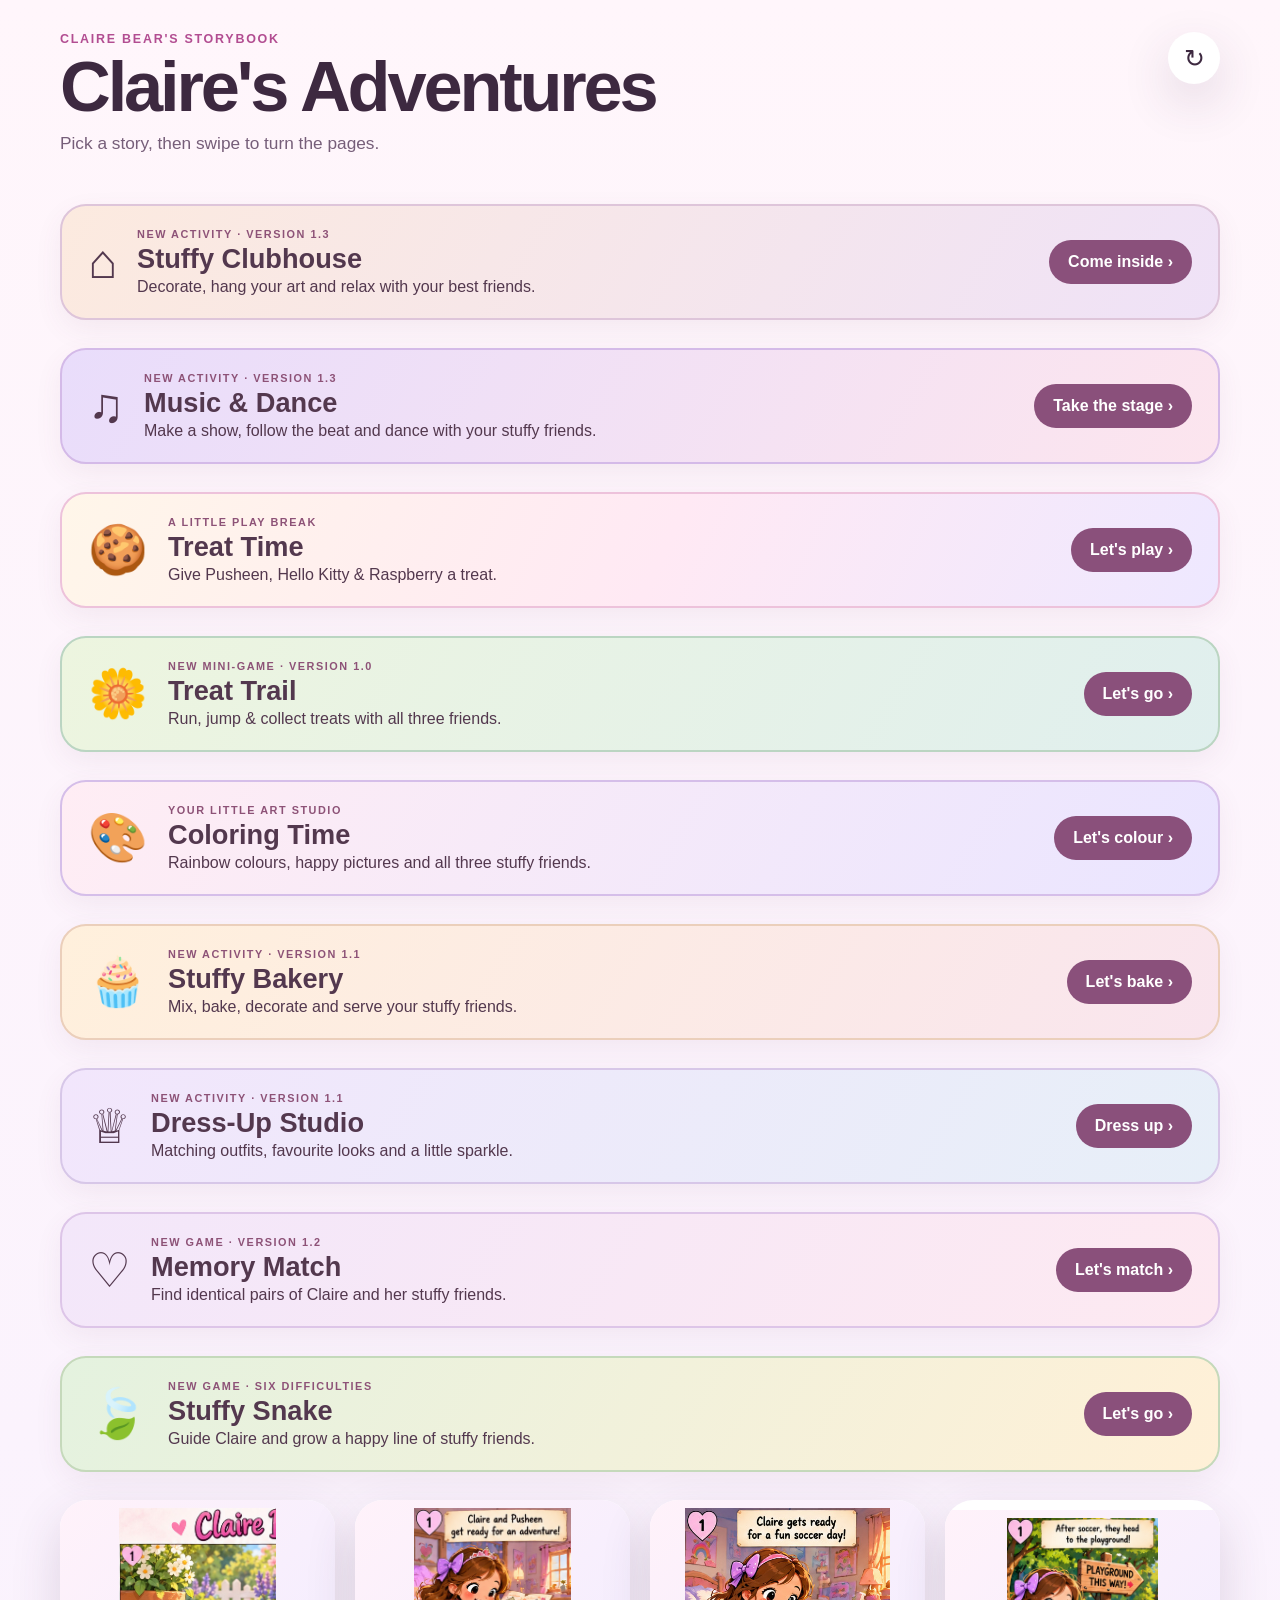
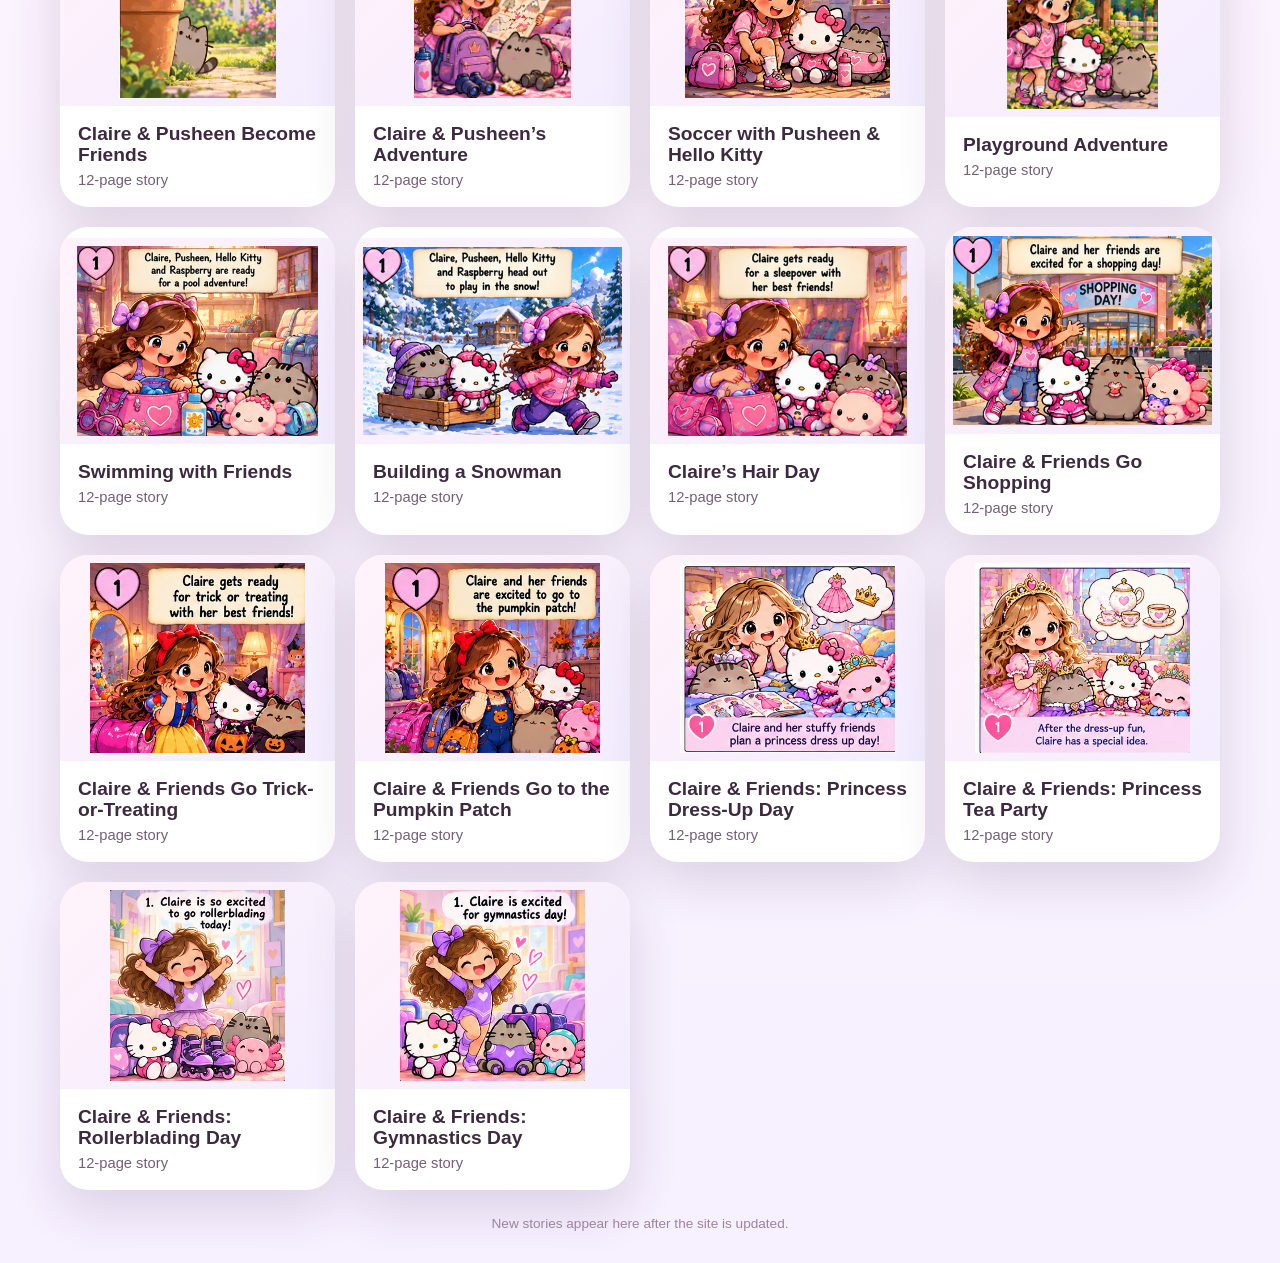
<file: index.html>
<!doctype html>
<html lang="en">
<head>
  <meta charset="utf-8" />
  <meta name="viewport" content="width=device-width,initial-scale=1,viewport-fit=cover" />
  <meta name="theme-color" content="#f5c6e8" />
  <meta name="apple-mobile-web-app-capable" content="yes" />
  <meta name="apple-mobile-web-app-status-bar-style" content="black-translucent" />
  <meta name="apple-mobile-web-app-title" content="Claire Stories" />
  <link rel="apple-touch-icon" href="apple-touch-icon.png" />
  <link rel="manifest" href="manifest.webmanifest" />
  <link rel="stylesheet" href="styles.css" />
  <link rel="stylesheet" href="treat-time.css?v=1" />
  <script src="site-update.js?v=7" defer></script>
  <title>Claire's Adventures</title>
</head>
<body>
  <main id="app" aria-live="polite">
    <section id="library" class="screen library-screen">
      <header class="library-header">
        <div>
          <p class="eyebrow">CLAIRE BEAR'S STORYBOOK</p>
          <h1>Claire's Adventures</h1>
          <p class="intro">Pick a story, then swipe to turn the pages.</p>
        </div>
        <button id="refreshBtn" class="round-btn" type="button" aria-label="Check for new stories" title="Check for new stories">↻</button>
      </header>
      <div id="status" class="status" role="status"></div>
      <a class="treat-entry" id="clubhouseLink" href="clubhouse.html" style="background:linear-gradient(120deg,#fceadf,#efe2f7);border-color:#dec5da">
        <span class="entry-cookie" aria-hidden="true">&#8962;</span>
        <span><span class="entry-label">NEW ACTIVITY &middot; VERSION 1.3</span><strong>Stuffy Clubhouse</strong><span>Decorate, hang your art and relax with your best friends.</span></span>
        <span class="entry-go">Come inside &#8250;</span>
      </a>
      <a class="treat-entry" id="musicDanceLink" href="music-dance.html" style="background:linear-gradient(120deg,#e9ddfb,#fce5ee);border-color:#d4bae8">
        <span class="entry-cookie" aria-hidden="true">&#9835;</span>
        <span><span class="entry-label">NEW ACTIVITY &middot; VERSION 1.3</span><strong>Music &amp; Dance</strong><span>Make a show, follow the beat and dance with your stuffy friends.</span></span>
        <span class="entry-go">Take the stage &#8250;</span>
      </a>
      <a class="treat-entry" id="treatTimeLink" href="treat-time.html">
        <span class="entry-cookie" aria-hidden="true">&#127850;</span>
        <span><span class="entry-label">A LITTLE PLAY BREAK</span><strong>Treat Time</strong><span>Give Pusheen, Hello Kitty &amp; Raspberry a treat.</span></span>
        <span class="entry-go">Let's play &#8250;</span>
      </a>
      <a class="treat-entry" id="treatTrailLink" href="treat-trail.html" style="background:linear-gradient(120deg,#edf5df,#e0efee);border-color:#bbd5c2">
        <span class="entry-cookie" aria-hidden="true">&#127804;</span>
        <span><span class="entry-label">NEW MINI-GAME &middot; VERSION 1.0</span><strong>Treat Trail</strong><span>Run, jump &amp; collect treats with all three friends.</span></span>
        <span class="entry-go">Let's go &#8250;</span>
      </a>
      <a class="treat-entry" id="coloringTimeLink" href="coloring-time.html" style="background:linear-gradient(120deg,#ffedf4,#eae5ff);border-color:#d5bee9">
        <span class="entry-cookie" aria-hidden="true">&#127912;</span>
        <span><span class="entry-label">YOUR LITTLE ART STUDIO</span><strong>Coloring Time</strong><span>Rainbow colours, happy pictures and all three stuffy friends.</span></span>
        <span class="entry-go">Let's colour &#8250;</span>
      </a>
      <a class="treat-entry" id="bakeryLink" href="bakery.html" style="background:linear-gradient(120deg,#fff0dc,#f9e5ee);border-color:#ebcfbb">
        <span class="entry-cookie" aria-hidden="true">&#129473;</span>
        <span><span class="entry-label">NEW ACTIVITY &middot; VERSION 1.1</span><strong>Stuffy Bakery</strong><span>Mix, bake, decorate and serve your stuffy friends.</span></span>
        <span class="entry-go">Let's bake &#8250;</span>
      </a>
      <a class="treat-entry" id="dressUpLink" href="dress-up.html" style="background:linear-gradient(120deg,#f2e6fc,#e7eff8);border-color:#d7c7e8">
        <span class="entry-cookie" aria-hidden="true">&#9813;</span>
        <span><span class="entry-label">NEW ACTIVITY &middot; VERSION 1.1</span><strong>Dress-Up Studio</strong><span>Matching outfits, favourite looks and a little sparkle.</span></span>
        <span class="entry-go">Dress up &#8250;</span>
      </a>
      <a class="treat-entry" id="memoryMatchLink" href="memory-match.html" style="background:linear-gradient(120deg,#f3e7fa,#fde9f1);border-color:#ddc5e8">
        <span class="entry-cookie" aria-hidden="true">&#9825;</span>
        <span><span class="entry-label">NEW GAME &middot; VERSION 1.2</span><strong>Memory Match</strong><span>Find identical pairs of Claire and her stuffy friends.</span></span>
        <span class="entry-go">Let's match &#8250;</span>
      </a>
      <a class="treat-entry" id="stuffySnakeLink" href="stuffy-snake.html" style="background:linear-gradient(120deg,#e4f2df,#fff0d7);border-color:#c5d9bb">
        <span class="entry-cookie" aria-hidden="true">&#127811;</span>
        <span><span class="entry-label">NEW GAME &middot; SIX DIFFICULTIES</span><strong>Stuffy Snake</strong><span>Guide Claire and grow a happy line of stuffy friends.</span></span>
        <span class="entry-go">Let's go &#8250;</span>
      </a>
      <div id="storyGrid" class="story-grid"></div>
      <footer class="library-footer">New stories appear here after the site is updated.</footer>
    </section>

    <section id="reader" class="screen reader-screen hidden" aria-label="Story reader">
      <div class="reader-topbar">
        <button id="homeBtn" class="pill-btn" type="button">‹ Stories</button>
        <div class="reader-title-wrap">
          <div id="readerTitle" class="reader-title"></div>
          <div id="pageCount" class="page-count"></div>
        </div>
        <button id="moreBtn" class="pill-btn icon-only" type="button" aria-label="Reader options">•••</button>
      </div>

      <div id="stage" class="stage" tabindex="0">
        <button id="prevBtn" class="nav-zone nav-zone-left" type="button" aria-label="Previous page">‹</button>
        <div id="pageWrap" class="page-wrap">
          <img id="pageImage" class="page-image" alt="Story page" draggable="false" />
        </div>
        <button id="nextBtn" class="nav-zone nav-zone-right" type="button" aria-label="Next page">›</button>
      </div>

      <div class="reader-bottom">
        <div id="dots" class="dots" aria-hidden="true"></div>
        <button id="againBtn" class="again-btn hidden" type="button">Read Again</button>
      </div>

      <div id="readerMenu" class="reader-menu hidden">
        <button id="fitToggle" type="button">Fill screen: Off</button>
        <button id="closeMenu" type="button">Close</button>
      </div>
    </section>
  </main>
  <script src="app.js"></script>
</body>
</html>
</file>
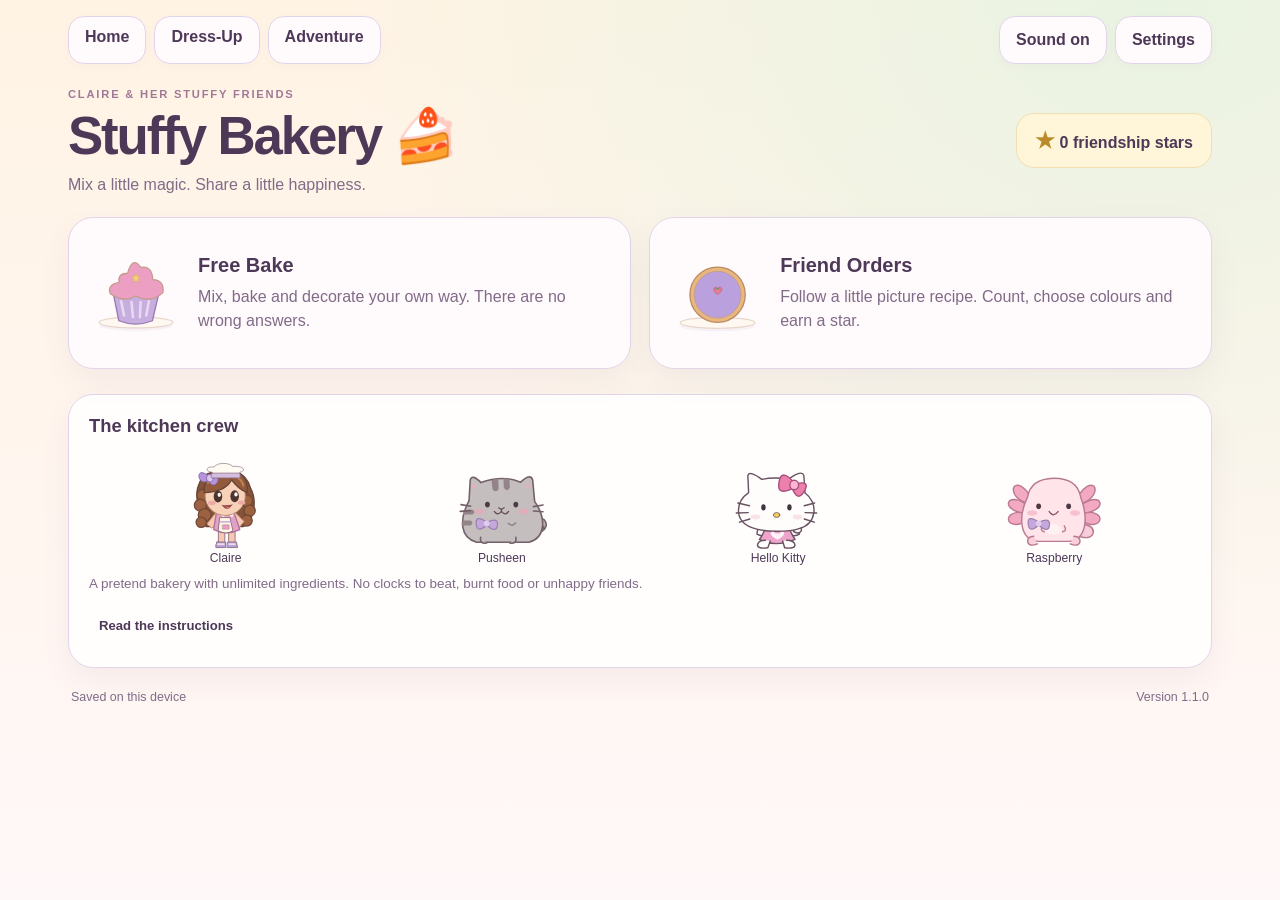
<file: bakery.html>
<!doctype html><html lang="en"><head><meta charset="utf-8"><meta name="viewport" content="width=device-width,initial-scale=1,viewport-fit=cover"><meta name="theme-color" content="#f3d8e8"><meta name="apple-mobile-web-app-capable" content="yes"><meta name="apple-mobile-web-app-title" content="Claire Adventures"><link rel="manifest" href="manifest.webmanifest"><link rel="apple-touch-icon" href="apple-touch-icon.png"><link rel="stylesheet" href="studios/style.css?v=1.1.0"><script src="site-update.js?v=6" defer></script><script type="module" src="studios/bakery.js?v=1.1.0"></script><title>Stuffy Bakery | Claire Adventures</title></head><body class="bakery"><main class="shell"><header class="topbar"><nav class="nav-links" aria-label="Activities"><a class="soft" href="./" data-leave>Home</a><a class="soft" href="dress-up.html" data-leave>Dress-Up</a><a class="soft" href="treat-trail.html" data-leave>Adventure</a></nav><div class="top-tools"><button id="soundToggle" class="soft" aria-pressed="false">Sound on</button><button id="settingsOpen" class="soft" aria-label="Sound and comfort settings">Settings</button></div></header><div class="hero"><div><span class="eyebrow">CLAIRE &amp; HER STUFFY FRIENDS</span><h1>Stuffy Bakery &#127856;</h1><p>Mix a little magic. Share a little happiness.</p></div><div class="star-bank" id="starBank" aria-live="polite"><span>&#9733;</span> <b id="starTotal">0</b> friendship stars</div></div><section id="bakeryWelcome"></section><section id="bakeryPlay" hidden><ol class="stepper" id="stepper" aria-label="Baking steps"></ol><div class="kitchen-layout"><div class="kitchen-main"><section class="kitchen-scene" id="scene"></section><section id="bakeTools"></section><div class="actions"><button id="newBake" class="soft">Change bake</button><button id="bakeryMenu" class="soft">Bakery menu</button></div></div><aside class="kitchen-side" id="kitchenSide"><section class="order-card" id="orderCard"></section><section class="friends-panel" id="friendsPanel"></section></aside></div></section><section class="panel" id="bakeAlbum" hidden style="margin-top:22px"></section><footer class="footer"><span id="studioSave" role="status">Your play saves on this device.</span><span id="offlineStatus">Version 1.1.0</span></footer><noscript><p>Please enable JavaScript to play. <a href="./">Back to stories</a></p></noscript></main></body></html>
</file>
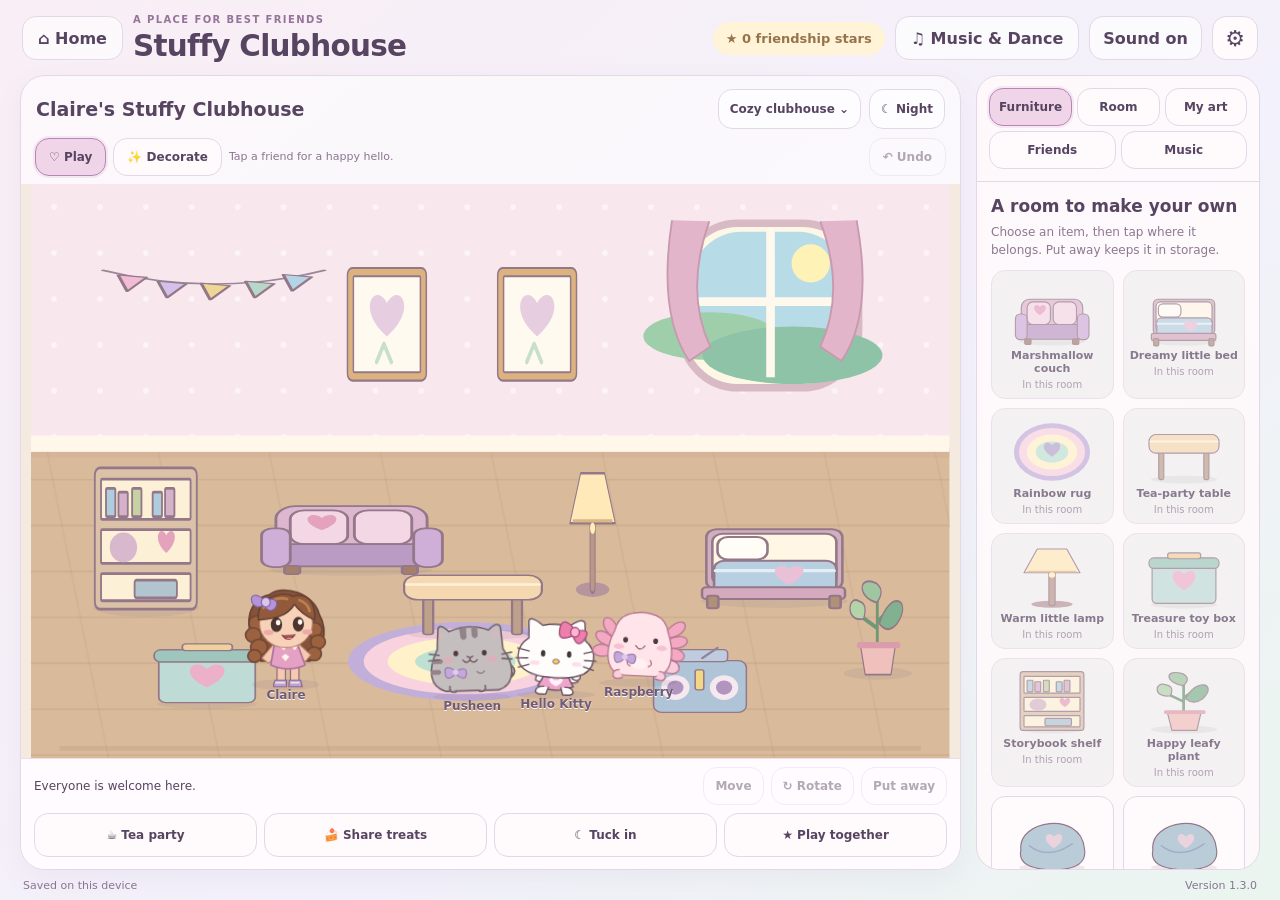
<file: clubhouse.html>
<!doctype html><html lang="en"><head><meta charset="utf-8"><meta name="viewport" content="width=device-width,initial-scale=1,viewport-fit=cover"><meta name="theme-color" content="#f5c6e8"><meta name="apple-mobile-web-app-capable" content="yes"><link rel="apple-touch-icon" href="apple-touch-icon.png"><link rel="manifest" href="manifest.webmanifest"><link rel="stylesheet" href="club-stage/style.css?v=1.3.0"><script src="site-update.js?v=7" defer></script><script type="module" src="club-stage/clubhouse.js?v=1.3.0"></script><title>Stuffy Clubhouse | Claire's Adventures</title></head>
<body class="club-page"><header class="activity-header"><a class="quiet home-link" id="homeLink" href="./">&#8962; Home</a><div class="activity-title"><span class="eyebrow">A PLACE FOR BEST FRIENDS</span><h1>Stuffy Clubhouse</h1></div><span class="star-total" id="starTotal"></span><a class="quiet cross-link" id="stageLink" href="music-dance.html">&#9835; Music &amp; Dance</a><button class="quiet" id="soundButton">Sound on</button><button class="icon-button" id="settingsButton" aria-label="Settings">&#9881;</button></header>
<main class="club-layout"><section class="room-panel"><div class="room-heading"><h2 id="roomName">Claire's Stuffy Clubhouse</h2><button class="quiet" id="roomsButton">Rooms &#8964;</button><button class="quiet" id="nightButton">&#9790; Night</button></div><div class="modebar"><button id="playMode" class="selected">&#9825; Play</button><button id="decorateMode">&#10024; Decorate</button><span id="roomHint">Tap a friend for a happy hello.</span><button class="quiet" id="undoRoom" disabled>&#8630; Undo</button></div>
<div class="room-viewport" id="roomViewport"><div class="room-world" id="roomWorld"><svg id="roomScene" viewBox="0 0 960 600" role="img" aria-label="Your decorated clubhouse"><g id="roomBackground"></g><g id="roomItems"></g><g id="roomPreview"></g></svg><div id="roomFriends" class="room-friends"></div></div></div>
<div class="selection-bar" id="selectionBar"><span id="selectedLabel">Everyone is welcome here.</span><button id="moveItem" class="quiet" disabled>Move</button><button id="rotateItem" class="quiet" disabled>&#8635; Rotate</button><button id="storeItem" class="quiet" disabled>Put away</button><button id="cancelPlace" class="quiet" hidden>Cancel</button></div>
<div class="room-actions"><button data-activity="tea">&#9749; Tea party</button><button data-activity="snack">&#127856; Share treats</button><button data-activity="nap">&#9790; Tuck in</button><button data-activity="play">&#9733; Play together</button></div>
</section><aside class="club-sidebar"><nav id="roomTabs" class="tool-tabs" aria-label="Clubhouse tools"><button data-tab="furniture" class="selected">Furniture</button><button data-tab="room">Room</button><button data-tab="pictures">My art</button><button data-tab="friends">Friends</button><button data-tab="music">Music</button></nav><div id="clubTools" class="tools-content"></div></aside></main>
<footer class="activity-footer"><span id="saveStatus">Your room saves on this device.</span><span id="offlineStatus">Version 1.3.0</span></footer><dialog id="activityDialog" class="activity-dialog"></dialog><div id="notice" role="status" class="notice"></div><noscript>This activity needs JavaScript enabled.</noscript></body></html>
</file>
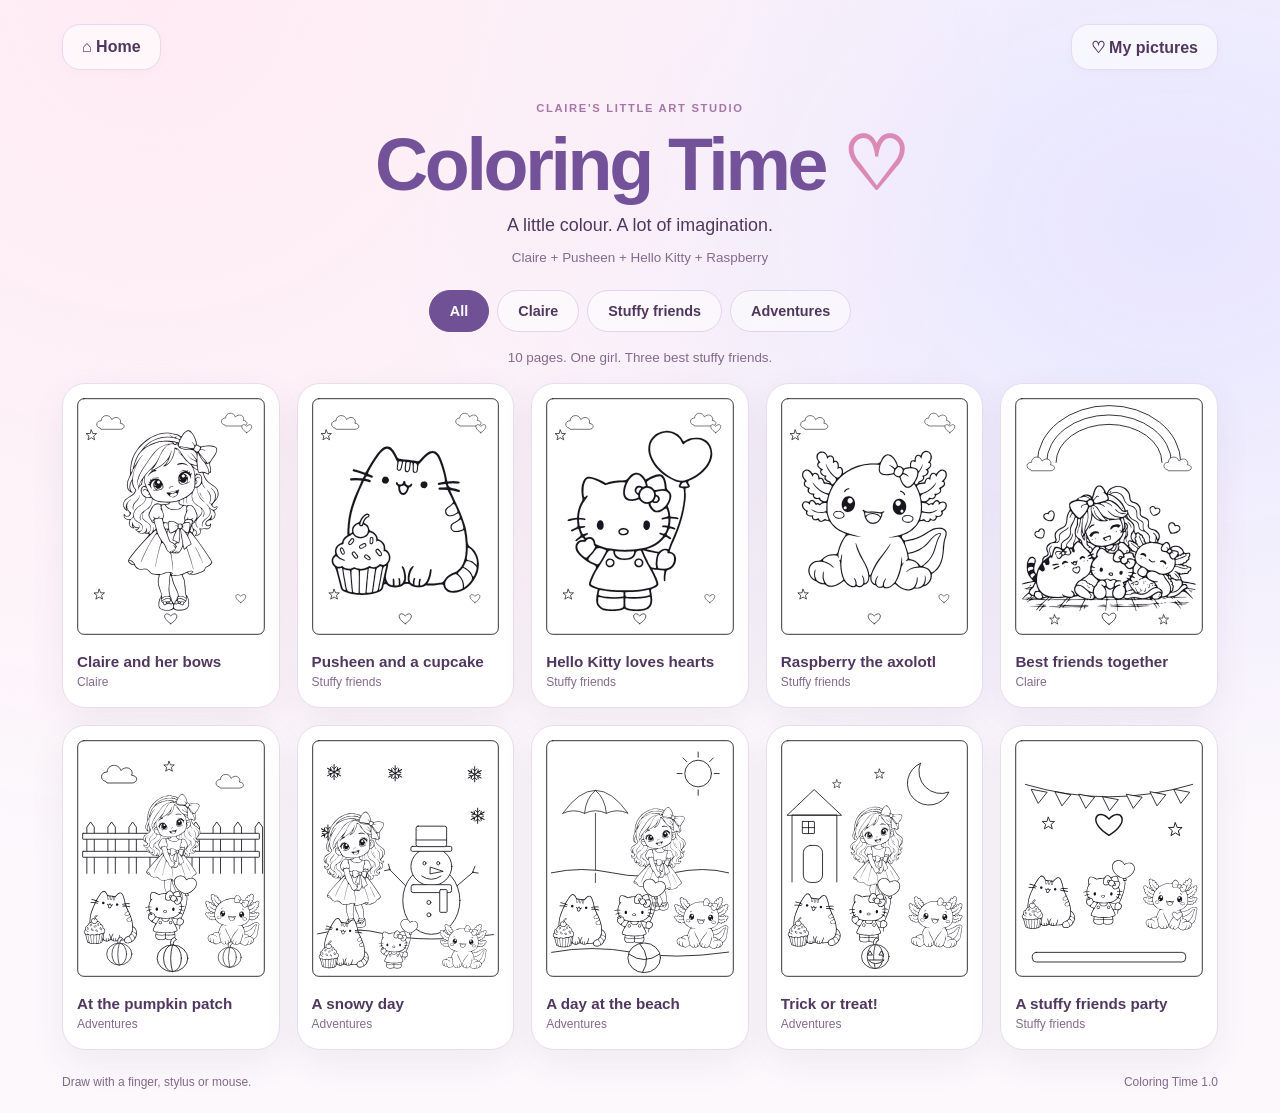
<file: coloring-time.html>
<!doctype html>
<html lang="en">
<head>
 <meta charset="utf-8"><meta name="viewport" content="width=device-width,initial-scale=1,viewport-fit=cover">
 <meta name="theme-color" content="#f5d5ed"><meta name="apple-mobile-web-app-capable" content="yes">
 <meta name="apple-mobile-web-app-title" content="Claire Stories">
 <link rel="apple-touch-icon" href="apple-touch-icon.png"><link rel="manifest" href="manifest.webmanifest">
 <link rel="stylesheet" href="coloring/style.css?v=1.0.0">
 <script src="site-update.js?v=5" defer></script><script type="module" src="coloring/app.js?v=1.0.0"></script>
 <title>Coloring Time | Claire's Adventures</title>
</head>
<body>
 <main>
  <section id="gallery" class="gallery">
   <header class="gallery-head"><a class="soft-button" href="./">&#8962; Home</a><button class="soft-button" id="myPictures" aria-pressed="false">&#9825; My pictures</button></header>
   <div class="welcome"><span class="eyebrow">CLAIRE'S LITTLE ART STUDIO</span><h1>Coloring Time <span aria-hidden="true">&#9825;</span></h1><p>A little colour. A lot of imagination.</p><span class="cast">Claire + Pusheen + Hello Kitty + Raspberry</span></div>
   <nav id="categories" class="categories" aria-label="Page categories"></nav>
   <p id="galleryStatus" class="gallery-status" role="status">Opening the art studio...</p>
   <div id="pageGrid" class="page-grid"></div>
   <footer><span>Draw with a finger, stylus or mouse.</span><span id="offlineStatus">Coloring Time 1.0</span></footer>
  </section>
  <section id="editor" class="editor" hidden aria-label="Coloring studio">
   <header class="studio-head"><button id="backGallery" class="soft-button">&#8249; Gallery</button><div><span class="eyebrow">MAKE IT YOURS</span><h2 id="pageTitle">Your picture</h2></div><button id="savePicture" class="save-button">Save picture</button></header>
   <div class="workspace">
    <aside class="tools" aria-label="Drawing tools">
     <div class="tool-pair"><button id="rainbow" class="tool rainbow selected" aria-pressed="true"><span aria-hidden="true">&#127752;</span>Rainbow brush</button><button id="eraser" class="tool" aria-pressed="false"><span aria-hidden="true">&#9649;</span>Eraser</button></div>
     <fieldset class="sizes"><legend>Brush size</legend><div><button data-size="10" aria-label="Small brush" aria-pressed="false"><i style="width:7px;height:7px"></i></button><button data-size="26" class="selected" aria-label="Medium brush" aria-pressed="true"><i style="width:15px;height:15px"></i></button><button data-size="52" aria-label="Large brush" aria-pressed="false"><i style="width:24px;height:24px"></i></button></div></fieldset>
     <div class="history-tools"><button id="undo" class="soft-button" disabled>&#8630; Undo</button><button id="redo" class="soft-button" disabled>&#8631; Redo</button><button id="clear" class="soft-button clear-button">Clear page</button></div>
    </aside>
    <div id="paperArea" class="paper-area"><div id="paper" class="paper"><canvas id="paint" width="800" height="1000" aria-label="Draw your colours on this page. Choose the rainbow brush or a colour first."></canvas><img id="lineArt" alt="" draggable="false"></div><div id="loadingPage" class="loading" hidden>Opening your picture...</div></div>
    <aside class="colours" aria-label="Colour palettes"><label for="palette">Choose your colours</label><select id="palette"><option value="bright">Bright</option><option value="pastel">Pastel</option><option value="nature">Nature</option><option value="skin">Skin &amp; hair</option></select><div id="swatches" class="swatches" role="group" aria-label="Choose a colour"></div><p id="toolStatus" class="tool-status">Rainbow brush</p><p class="tip">The outlines stay safe,<br>even when you erase.</p></aside>
   </div>
   <footer class="studio-foot"><span id="saveStatus" role="status" aria-live="polite">Your colours save on this device.</span><span>Made with imagination &#9825;</span></footer>
  </section>
 </main>
 <div id="clearDialog" class="modal" hidden role="dialog" aria-modal="true" aria-labelledby="clearTitle"><div class="dialog-card"><span class="dialog-icon" aria-hidden="true">&#9825;</span><h2 id="clearTitle">A fresh start?</h2><p>This clears your colours on this page, not the outlines. You can Undo it.</p><div class="dialog-actions"><button id="cancelClear" class="soft-button">Keep my picture</button><button id="confirmClear" class="save-button">Yes, clear colours</button></div></div></div>
 <div id="exportDialog" class="modal" hidden role="dialog" aria-modal="true" aria-labelledby="exportTitle"><div class="dialog-card export-card"><button id="closeExport" class="close-button" aria-label="Close saved picture preview">&#215;</button><h2 id="exportTitle">Made by Claire &#9825;</h2><p id="exportStatus" role="status">Getting your picture ready...</p><img id="exportPreview" alt="Your finished colouring picture"><div class="dialog-actions"><a id="downloadPicture" class="save-button" download>Download PNG</a><button id="sharePicture" class="soft-button" hidden>Share / Save to Photos</button></div><p class="small-note">Your in-progress colours also stay in My pictures on this device.</p></div></div>
 <div id="toast" class="toast" role="status"></div>
 <noscript><p class="noscript">Turn on JavaScript to use the colouring tools. <a href="./">Back to Stories</a></p></noscript>
</body>
</html>
</file>
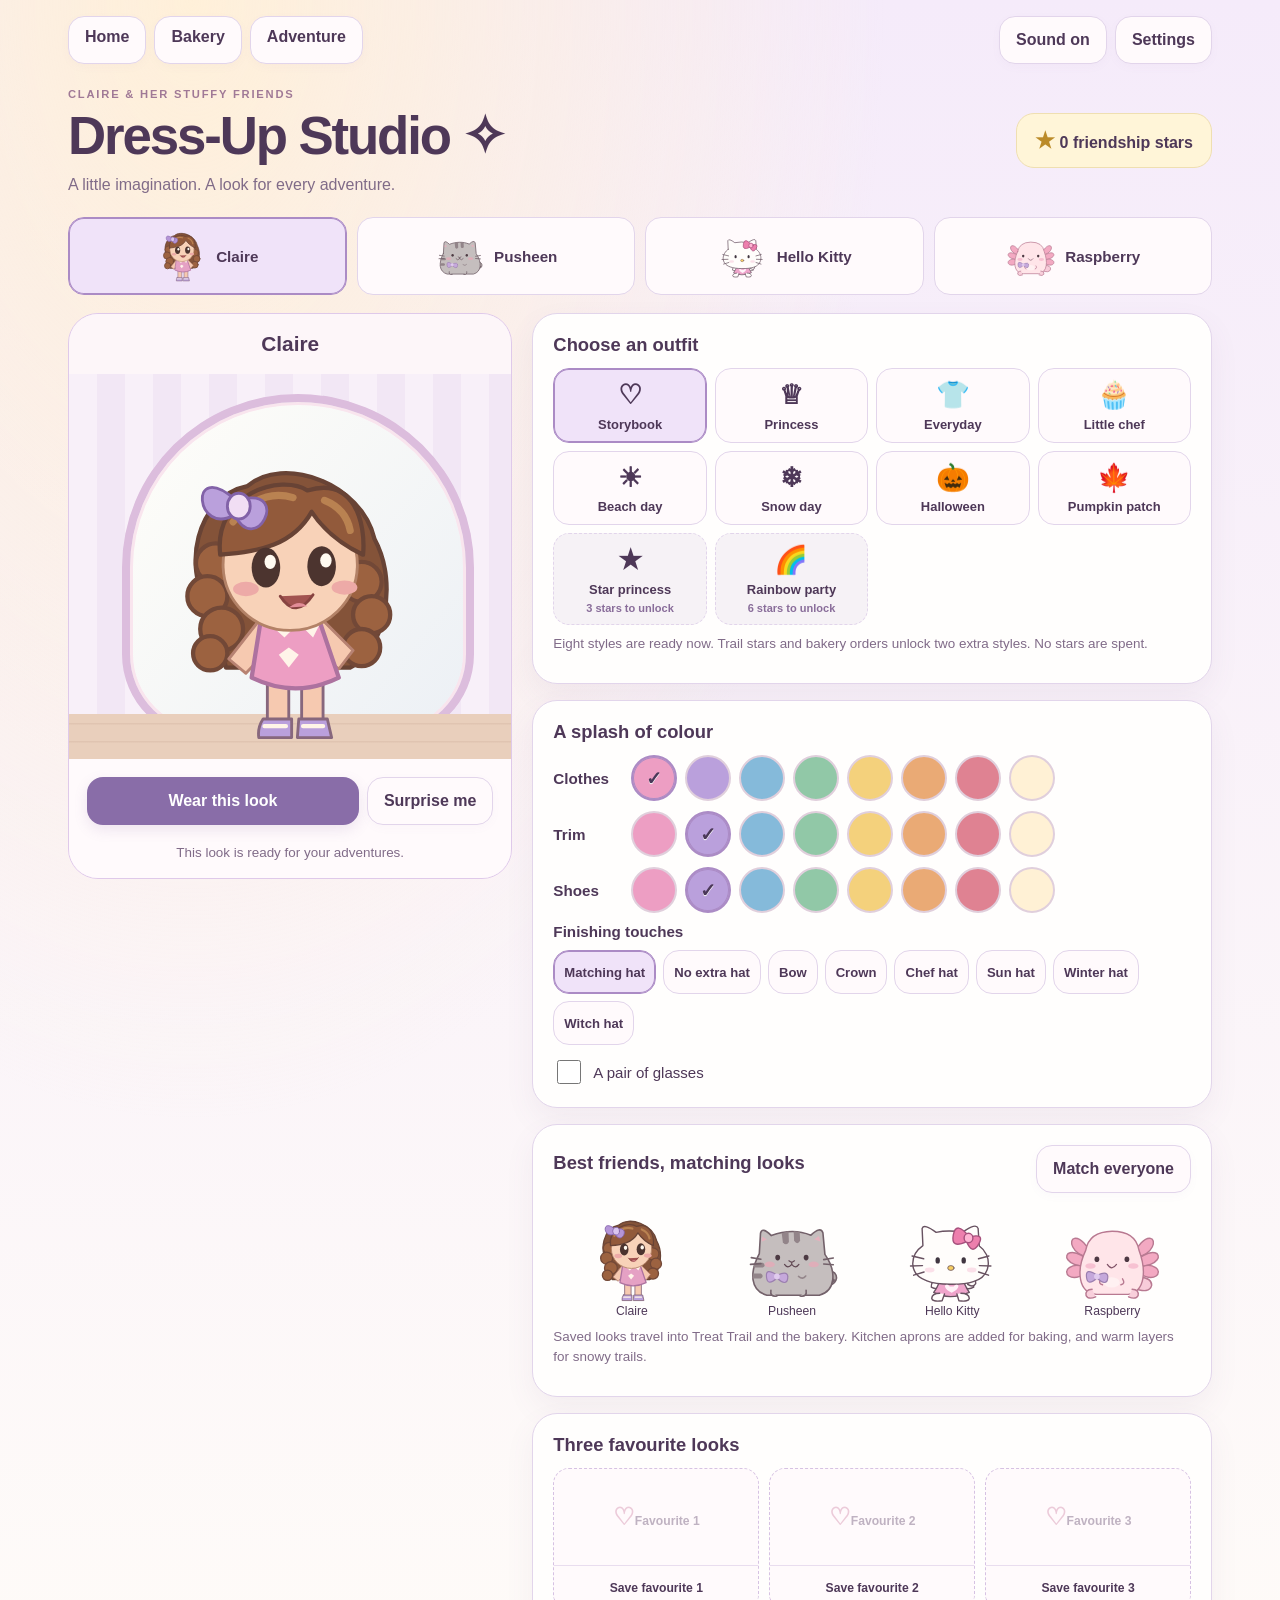
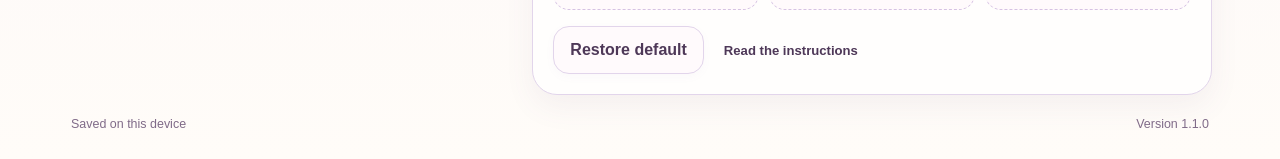
<file: dress-up.html>
<!doctype html><html lang="en"><head><meta charset="utf-8"><meta name="viewport" content="width=device-width,initial-scale=1,viewport-fit=cover"><meta name="theme-color" content="#f3d8e8"><meta name="apple-mobile-web-app-capable" content="yes"><meta name="apple-mobile-web-app-title" content="Claire Adventures"><link rel="manifest" href="manifest.webmanifest"><link rel="apple-touch-icon" href="apple-touch-icon.png"><link rel="stylesheet" href="studios/style.css?v=1.1.0"><script src="site-update.js?v=6" defer></script><script type="module" src="studios/dress-up.js?v=1.1.0"></script><title>Dress-Up Studio | Claire Adventures</title></head><body class="dress-up"><main class="shell"><header class="topbar"><nav class="nav-links" aria-label="Activities"><a class="soft" href="./" data-leave>Home</a><a class="soft" href="bakery.html" data-leave>Bakery</a><a class="soft" href="treat-trail.html" data-leave>Adventure</a></nav><div class="top-tools"><button id="soundToggle" class="soft" aria-pressed="false">Sound on</button><button id="settingsOpen" class="soft" aria-label="Sound and comfort settings">Settings</button></div></header><div class="hero"><div><span class="eyebrow">CLAIRE &amp; HER STUFFY FRIENDS</span><h1>Dress-Up Studio &#10023;</h1><p>A little imagination. A look for every adventure.</p></div><div class="star-bank" id="starBank" aria-live="polite"><span>&#9733;</span> <b id="starTotal">0</b> friendship stars</div></div><div id="castTabs" class="cast-tabs" role="group" aria-label="Choose a character"></div><div class="wardrobe-layout"><section class="dressing-room"><div class="room-title" id="characterName">Claire</div><div class="mirror"><div class="avatar-main" id="avatarPreview"></div></div><div class="room-actions"><button id="wearLook" class="primary">Wear this look</button><button id="randomLook" class="soft">Surprise me</button></div><p id="lookHint" class="look-hint note">Pick a look. Make it yours.</p></section><div class="outfit-panels"><section class="panel"><h2>Choose an outfit</h2><div id="styleChoices" class="style-choices"></div><p class="note">Eight styles are ready now. Trail stars and bakery orders unlock two extra styles. No stars are spent.</p></section><section class="panel"><h2>A splash of colour</h2><div id="colourChoices"></div><h3>Finishing touches</h3><div id="headChoices" class="head-choices"></div><label class="checkline"><input type="checkbox" id="glassesChoice"> A pair of glasses</label></section><section class="panel"><div class="decor-head"><h2>Best friends, matching looks</h2><button id="matchAll" class="soft">Match everyone</button></div><div id="matchingPreview" class="mini-lineup"></div><p class="note">Saved looks travel into Treat Trail and the bakery. Kitchen aprons are added for baking, and warm layers for snowy trails.</p></section><section class="panel"><h2>Three favourite looks</h2><div id="favorites" class="favorites"></div><div class="actions"><button id="defaultLook" class="soft">Restore default</button><button class="read-help" data-read="Choose Claire or a stuffy friend. Pick clothes and colours. Tap Wear this look to use it in your adventures.">Read the instructions</button></div></section></div></div><footer class="footer"><span id="studioSave" role="status">Your play saves on this device.</span><span id="offlineStatus">Version 1.1.0</span></footer><noscript><p>Please enable JavaScript to play. <a href="./">Back to stories</a></p></noscript></main></body></html>
</file>
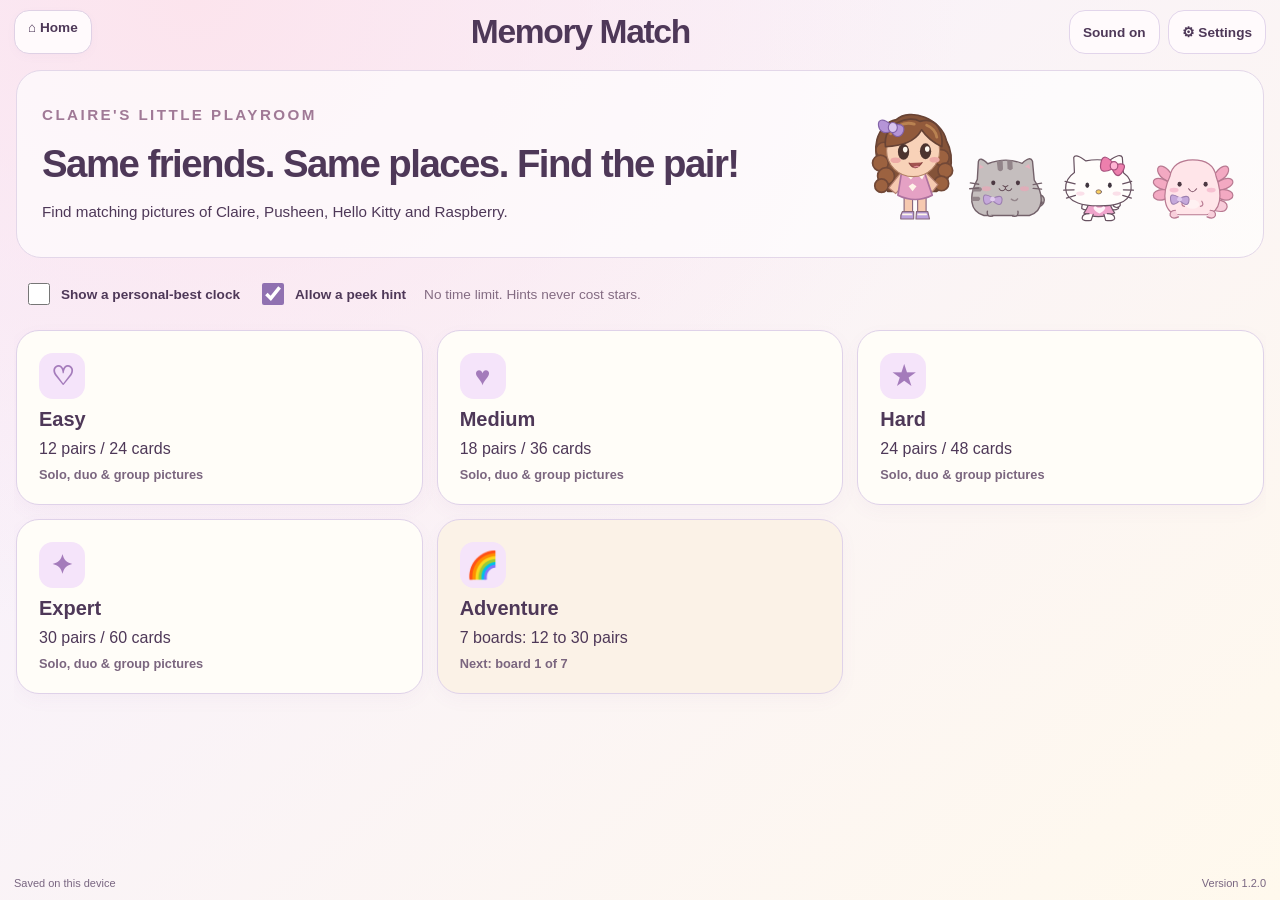
<file: memory-match.html>
<!doctype html><html lang="en"><head><meta charset="utf-8"><meta name="viewport" content="width=device-width,initial-scale=1,viewport-fit=cover"><meta name="theme-color" content="#f5c6e8"><meta name="apple-mobile-web-app-capable" content="yes"><link rel="manifest" href="manifest.webmanifest"><link rel="apple-touch-icon" href="apple-touch-icon.png"><link rel="stylesheet" href="studios/style.css?v=1.2.0"><link rel="stylesheet" href="arcade/style.css?v=1.2.0"><title>Memory Match - Claire Adventures</title><script src="site-update.js?v=7" defer></script><script type="module" src="arcade/memory-app.js?v=1.2.0"></script></head><body class="arcade memory"><main class="arcade-shell"><header class="arcade-header"><a href="./" id="homeLink" class="soft">&#8962; Home</a><h1>Memory Match</h1><div><button id="soundToggle">Sound on</button><button id="settingsOpen" aria-label="Sound and gentle effects settings">&#9881; Settings</button></div></header><section id="menu" class="arcade-menu"><div class="menu-hero"><div><p class="eyebrow">CLAIRE'S LITTLE PLAYROOM</p><h2>Same friends. Same places. Find the pair!</h2><p>Find matching pictures of Claire, Pusheen, Hello Kitty and Raspberry.</p></div><div class="menu-friends" id="menuFriends"></div></div><div class="menu-options"><label><input id="timerOption" type="checkbox"> Show a personal-best clock</label><label><input id="hintOption" type="checkbox" checked> Allow a peek hint</label><span>No time limit. Hints never cost stars.</span></div><div id="difficultyCards" class="difficulty-cards"></div></section><section id="play" class="arcade-play" hidden><div class="game-hud"><strong id="boardName"></strong><div class="stats"><span>Pairs <b id="pairsFound">0</b></span><span>Moves <b id="moveCount">0</b></span><span id="timerStat" hidden>Time <b id="clock">0:00</b></span></div><button id="pauseButton" class="soft">&#10074;&#10074; Pause</button></div><div class="memory-grid" id="memoryGrid" aria-label="Memory card board"></div><div class="play-actions"><span id="memoryMessage" role="status"></span><button id="inspectButton">Look closer</button><button id="hintButton">&#10024; Peek hint</button><button id="readRules">&#9835; Rules</button><button id="restartButton">Start again</button><button id="boardMenu">Modes</button></div></section><footer class="arcade-footer"><span id="studioSave"></span><span id="offlineStatus">Version 1.2.0</span></footer></main><div id="gameLayer" class="game-layer" hidden><section class="layer-card" role="dialog" aria-modal="true" aria-labelledby="layerTitle"><h2 id="layerTitle"></h2><p id="layerText"></p><div id="layerArt"></div><div id="layerButtons"></div></section></div><div id="party" class="arcade-party" aria-hidden="true"></div><noscript>Please turn on JavaScript to play these activities.</noscript></body></html>
</file>
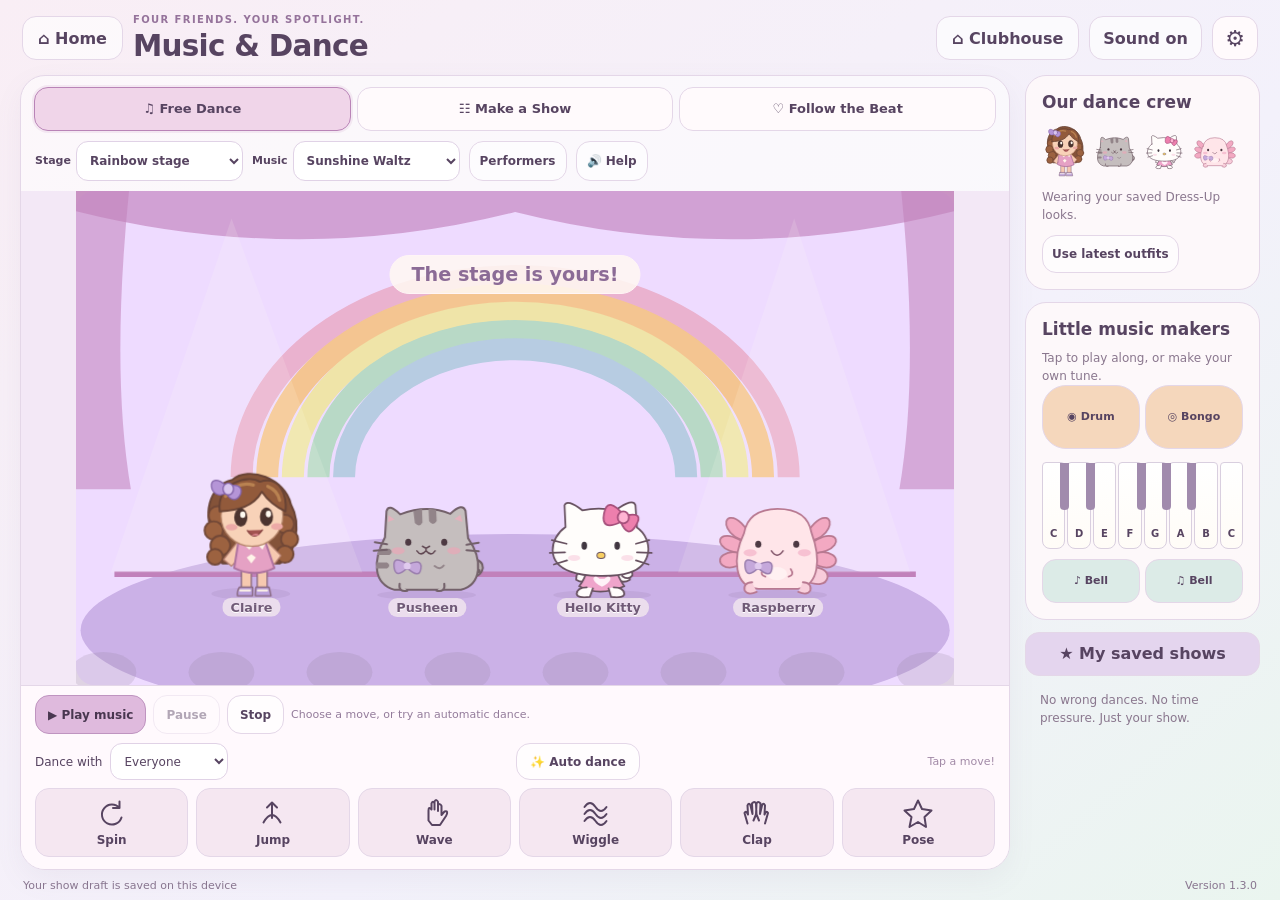
<file: music-dance.html>
<!doctype html><html lang="en"><head><meta charset="utf-8"><meta name="viewport" content="width=device-width,initial-scale=1,viewport-fit=cover"><meta name="theme-color" content="#f5c6e8"><meta name="apple-mobile-web-app-capable" content="yes"><link rel="apple-touch-icon" href="apple-touch-icon.png"><link rel="manifest" href="manifest.webmanifest"><link rel="stylesheet" href="club-stage/style.css?v=1.3.0"><script src="site-update.js?v=7" defer></script><script type="module" src="club-stage/dance.js?v=1.3.0"></script><title>Music &amp; Dance | Claire's Adventures</title></head>
<body class="dance-page"><header class="activity-header"><a class="quiet home-link" id="homeLink" href="./">&#8962; Home</a><div class="activity-title"><span class="eyebrow">FOUR FRIENDS. YOUR SPOTLIGHT.</span><h1>Music &amp; Dance</h1></div><a class="quiet cross-link" id="clubLink" href="clubhouse.html">&#8962; Clubhouse</a><button id="soundButton" class="quiet">Sound on</button><button id="settingsButton" class="icon-button" aria-label="Settings">&#9881;</button></header>
<main class="dance-layout"><section class="show-main"><nav class="dance-tabs" aria-label="Dance mode"><button data-mode="free" class="selected">&#9835; Free Dance</button><button data-mode="show">&#9783; Make a Show</button><button data-mode="beat">&#9825; Follow the Beat</button></nav><div class="show-toolbar"><label>Stage <select id="stageSelect"></select></label><label>Music <select id="trackSelect"></select></label><button class="quiet" id="chooseCast">Performers</button><button class="quiet" id="readHelp" data-read="Choose a song. Tap a move to dance. Make a Show lets you put moves in order. Follow the Beat has picture notes to tap.">&#128266; Help</button></div>
<div class="stage-viewport" id="stageViewport"><div class="stage-world" id="stageWorld"><svg id="stageScene" viewBox="0 0 960 540" role="img" aria-label="Stuffy dance stage"></svg><div id="performers" class="performers"></div><div id="stageBanner" class="stage-banner" role="status">The stage is yours!</div><div id="stageSparkles" aria-hidden="true"></div></div></div>
<div class="transport"><button class="primary" id="playMusic">&#9654; Play music</button><button class="quiet" id="pauseShow" disabled>Pause</button><button class="quiet" id="stopShow">Stop</button><span id="transportText" role="status">Tap Play to begin. Nothing plays by itself.</span></div>
<section id="freePanel" class="mode-panel"><div class="move-heading"><label>Dance with <select id="targetSelect"><option value="all">Everyone</option></select></label><button id="autoDance" class="quiet">&#10024; Auto dance</button><span>Tap a move!</span></div><div id="freeMoves" class="move-buttons"></div></section>
<section id="showPanel" class="mode-panel" hidden><div class="routine-toolbar"><label>Show name <input id="showName" maxlength="55" value="Claire's Happy Show"></label><label>Moves <select id="routineLength"><option>8</option><option>12</option><option>16</option><option>24</option></select></label><button id="saveShow" class="primary">Save show</button><button id="openShows" class="quiet">My shows</button></div><div id="sequence" class="sequence" aria-label="Dance move sequence"></div><div class="sequence-tools"><span id="slotStatus">Choose a slot, then a move.</span><button id="tileLeft" aria-label="Move selected tile left">&#8592;</button><button id="tileRight" aria-label="Move selected tile right">&#8594;</button><button id="tileRemove">Remove</button><label>Who? <select id="tileTarget"><option value="all">Everyone</option></select></label></div><div id="showMoves" class="move-buttons compact"></div></section>
<section id="beatPanel" class="mode-panel" hidden><div class="beat-heading"><label>Difficulty <select id="beatDifficulty"><option value="easy">Easy</option><option value="medium">Medium</option><option value="hard">Hard</option></select></label><span id="beatScore" role="status">Tap a picture when it reaches the heart.</span><button id="beatRules" class="quiet" data-read="Tap the matching move button when its picture reaches the heart target. Missing one is okay. Keep dancing.">&#128266; Rules</button></div><div class="beat-lanes" id="beatLanes"><svg id="noteTrack" viewBox="0 0 900 190" aria-hidden="true"></svg><div id="beatButtons" class="beat-buttons"></div></div></section>
</section><aside class="dance-sidebar"><section class="performer-summary"><h2>Our dance crew</h2><div id="castSummary"></div><p id="outfitNote" class="small">Wearing your saved Dress-Up looks.</p><button id="refreshOutfits" class="quiet">Use latest outfits</button></section><section class="instrument-panel"><h2>Little music makers</h2><p class="small">Tap to play along, or make your own tune.</p><div class="drums"><button data-instrument="drum" data-note="0">&#9673; Drum</button><button data-instrument="drum" data-note="1">&#9678; Bongo</button></div><div id="piano" class="piano" aria-label="Piano notes"></div><div class="bells"><button data-instrument="bell" data-note="0">&#9834; Bell</button><button data-instrument="bell" data-note="1">&#9835; Bell</button></div></section><button id="showShelf" class="shelf-button">&#9733; My saved shows</button><p class="small sidebar-note">No wrong dances. No time pressure. Just your show.</p></aside></main>
<footer class="activity-footer"><span id="saveStatus">Your show saves on this device.</span><span id="offlineStatus">Version 1.3.0</span></footer><dialog id="activityDialog" class="activity-dialog"></dialog><div id="notice" role="status" class="notice"></div><noscript>This activity needs JavaScript enabled.</noscript></body></html>
</file>
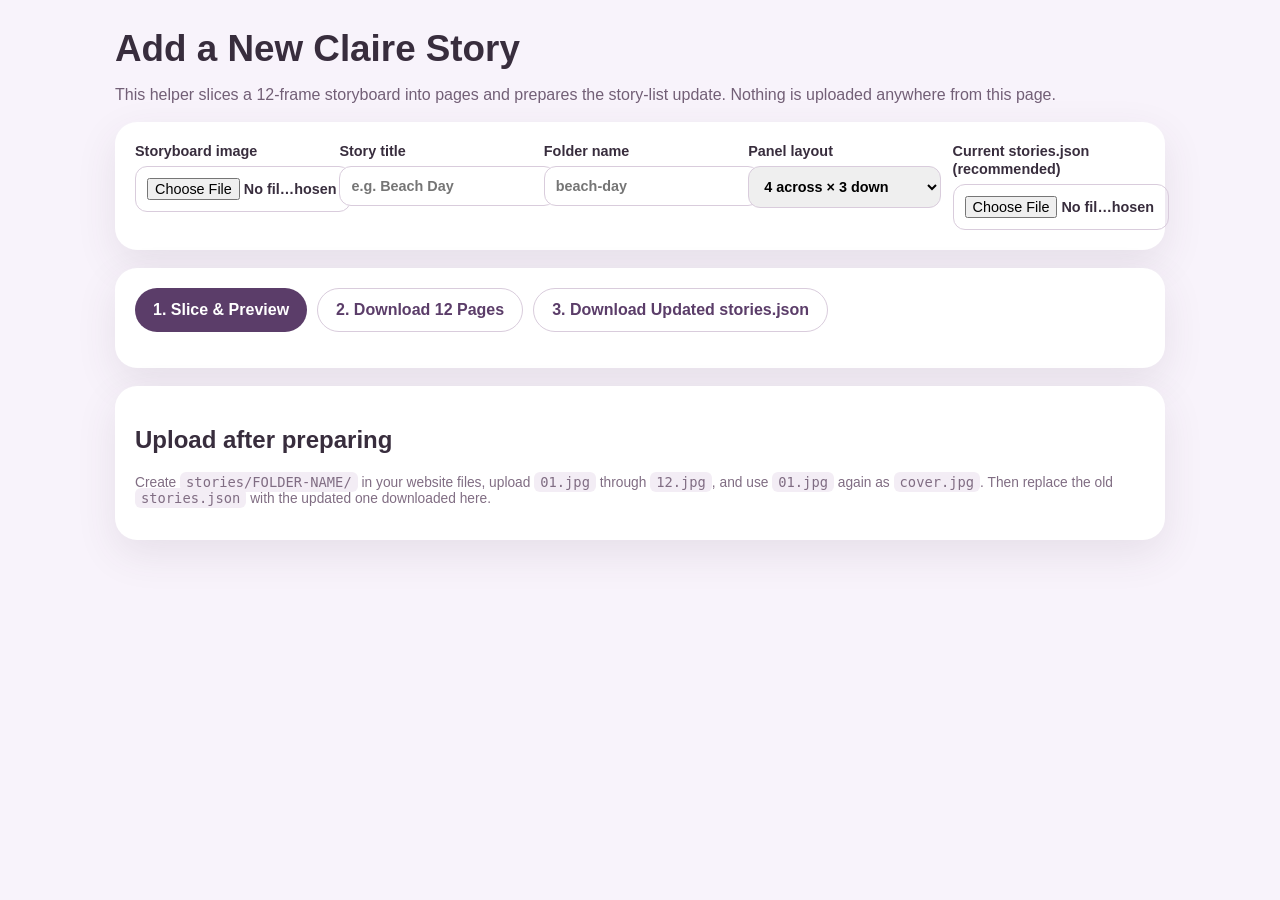
<file: story-prep.html>
<!doctype html>
<html lang="en"><head><meta charset="utf-8"><meta name="viewport" content="width=device-width,initial-scale=1"><title>Claire Story Prep</title>
<style>
body{font-family:-apple-system,BlinkMacSystemFont,"Segoe UI",sans-serif;margin:0;background:#f8f3fb;color:#382d3d}.wrap{max-width:1050px;margin:auto;padding:28px}h1{font-size:2.3rem;margin:0 0 8px}.note{color:#725f76}.panel{background:#fff;border-radius:22px;padding:20px;box-shadow:0 14px 40px #4c38501a;margin:18px 0}.grid{display:grid;grid-template-columns:repeat(auto-fit,minmax(190px,1fr));gap:12px}label{font-weight:700;font-size:.9rem}input,select,button{font:inherit}input,select{width:100%;padding:11px;border-radius:12px;border:1px solid #d9ccdc;margin-top:6px}button{border:0;background:#5b3d69;color:#fff;border-radius:999px;padding:12px 18px;font-weight:700;cursor:pointer}button.alt{background:#fff;color:#5b3d69;border:1px solid #d9ccdc}.actions{display:flex;flex-wrap:wrap;gap:10px}.preview{display:grid;grid-template-columns:repeat(auto-fit,minmax(140px,1fr));gap:10px;margin-top:16px}.thumb{background:#f1e8f3;border-radius:14px;padding:7px}.thumb canvas{width:100%;display:block;border-radius:9px}.small{font-size:.86rem;color:#806d83}code{background:#f3edf5;padding:2px 6px;border-radius:6px}.ok{color:#28704b;font-weight:700}
</style></head><body><div class="wrap">
<h1>Add a New Claire Story</h1><p class="note">This helper slices a 12-frame storyboard into pages and prepares the story-list update. Nothing is uploaded anywhere from this page.</p>
<div class="panel"><div class="grid">
<div><label>Storyboard image<input id="imageFile" type="file" accept="image/*"></label></div>
<div><label>Story title<input id="title" placeholder="e.g. Beach Day"></label></div>
<div><label>Folder name<input id="slug" placeholder="beach-day"></label></div>
<div><label>Panel layout<select id="layout"><option value="4x3">4 across × 3 down</option><option value="3x4">3 across × 4 down</option></select></label></div>
<div><label>Current stories.json (recommended)<input id="manifestFile" type="file" accept="application/json,.json"></label></div>
</div></div>
<div class="panel"><div class="actions"><button id="slice">1. Slice & Preview</button><button id="download" class="alt" disabled>2. Download 12 Pages</button><button id="manifest" class="alt" disabled>3. Download Updated stories.json</button></div><p id="status" class="small"></p><div id="preview" class="preview"></div></div>
<div class="panel"><h2>Upload after preparing</h2><p class="small">Create <code>stories/FOLDER-NAME/</code> in your website files, upload <code>01.jpg</code> through <code>12.jpg</code>, and use <code>01.jpg</code> again as <code>cover.jpg</code>. Then replace the old <code>stories.json</code> with the updated one downloaded here.</p></div>
</div><script>
const q=s=>document.querySelector(s), imageFile=q('#imageFile'), title=q('#title'), slug=q('#slug'), layout=q('#layout'), mf=q('#manifestFile'), preview=q('#preview'), status=q('#status'), dl=q('#download'), md=q('#manifest');
let blobs=[],manifestData=null;
function slugify(v){return v.toLowerCase().trim().replace(/[^a-z0-9]+/g,'-').replace(/^-|-$/g,'')}
title.addEventListener('input',()=>{if(!slug.dataset.edited)slug.value=slugify(title.value)});slug.addEventListener('input',()=>slug.dataset.edited='1');
mf.addEventListener('change',async()=>{try{manifestData=JSON.parse(await mf.files[0].text());status.textContent='Current stories.json loaded.'}catch{manifestData=null;status.textContent='Could not read that stories.json file.'}});
q('#slice').addEventListener('click',async()=>{
 if(!imageFile.files[0]||!title.value.trim()){status.textContent='Choose an image and enter a story title first.';return}
 const [cols,rows]=layout.value.split('x').map(Number); const img=new Image(); img.src=URL.createObjectURL(imageFile.files[0]); await img.decode();
 preview.innerHTML=''; blobs=[]; let n=1;
 for(let r=0;r<rows;r++)for(let c=0;c<cols;c++){
   const x0=Math.round(c*img.naturalWidth/cols),x1=Math.round((c+1)*img.naturalWidth/cols),y0=Math.round(r*img.naturalHeight/rows),y1=Math.round((r+1)*img.naturalHeight/rows);
   const sw=x1-x0,sh=y1-y0,scale=2,can=document.createElement('canvas');can.width=sw*scale;can.height=sh*scale;can.getContext('2d').drawImage(img,x0,y0,sw,sh,0,0,can.width,can.height);
   const blob=await new Promise(res=>can.toBlob(res,'image/jpeg',.91)); blobs.push(blob);
   const box=document.createElement('div');box.className='thumb';box.appendChild(can);const p=document.createElement('div');p.className='small';p.textContent=String(n).padStart(2,'0')+'.jpg';box.appendChild(p);preview.appendChild(box);n++;
 }
 dl.disabled=false;md.disabled=false;status.innerHTML='<span class="ok">Ready:</span> 12 pages created.';
});
function save(blob,name){const a=document.createElement('a');a.href=URL.createObjectURL(blob);a.download=name;document.body.appendChild(a);a.click();setTimeout(()=>{URL.revokeObjectURL(a.href);a.remove()},1200)}
dl.addEventListener('click',async()=>{
 if(blobs.length!==12)return; for(let i=0;i<blobs.length;i++){save(blobs[i],String(i+1).padStart(2,'0')+'.jpg');await new Promise(r=>setTimeout(r,180))}
 status.textContent='Pages downloaded. Your browser may ask you to allow multiple downloads.';
});
md.addEventListener('click',()=>{
 if(blobs.length!==12)return; const id=slugify(slug.value||title.value),base=`stories/${id}/`; let data=manifestData&&manifestData.stories?structuredClone(manifestData):{version:1,stories:[]};
 const old=data.stories.findIndex(s=>s.id===id); const maxOrder=Math.max(0,...data.stories.map(s=>Number(s.order)||0));
 const entry={id,title:title.value.trim(),subtitle:'12-page story',cover:base+'cover.jpg',pages:Array.from({length:12},(_,i)=>base+String(i+1).padStart(2,'0')+'.jpg'),order:old>=0?(data.stories[old].order||maxOrder+1):maxOrder+1};
 if(old>=0)data.stories[old]=entry;else data.stories.push(entry); data.version=(Number(data.version)||0)+1;
 save(new Blob([JSON.stringify(data,null,2)],{type:'application/json'}),'stories.json'); status.innerHTML='<span class="ok">Updated stories.json downloaded.</span>';
});
</script></body></html>
</file>
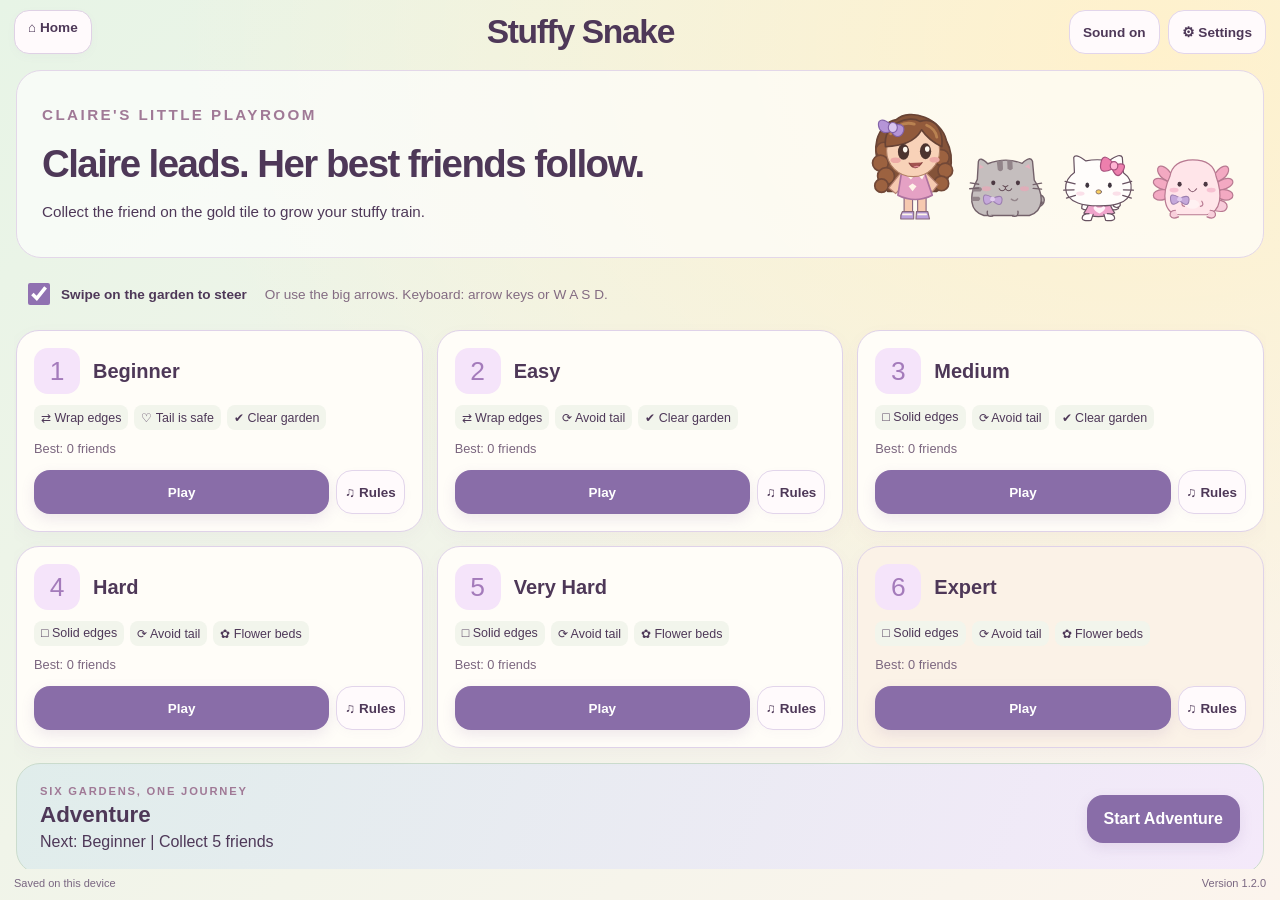
<file: stuffy-snake.html>
<!doctype html><html lang="en"><head><meta charset="utf-8"><meta name="viewport" content="width=device-width,initial-scale=1,viewport-fit=cover"><meta name="theme-color" content="#f5c6e8"><meta name="apple-mobile-web-app-capable" content="yes"><link rel="manifest" href="manifest.webmanifest"><link rel="apple-touch-icon" href="apple-touch-icon.png"><link rel="stylesheet" href="studios/style.css?v=1.2.0"><link rel="stylesheet" href="arcade/style.css?v=1.2.0"><title>Stuffy Snake - Claire Adventures</title><script src="site-update.js?v=7" defer></script><script type="module" src="arcade/snake-app.js?v=1.2.0"></script></head><body class="arcade snake"><main class="arcade-shell"><header class="arcade-header"><a href="./" id="homeLink" class="soft">&#8962; Home</a><h1>Stuffy Snake</h1><div><button id="soundToggle">Sound on</button><button id="settingsOpen" aria-label="Sound and gentle effects settings">&#9881; Settings</button></div></header><section id="menu" class="arcade-menu"><div class="menu-hero"><div><p class="eyebrow">CLAIRE'S LITTLE PLAYROOM</p><h2>Claire leads. Her best friends follow.</h2><p>Collect the friend on the gold tile to grow your stuffy train.</p></div><div class="menu-friends" id="menuFriends"></div></div><div class="menu-options"><label><input id="swipeOption" type="checkbox" checked> Swipe on the garden to steer</label><span>Or use the big arrows. Keyboard: arrow keys or W A S D.</span></div><div id="difficultyCards" class="difficulty-cards"></div><div class="adventure-entry"><div><span class="eyebrow">SIX GARDENS, ONE JOURNEY</span><h3>Adventure</h3><p id="adventureNote"></p></div><button id="adventurePlay" class="primary">Start Adventure</button></div></section><section id="play" class="arcade-play" hidden><div class="game-hud"><strong id="boardName"></strong><div class="stats"><span>Friends <b id="collectedCount">0</b></span><span>Best <b id="bestCount">0</b></span><span>Target <b id="targetCount">Explore</b></span></div><button id="pauseButton" class="soft">&#10074;&#10074; Pause</button></div><div class="snake-area"><div class="garden-wrap"><canvas id="snakeCanvas" tabindex="0" aria-label="Snake garden. Use directional buttons or arrow keys to guide Claire."></canvas></div><aside class="snake-controls"><div class="rule-summary"><span id="speedInfo"></span><span id="tailRule"></span></div><div class="dpad"><button data-dir="up" aria-label="Move up">&#9650;</button><button data-dir="left" aria-label="Move left">&#9664;</button><span>&#9825;</span><button data-dir="right" aria-label="Move right">&#9654;</button><button data-dir="down" aria-label="Move down">&#9660;</button></div><p id="snakeMessage" role="status"></p></aside></div><div class="play-actions"><button id="readRules">&#9835; Rules</button><button id="restartButton">Start again</button><button id="boardMenu">Modes</button></div></section><footer class="arcade-footer"><span id="studioSave"></span><span id="offlineStatus">Version 1.2.0</span></footer></main><div id="gameLayer" class="game-layer" hidden><section class="layer-card" role="dialog" aria-modal="true" aria-labelledby="layerTitle"><h2 id="layerTitle"></h2><p id="layerText"></p><div id="layerArt"></div><div id="layerButtons"></div></section></div><div id="party" class="arcade-party" aria-hidden="true"></div><noscript>Please turn on JavaScript to play these activities.</noscript></body></html>
</file>
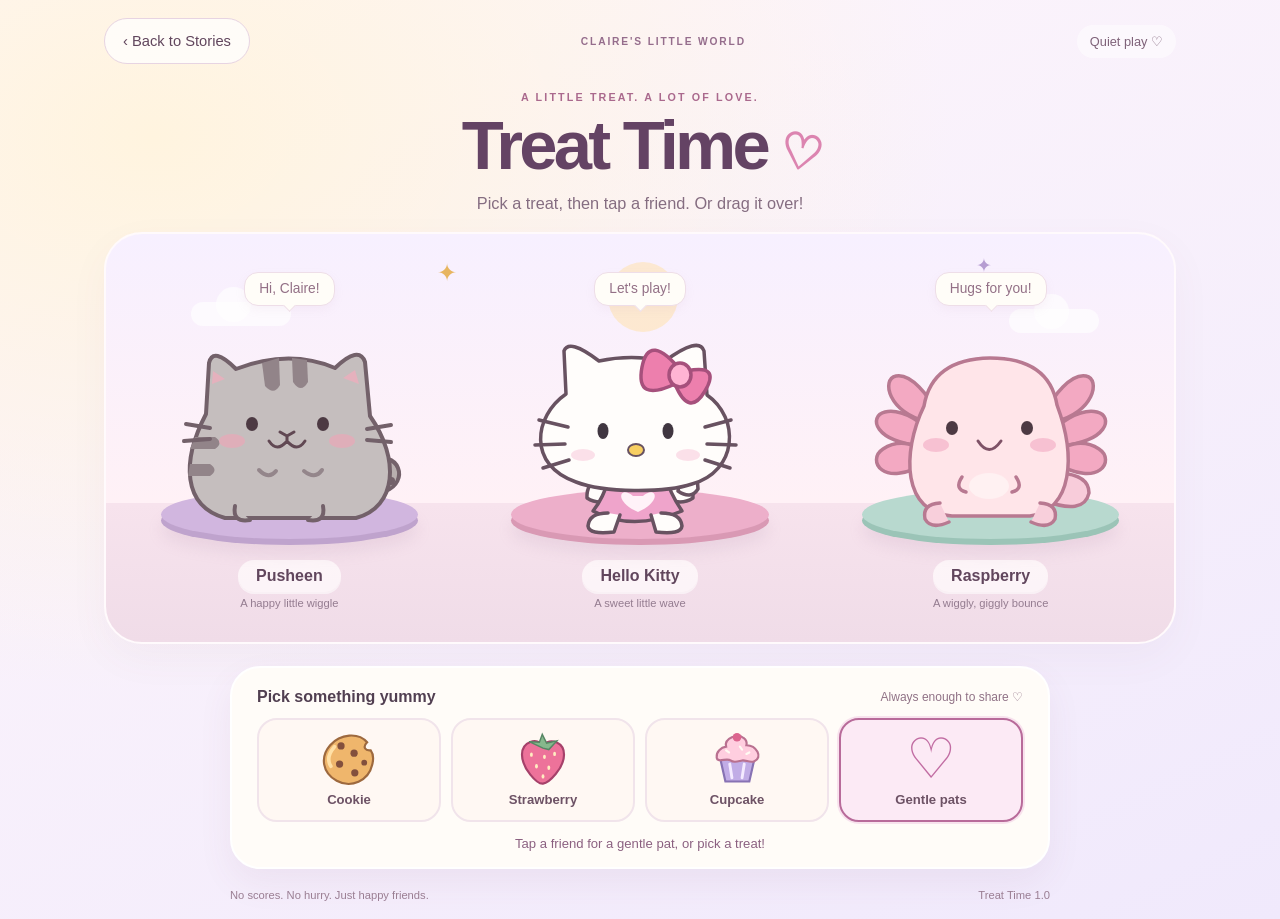
<file: treat-time.html>
<!doctype html>
<html lang="en">
<head>
  <meta charset="utf-8">
  <meta name="viewport" content="width=device-width,initial-scale=1,viewport-fit=cover">
  <meta name="theme-color" content="#fff3f8">
  <meta name="apple-mobile-web-app-capable" content="yes">
  <meta name="apple-mobile-web-app-status-bar-style" content="default">
  <meta name="apple-mobile-web-app-title" content="Claire Stories">
  <link rel="apple-touch-icon" href="apple-touch-icon.png">
  <link rel="manifest" href="manifest.webmanifest">
  <link rel="stylesheet" href="treat-time.css?v=1">
  <title>Treat Time | Claire's Adventures</title>
  <script src="site-update.js?v=1" defer></script>
  <script src="treat-time.js?v=1" defer></script>
</head>
<body class="treat-page">
  <svg class="svg-defs" xmlns="http://www.w3.org/2000/svg" aria-hidden="true">
    <defs>
      <symbol id="cookie" viewBox="0 0 80 80"><path d="M65 17C53 3 28 5 14 21S3 59 23 70s44 0 49-22c2-8 1-16-2-20-7 1-12-4-5-11Z" fill="#efb66c" stroke="#9d693e" stroke-width="3"/><path d="M20 23c-8 9-10 19-5 27" fill="none" stroke="#ffe0a6" stroke-width="5" stroke-linecap="round"/><g fill="#83503d"><circle cx="29" cy="22" r="5"/><circle cx="47" cy="32" r="5"/><circle cx="27" cy="47" r="5"/><circle cx="48" cy="59" r="5"/><circle cx="61" cy="45" r="4"/></g></symbol>
      <symbol id="strawberry" viewBox="0 0 80 80"><path d="M11 34c0-18 21-24 29-13 12-11 29-3 29 13 0 19-21 39-29 40S11 53 11 34Z" fill="#ed729a" stroke="#a6416a" stroke-width="3"/><path d="m40 25-19-9 14 1L39 6l6 12 14-3-11 12Z" fill="#86b88c" stroke="#578664" stroke-width="2"/><g fill="#ffecc1"><ellipse cx="24" cy="34" rx="2" ry="3"/><ellipse cx="42" cy="37" rx="2" ry="3"/><ellipse cx="56" cy="33" rx="2" ry="3"/><ellipse cx="31" cy="50" rx="2" ry="3"/><ellipse cx="48" cy="52" rx="2" ry="3"/><ellipse cx="40" cy="64" rx="2" ry="3"/></g></symbol>
      <symbol id="cupcake" viewBox="0 0 80 80"><path d="m17 40 7 31h33l7-31" fill="#c1ace6" stroke="#8772b3" stroke-width="3"/><path d="m30 47 3 19m17-19-3 19" stroke="#f4eaff" stroke-width="4" stroke-linecap="round"/><path d="M12 38c-1-8 6-14 13-15-3-12 16-19 24-12 4 3 5 6 4 10 14 0 23 17 11 22-6 3-12-2-17-1s-11 4-16 0-18 4-19-4Z" fill="#ffcedf" stroke="#b97190" stroke-width="3"/><circle cx="40" cy="10" r="6" fill="#dc658e"/><path d="m25 28 4 3m15-8 3 4m6 6 4-2" stroke="#fffaf2" stroke-width="3" stroke-linecap="round"/></symbol>
    </defs>
  </svg>
  <main class="treat-shell" id="treatGame">
    <nav class="treat-nav" aria-label="Game navigation">
      <a class="back-stories" href="./">&#8249; Back to Stories</a>
      <span class="little-brand">CLAIRE'S LITTLE WORLD</span>
      <span class="quiet-badge" aria-label="Quiet play, no sound">Quiet play &#9825;</span>
    </nav>
    <header class="treat-heading">
      <p class="treat-eyebrow">A LITTLE TREAT. A LOT OF LOVE.</p>
      <h1>Treat Time<span aria-hidden="true">&#9825;</span></h1>
      <p>Pick a treat, then tap a friend. Or drag it over!</p>
    </header>
    <section class="playroom" aria-label="Claire's friends">
      <div class="room-decor" aria-hidden="true"><span class="window-sun"></span><span class="cloud cloud-one"></span><span class="cloud cloud-two"></span><span class="wall-star star-one">&#10022;</span><span class="wall-star star-two">&#10022;</span></div>
      <div class="friends">
        <button class="friend pusheen" type="button" data-friend="Pusheen" aria-label="Give Pusheen a gentle pat">
          <span class="friend-bubble" aria-hidden="true">Hi, Claire!</span>
          <span class="friend-scene"><span class="cushion"></span><span class="character">
            <svg viewBox="0 0 260 225" aria-hidden="true" focusable="false">
              <g stroke="#73616a" stroke-width="4" stroke-linecap="round" stroke-linejoin="round">
                <g class="tail"><path d="M202 176c41 10 47-26 27-32-11-3-11 13-22 5" fill="#b8afaf"/><path d="m226 144-2 16m8 6-15-3" fill="none" stroke-width="8"/></g>
                <path d="M47 99 50 48q4-17 27 6c34-13 68-14 99-1q24-23 30-6l5 54c30 43 27 91-14 102H66C24 191 22 147 47 99Z" fill="#c5bebe"/>
                <g stroke="none" fill="#928489"><path d="m103 48 3 23q9 10 15-1l-1-27Z"/><path d="m133 43 1 24q8 12 15 0l-1-22Z"/><path d="M36 122h20q9 6 0 12H31Zm-5 27h20q9 6 0 12H29Z"/></g>
                <path d="m53 69 1-13 12 8m118-1 12-8 4 14" stroke="none" fill="#e5b1bd"/>
                <g class="eyes" fill="#4d3a43" stroke="none"><ellipse cx="93" cy="109" rx="6" ry="7"/><ellipse cx="164" cy="109" rx="6" ry="7"/></g>
                <g class="cheeks" fill="#eda6b7" stroke="none" opacity=".65"><ellipse cx="73" cy="126" rx="13" ry="7"/><ellipse cx="183" cy="126" rx="13" ry="7"/></g>
                <path class="mouth" d="m121 117 7 4 7-4m-7 4v5q-10 12-18 0m18 0q10 12 18 0" fill="none" stroke="#614853" stroke-width="3"/>
                <path d="m51 113-24-4m24 15-26 2m183-12 24-4m-24 15 24 2" fill="none"/>
                <path d="M76 191q-3 17 15 14m73-14q3 17-15 14" fill="#c5bebe"/>
                <path d="M100 155q10 10 17 1m28 0q11 9 18-1" fill="none" stroke="#94868b"/>
              </g>
            </svg>
          </span></span>
          <span class="friend-name">Pusheen</span><span class="friend-hint">A happy little wiggle</span>
        </button>
        <button class="friend kitty" type="button" data-friend="Hello Kitty" aria-label="Give Hello Kitty a gentle pat">
          <span class="friend-bubble" aria-hidden="true">Let's play!</span>
          <span class="friend-scene"><span class="cushion"></span><span class="character">
            <svg viewBox="0 0 260 225" aria-hidden="true" focusable="false">
              <g stroke="#685261" stroke-width="3.5" stroke-linecap="round" stroke-linejoin="round">
                <path d="M91 158q-15 11-14 25 14 9 30-2m62-23q15 11 14 25-14 9-30-2" fill="#fffdfb"/>
                <path d="M100 161q-7 23-17 35 39 21 89 0-13-19-16-35" fill="#efa4cb"/>
                <path d="M98 198q-19 0-20 13 1 9 26 6l6-17m41-2q20 0 21 13-1 9-26 6l-5-17" fill="#fffdfb"/>
                <g class="wave-arm"><path d="M168 176q13 9 20-2l-1-13q-11-12-16-1Z" fill="#fffdfb"/></g>
                <path d="M56 79 54 36q5-13 35 10 32-7 66 0 34-25 39-10l3 44c33 23 31 76-15 89-27 9-88 9-116-2-49-17-42-66-10-88Z" fill="#fffdfb"/>
                <g class="eyes" fill="#403640" stroke="none"><ellipse cx="93" cy="116" rx="5.5" ry="8"/><ellipse cx="158" cy="116" rx="5.5" ry="8"/></g>
                <ellipse cx="126" cy="135" rx="8" ry="6" fill="#f8cf62" stroke-width="2"/>
                <g class="cheeks" fill="#f8c5d8" stroke="none" opacity=".5"><ellipse cx="73" cy="140" rx="12" ry="6"/><ellipse cx="178" cy="140" rx="12" ry="6"/></g>
                <path d="m58 112-29-7m26 24-30 1m34 15-26 8m162-41 26-7m-24 24 29 1m-31 15 25 8" fill="none"/>
                <g fill="#ed7fad" stroke="#a6507c"><path d="M172 57q-33-41-40-5t33 17q14 34 30 7t-18-20Z"/><ellipse cx="170" cy="60" rx="11" ry="12" fill="#ffb4d3"/></g>
                <path d="M123 181c-12-11-21 4 5 16 26-12 17-27 5-16Z" fill="#fff2f8" stroke="none"/>
              </g>
            </svg>
          </span></span>
          <span class="friend-name">Hello Kitty</span><span class="friend-hint">A sweet little wave</span>
        </button>
        <button class="friend raspberry" type="button" data-friend="Raspberry" aria-label="Give Raspberry a gentle pat">
          <span class="friend-bubble" aria-hidden="true">Hugs for you!</span>
          <span class="friend-scene"><span class="cushion"></span><span class="character">
            <svg viewBox="0 0 260 225" aria-hidden="true" focusable="false">
              <g stroke="#b87991" stroke-width="3.5" stroke-linecap="round" stroke-linejoin="round">
                <path d="M182 185q41 16 46-7 0-18-29-20" fill="#f8ccda"/>
                <g class="gill gill-left" fill="#f3a9c2"><path d="M67 107C27 98 20 64 35 61S69 82 73 95Z"/><path d="M63 131c-50-3-56-30-39-34s43 13 45 23Z"/><path d="M65 148c-43 26-60-3-43-14s36-4 43 5Z"/></g>
                <g class="gill gill-right" fill="#f3a9c2"><path d="M193 107c40-9 47-43 32-46s-34 21-38 34Z"/><path d="M197 131c50-3 56-30 39-34s-43 13-45 23Z"/><path d="M195 148c43 26 60-3 43-14s-36-4-43 5Z"/></g>
                <path d="M63 91q8-47 66-48 59 0 67 47c19 51 16 104-27 111H91C42 198 40 139 63 91Z" fill="#ffe5e9"/>
                <path d="M79 188q-18 1-15 16 6 11 24 3m91-19q18 1 15 16-6 11-24 3" fill="#f8cfdb"/>
                <g class="eyes" fill="#4d3943" stroke="none"><ellipse cx="91" cy="113" rx="6" ry="7"/><ellipse cx="166" cy="113" rx="6" ry="7"/></g>
                <g class="cheeks" fill="#f5b3c9" stroke="none" opacity=".7"><ellipse cx="75" cy="130" rx="13" ry="7"/><ellipse cx="182" cy="130" rx="13" ry="7"/></g>
                <path class="mouth" d="M117 126q11 17 23 0" fill="none" stroke="#7f5267" stroke-width="3"/>
                <path d="M101 162q-8 12 4 15m50-15q8 12-4 15" fill="none"/>
                <ellipse cx="128" cy="171" rx="20" ry="13" fill="#fff1f2" stroke="none"/>
              </g>
            </svg>
          </span></span>
          <span class="friend-name">Raspberry</span><span class="friend-hint">A wiggly, giggly bounce</span>
        </button>
      </div>
    </section>
    <section class="treat-tray" aria-labelledby="trayTitle">
      <div class="tray-heading"><h2 id="trayTitle">Pick something yummy</h2><span>Always enough to share &#9825;</span></div>
      <div class="treat-choices" role="group" aria-label="Choose a treat or gentle pats">
        <button class="treat-choice" type="button" data-treat="cookie" aria-pressed="false"><svg class="treat-icon" viewBox="0 0 80 80" aria-hidden="true"><use href="#cookie"/></svg><span>Cookie</span></button>
        <button class="treat-choice" type="button" data-treat="strawberry" aria-pressed="false"><svg class="treat-icon" viewBox="0 0 80 80" aria-hidden="true"><use href="#strawberry"/></svg><span>Strawberry</span></button>
        <button class="treat-choice" type="button" data-treat="cupcake" aria-pressed="false"><svg class="treat-icon" viewBox="0 0 80 80" aria-hidden="true"><use href="#cupcake"/></svg><span>Cupcake</span></button>
        <button class="treat-choice pat-choice selected" id="patMode" type="button" aria-pressed="true"><span class="pat-icon" aria-hidden="true">&#9825;</span><span>Gentle pats</span></button>
      </div>
      <p class="game-status" id="gameStatus" role="status" aria-live="polite" aria-atomic="true">Tap a friend for a gentle pat, or pick a treat!</p>
    </section>
    <footer class="treat-footer"><span>No scores. No hurry. Just happy friends.</span><span id="offlineStatus">Treat Time 1.0</span></footer>
    <noscript><p class="no-script">Treat Time needs JavaScript turned on in your browser. Your storybook is still at <a href="./">Back to Stories</a>.</p></noscript>
  </main>
  <div id="treatEffects" class="treat-effects" aria-hidden="true"></div>
</body>
</html>
</file>
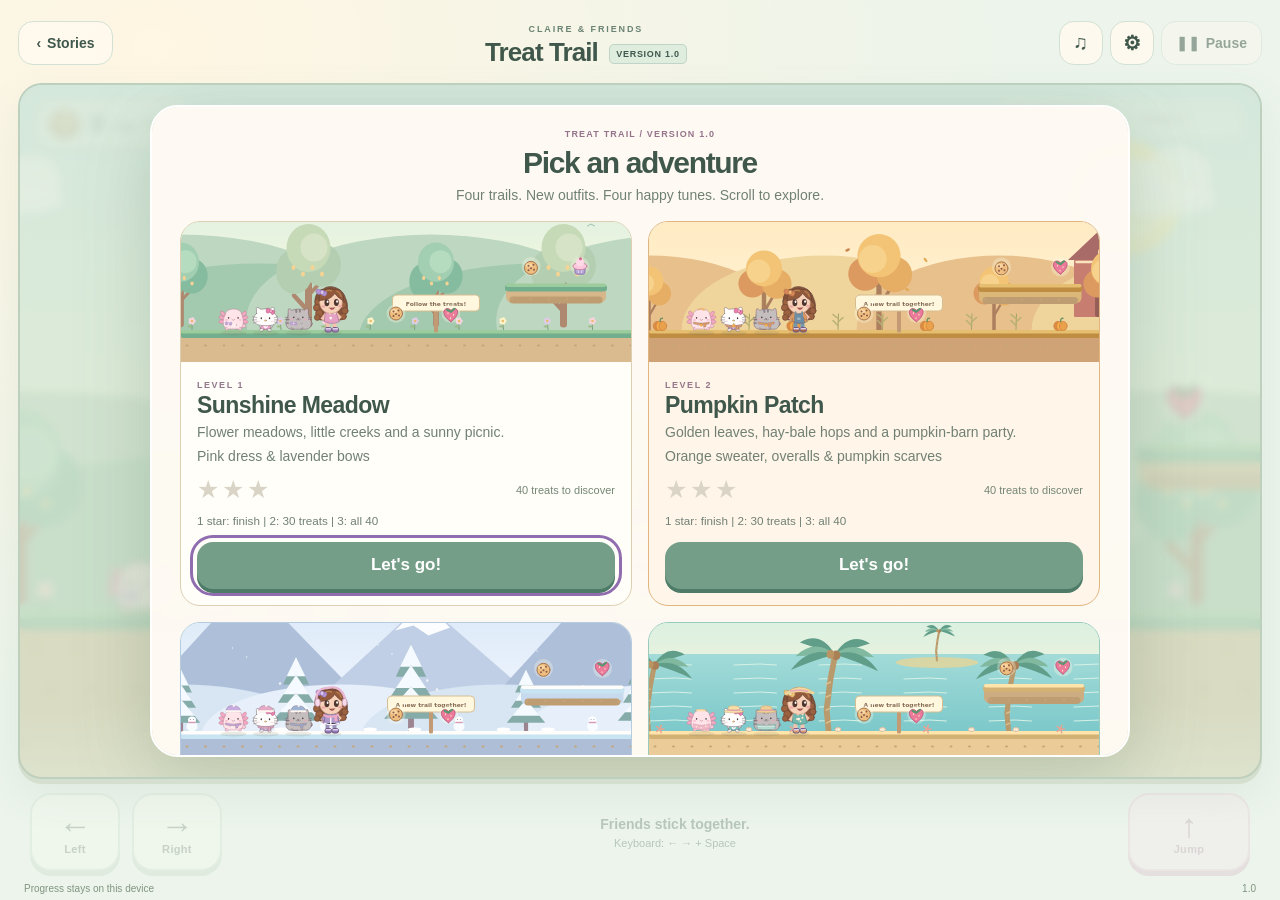
<file: treat-trail.html>
<!doctype html>
<html lang="en">
<head>
  <meta charset="utf-8">
  <meta name="viewport" content="width=device-width,initial-scale=1,viewport-fit=cover">
  <meta name="theme-color" content="#ecf5eb">
  <meta name="apple-mobile-web-app-capable" content="yes">
  <meta name="apple-mobile-web-app-status-bar-style" content="default">
  <link rel="apple-touch-icon" href="apple-touch-icon.png">
  <link rel="manifest" href="manifest.webmanifest">
  <link rel="stylesheet" href="treat-trail/style.css?v=1.0.0">
  <link rel="stylesheet" href="treat-trail/release.css?v=1.0.0">
  <script src="site-update.js?v=6" defer></script>
  <script type="module" src="treat-trail/game.js?v=1.1.0"></script>
  <title>Treat Trail 1.0 | Claire's Adventures</title>
</head>
<body>
<main class="trail-shell">
  <header class="trail-header">
    <a class="nav-button" id="storiesLink" href="./" aria-label="Back to stories">&#8249; <span>Stories</span></a>
    <div class="brand"><span class="eyebrow">CLAIRE &amp; FRIENDS</span><h1>Treat Trail <small>VERSION 1.0</small></h1></div>
    <div class="toolbar">
      <button class="nav-button tool-button" id="muteButton" aria-label="Mute all sound" aria-pressed="false" title="Mute all sound">&#9835;</button>
      <button class="nav-button tool-button" id="settingsButton" aria-label="Game settings" title="Settings">&#9881;</button>
      <button class="nav-button" id="pauseButton" disabled aria-label="Pause game">&#10074;&#10074; <span>Pause</span></button>
    </div>
  </header>
  <section class="game-frame" aria-label="Treat Trail game">
    <canvas id="gameCanvas" aria-label="Move Claire with Left and Right; press Jump to collect treats. Her friends follow her." role="img"></canvas>
    <div class="hud" id="hud" aria-hidden="true">
      <div class="treat-counter"><span class="cookie-icon">&#127850;</span><strong id="treatCount">0 <small>/ 40</small></strong><span>treats</span></div>
      <div class="route"><span id="routeName">Sunshine Meadow</span><div class="route-track"><i id="progressFill"></i></div><span class="route-goal">Finish &#9825;</span></div>
    </div>
    <div id="toast" class="toast" role="status" aria-live="polite"></div>
    <div id="celebrateBanner" class="celebrate-banner" hidden><span class="dialog-badge">FOUR FRIENDS. ONE HAPPY FINISH.</span><h2 id="celebrateTitle">We made it!</h2><p>Time for a little happy dance.</p><button id="skipCelebration" class="text-button">Show my treats &#8250;</button></div>
    <div class="overlay" id="overlay">
      <section class="dialog menu-dialog" id="levelPanel" role="dialog" aria-modal="true" aria-labelledby="levelTitle">
        <span class="dialog-badge">TREAT TRAIL / VERSION 1.0</span><h2 id="levelTitle">Pick an adventure</h2>
        <p class="menu-intro">Four trails. New outfits. Four happy tunes. Scroll to explore.</p>
        <div id="levelCards" class="level-cards"></div>
        <p class="little-note">Choose any adventure. Every trail is open from the start.</p>
        <p class="save-note" id="menuSaveNote">Progress and stars stay on this device.</p>
        <a href="./" class="text-button">Back to Stories</a>
      </section>
      <section class="dialog" id="messagePanel" hidden role="dialog" aria-modal="true" aria-labelledby="dialogTitle" aria-describedby="dialogText">
        <span class="dialog-badge" id="dialogBadge">A LITTLE BREAK</span><span class="dialog-flower" aria-hidden="true">&#10047;</span>
        <h2 id="dialogTitle">Getting ready...</h2><p id="dialogText">Your friends will be here in a moment.</p>
        <p class="little-note" id="dialogNote"></p>
        <button class="primary-button" id="primaryButton">Keep going</button>
        <button class="text-button" id="secondaryButton" hidden></button>
        <button class="text-button" id="thirdButton" hidden></button>
      </section>
      <section class="dialog settings-dialog" id="settingsPanel" hidden role="dialog" aria-modal="true" aria-labelledby="settingsTitle">
        <span class="dialog-badge">MAKE IT COMFORTABLE</span><h2 id="settingsTitle">Little settings</h2>
        <label class="range-label" for="musicVolume">Music <output id="musicValue" for="musicVolume">28%</output></label><input id="musicVolume" type="range" min="0" max="100" value="28">
        <label class="range-label" for="effectsVolume">Sound effects <output id="effectsValue" for="effectsVolume">50%</output></label><input id="effectsVolume" type="range" min="0" max="100" value="50">
        <label class="switch-row"><span><strong>Quiet mode</strong><small>Mute music and sound effects</small></span><input id="muteSetting" type="checkbox"></label>
        <label class="switch-row"><span><strong>Gentle Effects</strong><small>Slow hearts instead of fireworks</small></span><input id="gentleSetting" type="checkbox"></label>
        <p id="motionNote" class="little-note" hidden>Gentle Effects is on because this device uses Reduce Motion.</p>
        <label class="switch-row"><span><strong>Bigger buttons</strong><small>More room for little fingers</small></span><input id="largeSetting" type="checkbox"></label>
        <p class="little-note">Your adventure is paused. Music starts again when you return to playing.</p>
        <button id="closeSettings" class="primary-button">Done</button><p class="save-note">Settings are remembered on this device only.</p>
      </section>
    </div>
  </section>
  <section id="resultBar" class="result-bar" hidden aria-labelledby="resultTitle" aria-live="polite">
    <div><span class="dialog-badge">PICNIC CLUB / LEVEL COMPLETE</span><h2 id="resultTitle">Picnic time!</h2><p id="resultText"></p><p id="bestText" class="save-note"></p></div>
    <div class="result-stars" id="resultStars"></div>
    <div class="result-actions"><button class="primary-button" id="nextLevelButton" hidden>Next adventure</button><button class="primary-button" id="replayButton">Play again</button><button class="nav-button" id="levelsButton">Level menu</button></div>
  </section>
  <section class="controls" id="controls" aria-label="Game controls">
    <div class="direction-controls"><button class="control" data-control="left" aria-label="Move left" disabled><b>&#8592;</b><span>Left</span></button><button class="control" data-control="right" aria-label="Move right" disabled><b>&#8594;</b><span>Right</span></button></div>
    <div class="control-hint"><strong>Friends stick together.</strong><span>Keyboard: &#8592; &#8594; + Space</span><span class="portrait-tip">Try turning your iPad sideways.</span></div>
    <button class="control jump-control" data-control="jump" aria-label="Jump. Hold for a higher jump." disabled><b>&#8593;</b><span>Jump</span></button>
  </section>
  <footer class="trail-footer"><span id="saveStatus">Progress stays on this device</span><span id="offlineStatus">1.0</span></footer>
  <noscript><p>This game needs JavaScript. <a href="./">Return to Stories</a>.</p></noscript>
</main>
</body>
</html>
</file>
<file: styles.css>
:root {
  --ink:#3d2940;
  --muted:#765e79;
  --pink:#f5c6e8;
  --pink2:#ffe7f6;
  --lav:#d9ccff;
  --cream:#fff9ef;
  --card:#ffffff;
  --shadow:0 18px 50px rgba(71,43,78,.16);
}
*{box-sizing:border-box;-webkit-tap-highlight-color:transparent}
html,body{margin:0;min-height:100%;background:linear-gradient(180deg,#fff6fb,#f7f0ff);color:var(--ink);font-family:-apple-system,BlinkMacSystemFont,"Segoe UI",sans-serif;overscroll-behavior:none}
button{font:inherit;color:inherit}
.hidden{display:none!important}
.screen{min-height:100dvh}
.library-screen{padding:max(22px,env(safe-area-inset-top)) max(20px,env(safe-area-inset-right)) max(30px,env(safe-area-inset-bottom)) max(20px,env(safe-area-inset-left));max-width:1200px;margin:0 auto}
.library-header{display:flex;justify-content:space-between;gap:18px;align-items:flex-start;margin:10px 0 26px}
.eyebrow{font-size:.78rem;font-weight:800;letter-spacing:.14em;color:#b24d91;margin:0 0 8px}
h1{font-size:clamp(2.2rem,6vw,4.4rem);line-height:.95;margin:0;letter-spacing:-.045em}
.intro{font-size:1.08rem;color:var(--muted);margin:12px 0 0}
.round-btn{border:0;background:#fff;width:52px;height:52px;border-radius:50%;font-size:1.55rem;box-shadow:var(--shadow);cursor:pointer}
.round-btn:active{transform:scale(.96)}
.status{min-height:24px;color:var(--muted);font-size:.95rem;margin:-14px 0 14px}
.story-grid{display:grid;grid-template-columns:repeat(auto-fit,minmax(240px,1fr));gap:20px}
.story-card{border:0;border-radius:28px;padding:0;background:var(--card);box-shadow:var(--shadow);overflow:hidden;text-align:left;cursor:pointer;transition:transform .18s ease,box-shadow .18s ease}
.story-card:active{transform:scale(.985)}
.story-cover{aspect-ratio:4/3;width:100%;display:block;object-fit:contain;background:linear-gradient(135deg,#fff2fa,#f3edff);padding:8px}
.story-meta{padding:17px 18px 19px}
.story-meta h2{font-size:1.2rem;line-height:1.1;margin:0 0 7px}
.story-meta p{margin:0;color:var(--muted);font-size:.92rem}
.library-footer{text-align:center;color:#9c849d;font-size:.85rem;padding:26px 8px 2px}

.reader-screen{position:fixed;inset:0;background:radial-gradient(circle at top,#3a2a4c,#171321 72%);display:grid;grid-template-rows:auto 1fr auto;color:#fff;overflow:hidden;touch-action:none}
.reader-topbar{padding:max(10px,env(safe-area-inset-top)) max(12px,env(safe-area-inset-right)) 10px max(12px,env(safe-area-inset-left));display:grid;grid-template-columns:auto 1fr auto;align-items:center;gap:10px;background:linear-gradient(180deg,rgba(0,0,0,.44),rgba(0,0,0,0));z-index:4}
.pill-btn{border:1px solid rgba(255,255,255,.24);background:rgba(255,255,255,.12);color:#fff;min-height:42px;padding:0 15px;border-radius:999px;backdrop-filter:blur(12px);cursor:pointer}
.icon-only{min-width:48px;padding:0}
.reader-title-wrap{text-align:center;min-width:0}
.reader-title{font-weight:700;white-space:nowrap;overflow:hidden;text-overflow:ellipsis}
.page-count{font-size:.78rem;color:rgba(255,255,255,.72);margin-top:2px}
.stage{position:relative;min-height:0;display:flex;align-items:center;justify-content:center;overflow:hidden;padding:4px 64px 8px;outline:none}
.page-wrap{width:100%;height:100%;display:flex;align-items:center;justify-content:center;transform:translateX(0);will-change:transform;transition:transform .22s cubic-bezier(.2,.8,.2,1),opacity .2s ease}
.page-image{max-width:100%;max-height:100%;width:auto;height:auto;object-fit:contain;border-radius:18px;box-shadow:0 24px 70px rgba(0,0,0,.48);user-select:none;-webkit-user-select:none}
.page-image.fill{width:100%;height:100%;object-fit:cover;border-radius:0}
.nav-zone{position:absolute;top:8%;bottom:8%;width:64px;border:0;background:transparent;color:rgba(255,255,255,.5);font-size:3.7rem;z-index:3;cursor:pointer}
.nav-zone-left{left:0}.nav-zone-right{right:0}
.nav-zone:disabled{opacity:.12}
.reader-bottom{min-height:54px;padding:6px max(20px,env(safe-area-inset-right)) max(12px,env(safe-area-inset-bottom)) max(20px,env(safe-area-inset-left));display:flex;align-items:center;justify-content:center;z-index:4;background:linear-gradient(0deg,rgba(0,0,0,.46),rgba(0,0,0,0))}
.dots{display:flex;gap:7px;align-items:center;justify-content:center;flex-wrap:wrap}
.dot{width:7px;height:7px;border-radius:50%;background:rgba(255,255,255,.28);transition:.2s}
.dot.active{width:20px;border-radius:10px;background:#fff}
.again-btn{border:0;background:#fff;color:#4d3154;border-radius:999px;padding:11px 20px;font-weight:800;box-shadow:0 8px 26px rgba(0,0,0,.25)}
.reader-menu{position:absolute;right:max(14px,env(safe-area-inset-right));top:max(62px,calc(env(safe-area-inset-top) + 56px));background:rgba(38,29,47,.96);border:1px solid rgba(255,255,255,.14);padding:8px;border-radius:18px;z-index:10;box-shadow:0 20px 50px rgba(0,0,0,.4);backdrop-filter:blur(16px);min-width:190px}
.reader-menu button{display:block;width:100%;border:0;background:transparent;color:#fff;padding:12px 13px;text-align:left;border-radius:12px}
.reader-menu button:active{background:rgba(255,255,255,.1)}
@media (orientation:portrait){.stage{padding-left:18px;padding-right:18px}.nav-zone{width:42px;font-size:2.8rem;color:rgba(255,255,255,.28)}}
@media (max-width:600px){.story-grid{grid-template-columns:repeat(2,minmax(0,1fr));gap:13px}.story-card{border-radius:20px}.story-meta{padding:12px}.story-meta h2{font-size:1rem}.story-meta p{font-size:.78rem}.library-header{margin-bottom:18px}}
@media (prefers-reduced-motion:reduce){*{scroll-behavior:auto!important;transition:none!important}}
</file>
<file: treat-time.css>
/* Treat Time 1.0. Scoped so the existing story reader is unchanged. */
.treat-entry{display:flex;align-items:center;gap:20px;margin:0 0 28px;padding:22px 26px;border:2px solid #edc2db;border-radius:26px;background:linear-gradient(115deg,#fff6e9,#ffe9f4 52%,#eee8ff);text-decoration:none;color:#53384e;box-shadow:0 10px 28px #75446912}
.treat-entry:focus-visible{outline:4px solid #8c5497;outline-offset:4px}.entry-cookie{font-size:3rem}.treat-entry strong{display:block;font-size:1.7rem;margin:3px 0}.treat-entry .entry-label{display:block;font-size:.68rem;font-weight:800;letter-spacing:.14em;color:#8d5277}.entry-go{margin-left:auto;border-radius:99px;padding:13px 19px;background:#8a507b;color:white;font-weight:700;white-space:nowrap}
.treat-page{margin:0;background:radial-gradient(ellipse at 12% 15%,#fff4df,transparent 50%),linear-gradient(155deg,#fff7fb,#f0e9fc);color:#513f51;font-family:ui-rounded,"Arial Rounded MT Bold",-apple-system,BlinkMacSystemFont,"Segoe UI",sans-serif;min-height:100vh;min-height:100dvh;-webkit-tap-highlight-color:transparent}
.treat-page *{box-sizing:border-box}.treat-page button,.treat-page a{font:inherit}.treat-page button{cursor:pointer}.treat-page button:focus-visible,.treat-page a:focus-visible{outline:4px solid #89598f;outline-offset:5px}.svg-defs{position:absolute;width:0;height:0;overflow:hidden}
.treat-shell{max-width:1120px;margin:auto;padding:max(18px,env(safe-area-inset-top)) max(24px,env(safe-area-inset-right)) max(16px,env(safe-area-inset-bottom)) max(24px,env(safe-area-inset-left))}.treat-nav{display:flex;align-items:center;justify-content:space-between;gap:12px}.back-stories{color:#61465d;text-decoration:none;display:inline-flex;align-items:center;min-height:46px;background:#ffffffbd;padding:11px 18px;border:1px solid #e7d4e2;border-radius:99px;font-weight:700;font-size:.92rem!important}.little-brand{font-size:.64rem;letter-spacing:.18em;color:#956d8c;font-weight:800}.quiet-badge{color:#7f6279;font-size:.8rem;background:#ffffff80;padding:9px 13px;border-radius:99px}.treat-heading{text-align:center;margin:27px 0 19px}.treat-eyebrow{font-size:.67rem;letter-spacing:.2em;font-weight:800;color:#aa698d;margin:0 0 7px}.treat-heading h1{font-size:clamp(2.6rem,6vw,4.3rem);font-weight:800;letter-spacing:-.055em;line-height:1.05;margin:0;color:#644364}.treat-heading h1 span{display:inline-block;color:#dc84b0;margin-left:12px;font-size:.7em;transform:rotate(12deg)}.treat-heading>p:last-child{margin:12px 0 0;color:#856d81;font-size:1.02rem}
.playroom{position:relative;border:2px solid #fffafc;border-radius:38px;background:linear-gradient(180deg,#f7f0ff 0%,#fff1f6 66%,#f7e3ed 66%,#f0dce8 100%);box-shadow:0 14px 40px #88586c0c;padding:35px 16px 24px;isolation:isolate}.room-decor{position:absolute;inset:0;border-radius:36px;overflow:hidden;z-index:-1}.window-sun{position:absolute;left:47%;top:28px;width:70px;height:70px;border-radius:50%;background:#ffde9e77}.cloud{position:absolute;background:#ffffffa8;border-radius:99px;width:100px;height:24px}.cloud:before{content:"";position:absolute;border-radius:100%;background:inherit;width:35px;height:35px;left:25px;bottom:4px}.cloud-one{top:68px;left:8%}.cloud-two{top:75px;right:7%;width:90px}.wall-star{position:absolute;color:#e7b560;font-size:24px}.star-one{top:25px;left:31%}.star-two{top:20px;right:17%;color:#b69dd2;font-size:19px}.friends{display:grid;grid-template-columns:repeat(3,minmax(0,1fr));gap:16px}.friend{position:relative;min-width:0;padding:0 5px 6px;border:3px solid transparent;border-radius:26px;background:transparent;color:#61465d;touch-action:manipulation;user-select:none;-webkit-user-select:none;transition:background .15s,border-color .15s}.friend:hover{background:#ffffff35}.friend.drop-target{background:#ffffffaa;border-color:#c177ab;box-shadow:0 0 0 6px #ffffff66}.friend-bubble{position:relative;display:table;max-width:100%;margin:0 auto 9px;min-height:34px;background:#fffdf8;border:1px solid #eedee8;border-radius:14px;padding:8px 14px;font-size:.86rem;color:#937086;box-shadow:0 4px 10px #c7a2bf16}.friend-bubble:after{content:"";position:absolute;bottom:-5px;left:calc(50% - 4px);width:8px;height:8px;background:#fffdf8;border-bottom:1px solid #eedee8;border-right:1px solid #eedee8;transform:rotate(45deg)}.friend-scene{position:relative;display:block;height:225px;max-width:280px;margin:auto}.cushion{position:absolute;bottom:1px;left:4%;width:92%;height:49px;border-radius:50%;background:#d1b6df;box-shadow:0 6px 0 #bfa3cd,0 15px 15px #b28da92a}.kitty .cushion{background:#edafca;box-shadow:0 6px 0 #d999b4,0 15px 15px #b28da92a}.raspberry .cushion{background:#b8d9cf;box-shadow:0 6px 0 #9bc4b7,0 15px 15px #b28da92a}.character{display:block;position:relative;z-index:1;width:100%;height:100%;transform-origin:50% 95%;will-change:transform}.character svg{display:block;width:100%;height:100%;overflow:visible}.friend-name{display:table;margin:20px auto 5px;background:#fffafccc;padding:7px 18px;border-radius:99px;font-weight:800;font-size:1rem;box-shadow:0 2px 0 #ffffff90}.friend-hint{display:block;font-size:.7rem;color:#947c90}.friend.reacting .character{animation:happy-bounce .85s ease-in-out}.friend.petting .character{animation:pat-sway .7s ease-in-out}.friend.reacting .cheeks{opacity:1}.friend.reacting .mouth{transform-box:fill-box;transform-origin:center;animation:chew .2s ease-in-out 4 alternate}.friend.reacting .wave-arm{transform-origin:175px 172px;animation:wave .22s ease-in-out 4 alternate}.friend.reacting .gill-left{transform-origin:65px 122px;animation:gill-wiggle .18s ease-in-out 5 alternate}.friend.reacting .gill-right{transform-origin:195px 122px;animation:gill-wiggle .18s ease-in-out 5 alternate-reverse}.friend.reacting .tail{transform-origin:200px 171px;animation:wave .2s ease-in-out 4 alternate}
.treat-tray{position:relative;margin:22px auto 0;padding:20px 25px 13px;max-width:820px;background:#fffcf8;border:2px solid white;border-radius:30px;box-shadow:0 14px 35px #7e496012}.tray-heading{display:flex;justify-content:space-between;gap:12px;align-items:center;margin-bottom:12px}.tray-heading h2{font-size:1rem;margin:0}.tray-heading>span{font-size:.75rem;color:#907286}.treat-choices{display:grid;grid-template-columns:repeat(4,minmax(0,1fr));gap:10px}.treat-choice{display:flex;flex-direction:column;align-items:center;justify-content:center;gap:4px;min-height:104px;padding:7px 4px 10px;border:2px solid #f1e4eb;border-radius:20px;background:#fff8f3;color:#6d5265;font-size:.82rem!important;font-weight:700!important;user-select:none;-webkit-user-select:none;touch-action:none;transition:background .15s,border-color .15s}.treat-choice:hover{background:#fff0f6}.treat-choice.selected{border-color:#b86b9a;background:#fceaf5;box-shadow:0 0 0 2px #f7dceccc}.treat-icon{width:58px;height:58px;display:block;pointer-events:none}.pat-icon{height:58px;font:56px/58px Georgia,serif;color:#c16ca2}.pat-choice{touch-action:manipulation}.game-status{text-align:center;min-height:1.3em;margin:13px 0 0;font-size:.82rem;line-height:1.4;color:#8b6080}.treat-footer{display:flex;justify-content:space-between;gap:12px;max-width:820px;margin:18px auto 0;font-size:.7rem;line-height:1.5;color:#9b7f94}.no-script{text-align:center}
.treat-effects{position:fixed;inset:0;pointer-events:none;z-index:100;overflow:hidden}.floating-heart{position:absolute;color:#e773a6;text-shadow:0 2px 0 #fff6fa;font-family:Georgia,serif;line-height:1;animation:heart-float 1.25s ease-out forwards;will-change:transform,opacity}.flying-treat,.drag-treat{position:fixed;width:62px;height:62px;pointer-events:none;z-index:101;filter:drop-shadow(0 5px 5px #744d6933)}.flying-treat svg,.drag-treat svg{width:100%;height:100%}.drag-treat{left:0;top:0;will-change:transform}.treat-page.dragging,.treat-page.dragging button{cursor:grabbing}
@keyframes happy-bounce{0%,100%{transform:translateY(0) rotate(0)}20%{transform:translateY(-17px) rotate(-4deg)}42%{transform:translateY(0) rotate(3deg)}64%{transform:translateY(-9px) rotate(-2deg)}84%{transform:translateY(0)}}@keyframes pat-sway{0%,100%{transform:rotate(0)}30%{transform:rotate(-4deg)}65%{transform:rotate(4deg)}}@keyframes chew{to{transform:scaleY(.55)}}@keyframes wave{to{transform:rotate(-22deg)}}@keyframes gill-wiggle{to{transform:rotate(13deg)}}@keyframes heart-float{0%{opacity:0;transform:translate(0,0) scale(.4)}15%{opacity:1}75%{opacity:.9}100%{opacity:0;transform:translate(var(--drift),-135px) scale(1.25) rotate(var(--tilt))}}
@media(min-width:850px) and (max-height:820px){.treat-heading{margin:18px 0 14px}.treat-heading h1{font-size:3rem}.playroom{padding-top:24px;padding-bottom:18px}.friend-scene{height:185px}.friend-name{margin-top:14px}.treat-tray{margin-top:16px;padding-top:14px}.treat-choice{min-height:90px}.treat-icon{height:48px;width:48px}.pat-icon{font-size:48px;height:48px;line-height:48px}.treat-footer{margin-top:12px}}
@media(max-width:650px){.treat-shell{padding-left:12px;padding-right:12px}.little-brand{display:none}.treat-heading{margin:25px 0 18px}.treat-heading>p:last-child{font-size:.85rem}.playroom{border-radius:26px;padding:25px 4px 17px}.friends{gap:0}.friend{padding:0 2px;border-width:2px}.friend-scene{height:clamp(98px,25vw,165px)}.friend-bubble{font-size:.64rem;padding:7px 6px;min-height:30px;margin-bottom:9px}.cushion{height:26px}.friend-name{font-size:.78rem;padding:6px 9px;margin-top:14px}.friend-hint{display:none}.treat-tray{padding:15px 10px 12px;margin-top:18px;border-radius:24px}.tray-heading{justify-content:center}.tray-heading>span{display:none}.treat-choices{gap:5px}.treat-choice{font-size:.7rem!important;border-radius:15px;min-height:95px}.treat-icon{width:48px;height:48px}.pat-icon{height:48px;line-height:48px;font-size:48px}.game-status{font-size:.76rem;min-height:2.8em}.treat-footer{display:block;text-align:center;font-size:.65rem}.treat-footer span{display:block;margin-top:4px}.treat-entry{padding:16px;gap:12px}.treat-entry strong{font-size:1.4rem}.treat-entry .entry-cookie{font-size:2rem}.treat-entry .entry-go{padding:10px;font-size:.78rem}.treat-entry>span:nth-child(2)>span:last-child{font-size:.8rem;display:block}}
@media(prefers-reduced-motion:reduce){.treat-page *{animation:none!important;transition:none!important}.treat-page .floating-heart{opacity:1;transform:none}.character{will-change:auto}}
</file>
<file: studios/style.css>
:root{--ink:#4e3858;--muted:#806b88;--purple:#8267a6;--line:#e2d5eb;--paper:#fffefa;--pink:#f5c5db;--shadow:0 12px 30px #72578512}*{box-sizing:border-box;-webkit-tap-highlight-color:transparent}html{background:#faf5fc;color:var(--ink);font-family:ui-rounded,-apple-system,BlinkMacSystemFont,'Segoe UI',sans-serif}body{margin:0;background:radial-gradient(ellipse at 15% 0,#fff0d9,transparent 45%),linear-gradient(#f5ebfa,#fffcf8);min-height:100dvh}body.bakery{--paper:#fff9f1;background:radial-gradient(ellipse at 90% 0,#e9f3e2,transparent 50%),linear-gradient(#fff3e4,#fff8f8)}button,a,input,select{font:inherit}button,a{touch-action:manipulation}button{color:inherit;cursor:pointer}button,a.soft,a.primary{min-height:48px;border:1px solid var(--line);border-radius:16px;background:#fffafc;padding:11px 16px;font-weight:750}button:disabled{opacity:.5;cursor:default}button:focus-visible,a:focus-visible,input:focus-visible{outline:3px solid #9971b7;outline-offset:3px}a{color:inherit;text-decoration:none}button:hover{filter:brightness(.985)}button:active:not(:disabled){transform:scale(.98)}[hidden]{display:none!important}.shell{max-width:1180px;margin:auto;padding:max(16px,env(safe-area-inset-top)) max(18px,env(safe-area-inset-right)) max(22px,env(safe-area-inset-bottom)) max(18px,env(safe-area-inset-left))}.topbar{display:flex;justify-content:space-between;gap:10px;align-items:center;flex-wrap:wrap}.nav-links,.top-tools{display:flex;align-items:center;gap:8px}.soft{background:#fffafc;box-shadow:0 3px 10px #9a76aa09}.primary{background:#896da8;color:#fff;border-color:transparent;box-shadow:0 5px 14px #8861a224}.warm{background:#f6dec2}.text-button{background:transparent;border:none;text-decoration:underline;padding:7px;box-shadow:none;font-size:.9rem}.hero{display:flex;justify-content:space-between;align-items:center;gap:20px;margin:20px 0}.eyebrow{font-size:.7rem;font-weight:850;letter-spacing:.16em;text-transform:uppercase;color:#a07996}.hero h1{font-size:clamp(2rem,5vw,3.3rem);line-height:1.1;letter-spacing:-.04em;margin:5px 0 8px}.hero p{margin:0;color:var(--muted);line-height:1.5}.star-bank{background:#fff5d8;border:1px solid #efdfb1;border-radius:18px;padding:13px 18px;white-space:nowrap;font-weight:800}.star-bank span{color:#bb8b29;font-size:1.4em}.note{font-size:.84rem;color:var(--muted);line-height:1.5;margin:9px 0}.tiny{font-size:.76rem;color:var(--muted)}.footer{display:flex;justify-content:space-between;gap:10px;font-size:.78rem;color:var(--muted);padding:22px 3px 6px;flex-wrap:wrap}.panel{background:#fffefd;border:1px solid var(--line);box-shadow:var(--shadow);border-radius:25px;padding:20px}.panel h2{font-size:1.15rem;margin:0 0 12px}.panel h3{margin:8px 0 10px;font-size:.95rem}.actions{display:flex;gap:10px;flex-wrap:wrap;align-items:center;margin:16px 0 0}.selected,[aria-pressed=true]:not(#soundToggle){background:#f0e3f9;border-color:#ab8bc5;box-shadow:inset 0 0 0 1px #ab8bc5}.cast-tabs{display:grid;grid-template-columns:repeat(4,minmax(0,1fr));gap:10px;margin-bottom:18px}.cast-tab{display:flex;justify-content:center;align-items:center;gap:8px;min-width:0;font-size:.95rem}.cast-tab svg{height:54px;width:52px;flex-shrink:0}.wardrobe-layout{display:grid;grid-template-columns:minmax(240px,.85fr) minmax(360px,1.3fr);gap:20px;align-items:start}.dressing-room{position:sticky;top:14px;padding:0;overflow:hidden;border-radius:30px;background:#f4e7f7;border:1px solid #dfc9ea}.room-title{text-align:center;padding:18px;font-size:1.3rem;font-weight:800;background:#fffafbcc}.mirror{position:relative;height:385px;display:flex;align-items:flex-end;justify-content:center;background:repeating-linear-gradient(90deg,#f8f0f9 0 28px,#f2e7f5 28px 56px);isolation:isolate}.mirror:before{content:'';position:absolute;left:12%;top:20px;width:76%;height:86%;border-radius:50% 50% 25% 25%;background:linear-gradient(130deg,#fffef9,#ecf0f5);border:8px solid #dcbddd;box-shadow:inset 0 0 0 3px #f9e5ee;z-index:-1}.mirror:after{content:'';position:absolute;bottom:0;left:0;right:0;height:45px;background:repeating-linear-gradient(0deg,#e9cfbc 0 16px,#e0c4b1 17px 18px);z-index:-1}.avatar-main{width:86%;height:300px;text-align:center;transform-origin:50% 92%;margin-bottom:10px}.avatar-main svg{width:100%;height:100%;overflow:visible}.avatar-main.twirl{animation:twirl .65s ease-in-out}.room-actions{padding:18px;display:flex;gap:8px;flex-wrap:wrap;justify-content:center;background:#fffafc}.room-actions .primary{flex:1}.look-hint{padding:0 18px 15px;text-align:center;margin:0;background:#fffafc}.outfit-panels{display:grid;gap:16px}.style-choices{display:grid;grid-template-columns:repeat(4,minmax(0,1fr));gap:8px}.style-choice{padding:10px 5px;display:flex;flex-direction:column;align-items:center;gap:5px;font-size:.81rem;position:relative}.style-choice>span:first-child{font-size:1.7rem;line-height:1.2}.style-choice.locked{background:#f6f2f6;border-style:dashed}.lock-note{font-size:.69rem;font-weight:600;color:#896d9a}.swatch-row{display:flex;flex-wrap:wrap;gap:8px}.swatch{padding:4px;width:46px;min-height:46px;border-radius:50%;border:2px solid #e0cfdc;position:relative;background:var(--swatch)!important;box-shadow:none}.swatch[aria-pressed=true]:after{content:'\2713';position:absolute;inset:0;display:grid;place-items:center;color:#4b3859;text-shadow:0 1px #fff;font-size:1.2rem}.colour-group{display:flex;align-items:center;gap:14px;flex-wrap:wrap;margin-bottom:10px}.colour-group h3{width:64px;margin:0}.head-choices{display:flex;gap:7px;flex-wrap:wrap}.head-choice{font-size:.82rem;min-height:44px;padding:8px 10px}.checkline{display:flex;align-items:center;gap:9px;font-size:.94rem;margin-top:12px}.checkline input{width:24px;height:24px;accent-color:#9a79b4}.favorites{display:grid;grid-template-columns:repeat(3,minmax(0,1fr));gap:10px}.favorite{border:1px dashed #d6c2e3;border-radius:16px;background:#fffafc;overflow:hidden;text-align:center}.favorite .thumb{height:96px;padding:7px;display:block;width:100%;border:none;background:none;border-radius:0}.favorite svg{height:100%;width:100%}.favorite .save-slot{width:100%;border:0;border-top:1px solid #e9ddef;font-size:.76rem;padding:9px 4px;min-height:44px;border-radius:0}.mini-lineup{display:flex;align-items:end;justify-content:space-around;gap:3px;padding-top:12px}.mini-lineup>div{width:24%;text-align:center;font-size:.76rem}.mini-lineup svg{height:90px;width:100%;display:block}.mode-choices{display:grid;grid-template-columns:1fr 1fr;gap:18px;margin:16px 0 25px}.mode-card{padding:25px;display:flex;align-items:center;gap:20px;text-align:left;border-radius:25px;box-shadow:var(--shadow)}.mode-card svg{width:100px;height:100px}.mode-card strong{display:block;font-size:1.25rem;margin-bottom:8px}.mode-card p{color:var(--muted);font-weight:400;line-height:1.5;margin:0}.resume-banner{background:#f0e7f7;border:1px solid #dcc6e8;border-radius:20px;padding:17px 20px;display:flex;justify-content:space-between;gap:12px;align-items:center;margin:12px 0}.stepper{display:flex;list-style:none;gap:8px;padding:0;margin:0 0 18px}.stepper li{flex:1;background:#f8edf5;border:1px solid #ebdcea;border-radius:15px;padding:9px 6px;text-align:center;font-size:.83rem;color:#8b7088}.stepper li.active{background:#a68aba;color:white}.stepper li.done{background:#e3f0df;color:#6c8970}.stepper b{display:inline-grid;place-items:center;width:21px;height:21px;border-radius:50%;background:#ffffff6b;margin-right:4px}.kitchen-layout{display:grid;grid-template-columns:minmax(0,1fr) 285px;gap:20px;align-items:start}.kitchen-scene{background:linear-gradient(#fff9ec 70%,#f1d9b9 70%);border:1px solid #ebd9c0;border-radius:25px;padding:22px;min-height:390px;text-align:center;position:relative;overflow:hidden}.scene-heading{position:relative;z-index:1;margin:0 0 8px;font-size:1.45rem}.scene-help{margin:0 auto 16px;max-width:520px;color:#886f72;line-height:1.4;font-size:.97rem}.read-help{border:0;background:none;font-size:.82rem;min-height:44px;padding:5px 10px}.baker-badge{position:absolute;right:10px;bottom:10px;width:92px;height:125px;opacity:.97;pointer-events:none}.baker-badge svg{height:100%;width:100%}.type-choices{display:grid;grid-template-columns:repeat(3,1fr);gap:12px;margin-top:20px}.type-choice{padding:10px 7px;background:#fffcf5}.type-choice svg{height:125px;width:100%;display:block}.type-choice strong{font-size:1rem}.quantity{display:flex;justify-content:center;gap:10px;align-items:center;margin:20px 0}.quantity button{width:60px;font-size:1.3rem}.scene-actions{position:relative;z-index:1;display:flex;gap:8px;flex-wrap:wrap;justify-content:center;margin:18px 0 2px}.ingredient-tray,.decor-tray{padding:15px;background:#fffefa;border:1px solid #e3d8d9;border-radius:23px;margin-top:14px}.ingredient-buttons{display:flex;gap:10px;justify-content:center}.ingredient{flex:1;max-width:145px;padding:6px;position:relative}.ingredient svg{height:85px;width:100%;display:block}.ingredient[data-added=true]:after{content:'\2713';position:absolute;top:5px;right:8px;color:#628b70}.bowl-drop{display:block;margin:auto;width:min(350px,80%);padding:0;border:none;background:transparent;min-height:245px;touch-action:none}.bowl-drop svg{width:100%;height:245px}.bowl-drop:active{transform:none}.mix-meter{display:flex;justify-content:center;gap:10px;min-height:25px;margin-top:6px}.mix-meter i{width:17px;height:17px;border-radius:50%;background:#efdfc4;border:1px solid #d6bd9e}.mix-meter i.filled{background:#bb9ed3;border-color:#a182b6}.oven-view{width:min(360px,82%);margin:auto}.oven-view svg{height:245px;width:100%}.oven-view.baking{animation:oven 1.3s ease-in-out infinite}.plate-row{display:flex;align-items:center;justify-content:center;gap:10px;min-height:260px;margin:8px 0}.food-target{background:#fff9f3aa;padding:0;border:2px solid transparent;position:relative;border-radius:18px;width:min(240px,100%);touch-action:none}.food-target svg{width:100%;height:auto;display:block}.food-target small{display:block;font-size:.75rem;padding:2px 3px 8px;min-height:32px}.food-target.selected{border-color:#b99ace;background:#f8eefb}.piece-count{position:absolute;left:9px;top:9px;width:24px;height:24px;border-radius:50%;background:#f1e5f4;font-size:.9rem;display:grid;place-items:center}.decor-head{display:flex;align-items:center;justify-content:space-between;margin-bottom:9px;gap:8px}.decor-head h3{font-size:.95rem;margin:0}.toppings{display:grid;grid-template-columns:repeat(6,minmax(0,1fr));gap:6px;margin-top:12px}.topping{padding:6px 2px;font-size:.7rem}.topping svg{width:100%;height:49px;display:block}.tool-row{display:flex;gap:7px;flex-wrap:wrap;margin:10px 0}.tool-row button{font-size:.8rem;min-height:44px;padding:9px 12px}.order-card{border:1px solid #e5d4b7;border-radius:22px;background:#fff9e9;padding:17px;box-shadow:0 5px 10px #b1855110}.order-head{display:flex;align-items:center;gap:9px;font-size:.86rem}.order-head svg{height:66px;width:66px}.order-text{display:block;background:transparent;border:0;font-size:1.03rem;font-weight:750;line-height:1.4;text-align:left;padding:7px 0;min-height:64px;width:100%}.order-pics{display:flex;justify-content:center;align-items:center}.order-pics svg{width:32%;max-height:90px}.order-colour{display:inline-flex;align-items:center;gap:8px;font-size:.8rem;font-weight:750}.order-colour i{height:19px;width:19px;border-radius:50%;background:var(--swatch);border:1px solid #b39aab}.addition{display:flex;justify-content:center;align-items:center;gap:6px;margin:8px 0;font-weight:800}.addition>span{display:flex}.addition svg{width:22px;height:29px}.friends-panel{margin-top:15px;background:#f1e9f7;border-radius:23px;padding:14px}.friends-panel h3{font-size:.85rem;margin:0 0 8px;text-align:center}.friend-row{display:flex;justify-content:center;gap:5px;align-items:end}.friend-button{min-width:0;padding:5px 1px;font-size:.68rem;border:1px solid transparent;background:#fffaff88;flex:1}.friend-button svg{height:86px;width:100%;display:block}.friend-button:disabled{opacity:.9}.friend-button.requested{border-color:#b99dcb;background:#fff4f9}.serving .friend-button{min-height:130px;border-color:#d9bedf}.friend-button.happy svg{animation:happy .6s ease-in-out 4}.success-banner{background:#e7f1df;border:1px solid #c0d5b4;border-radius:18px;padding:16px;margin-top:14px;text-align:center;font-weight:750}.success-banner .reward{color:#b38429;font-size:1.2rem;display:block;margin-top:8px}.floating-hearts{position:absolute;inset:0;pointer-events:none;overflow:hidden}.floating-hearts span{position:absolute;bottom:30%;color:#db86b2;font-size:26px;animation:heart-rise 2.5s ease-out forwards}.album-row{display:flex;gap:10px;overflow-x:auto;padding:4px 0}.album-item{flex:0 0 140px;border:1px solid #e8d9d4;border-radius:17px;padding:8px;background:#fffcf6;text-align:center;font-size:.78rem}.album-item svg{width:110px;height:110px}.drag-ghost{position:fixed;left:0;top:0;width:70px;height:70px;z-index:1000;pointer-events:none;filter:drop-shadow(0 6px 8px #7a51744a)}.drag-ghost svg{height:100%;width:100%}[data-drag]{touch-action:none;user-select:none;-webkit-user-select:none}.studio-notice{position:fixed;left:50%;bottom:max(18px,env(safe-area-inset-bottom));transform:translate(-50%,25px);max-width:min(650px,92vw);background:#5c4767;color:white;border-radius:17px;padding:13px 20px;font-size:.92rem;box-shadow:0 10px 35px #4931552b;z-index:130;opacity:0;transition:.2s;pointer-events:none;line-height:1.5}.studio-notice.show{opacity:1;transform:translate(-50%,0)}.studio-dialog{border:1px solid #e1d0e9;border-radius:25px;padding:27px;background:#fffafc;color:var(--ink);width:min(470px,92vw);max-height:88dvh;box-shadow:0 22px 70px #45285438}.studio-dialog::backdrop{background:#54456160;backdrop-filter:blur(3px)}.studio-dialog h2{margin:0 0 12px}.studio-dialog p{line-height:1.55}.dialog-actions{display:flex;gap:10px;flex-wrap:wrap;justify-content:flex-end}.setting{display:block;line-height:1.6;margin:16px 0}.setting output{float:right}.setting input[type=range]{display:block;width:100%;height:38px;accent-color:#9c7eb6}.setting.check{display:flex;gap:12px;align-items:center}.setting input[type=checkbox]{width:24px;height:24px;accent-color:#9b7cb6}.large-targets button{min-height:56px}.gentle *{scroll-behavior:auto!important}.gentle .happy svg,.gentle .avatar-main.twirl,.gentle .baking{animation:none!important}.gentle .floating-hearts span{animation-duration:5s}.heart-quiet{font-size:1.5rem;color:#d99cb7}@keyframes happy{0%,100%{transform:translateY(0) rotate(-3deg)}50%{transform:translateY(-8px) rotate(3deg)}}@keyframes twirl{0%,100%{transform:rotate(0)}30%{transform:rotate(-5deg) translateY(-6px)}65%{transform:rotate(5deg) translateY(-4px)}}@keyframes heart-rise{0%{transform:translateY(10px) scale(.6);opacity:0}20%{opacity:.9}100%{transform:translateY(-180px) scale(1.2);opacity:0}}@keyframes oven{50%{filter:brightness(1.04)}}@media(max-width:850px){.kitchen-layout{grid-template-columns:minmax(0,1fr) 230px;gap:12px}.kitchen-scene{padding:16px;min-height:350px}.wardrobe-layout{grid-template-columns:minmax(230px,.85fr) minmax(300px,1.2fr);gap:12px}.panel{padding:15px}.mirror{height:355px}.style-choices{grid-template-columns:repeat(3,minmax(0,1fr))}.mode-card{padding:18px;gap:10px}.mode-card svg{width:75px}.baker-badge{width:66px;height:90px}.toppings{grid-template-columns:repeat(3,1fr)}.cast-tab{font-size:.8rem;flex-direction:column;gap:3px;padding:5px}.cast-tab svg{height:44px}.star-bank{font-size:.85rem;padding:12px}}@media(max-width:660px){.shell{padding:12px}.hero{margin:17px 0;gap:10px}.hero h1{font-size:1.9rem}.hero p{font-size:.9rem}.star-bank{padding:10px;white-space:normal;max-width:130px}.kitchen-layout{display:flex;flex-direction:column}.kitchen-main{width:100%;order:2}.kitchen-side{width:100%;order:1;display:grid;grid-template-columns:1fr 1fr;gap:10px}.friends-panel{margin:0;padding:10px}.order-card{padding:12px}.order-head svg{height:35px;width:40px}.order-text{font-size:.87rem;min-height:0}.order-pics{display:none}.friend-button svg{height:63px}.stepper{gap:3px}.stepper li{font-size:.65rem;padding:7px 3px}.stepper b{display:block;margin:0 auto 4px}.wardrobe-layout{grid-template-columns:1fr}.dressing-room{position:static}.mirror{height:260px}.avatar-main{height:220px;margin-bottom:0}.room-title{padding:10px;font-size:1.1rem}.room-actions{padding:10px}.style-choices{grid-template-columns:repeat(4,1fr)}.cast-tabs{gap:6px}.topbar .soft,.topbar button{font-size:.8rem;padding:10px}.mode-choices{grid-template-columns:1fr;gap:10px}.mode-card{padding:15px}.mode-card svg{height:76px}.mode-card strong{font-size:1.1rem}.mode-card p{font-size:.88rem}.type-choice svg{height:100px}.type-choice strong{font-size:.86rem}.plate-row{min-height:210px;gap:5px}.scene-heading{font-size:1.3rem}.scene-help{font-size:.9rem}.toppings{grid-template-columns:repeat(6,1fr)}.topping{font-size:.62rem}.topping svg{height:36px}.baker-badge{display:none}.scene-actions button{padding:10px 13px}.kitchen-side.free-side{display:block}.free-side .order-card{display:none}.free-side .friends-panel{padding:8px}.free-side .friend-button{display:flex;align-items:center;justify-content:center;font-size:.85rem}.free-side .friend-button svg{width:52px;height:50px}.free-side .friends-panel h3{display:none}}@media(prefers-reduced-motion:reduce){*{animation:none!important;transition:none!important}}
</file>
<file: club-stage/style.css>
:root{color-scheme:light;--ink:#574461;--muted:#8a758f;--pink:#edb3ce;--lav:#d7c7ec;--paper:#fffaf6;--line:#e4d7e8;--shadow:0 10px 28px #826b8c12;font-family:ui-rounded,"Trebuchet MS",system-ui,sans-serif}*{box-sizing:border-box}body{margin:0;height:100vh;height:100dvh;display:flex;flex-direction:column;overflow:hidden;background:linear-gradient(140deg,#f9eef5,#f3f1fb 60%,#eaf5ef);color:var(--ink);padding:env(safe-area-inset-top) env(safe-area-inset-right) env(safe-area-inset-bottom) env(safe-area-inset-left)}button,select,input,a{font:inherit}button,a,select{-webkit-tap-highlight-color:transparent}button,a.quiet{cursor:pointer;touch-action:manipulation;user-select:none;-webkit-user-select:none}button{min-height:44px;border:1.5px solid var(--line);border-radius:14px;background:#fffafc;color:var(--ink);padding:8px 13px;font-weight:700;transition:background .12s,box-shadow .12s}button:hover{background:#f7e8f2}button:active{transform:translateY(1px)}button:focus-visible,a:focus-visible,select:focus-visible,input:focus-visible{outline:3px solid #ab80c8;outline-offset:3px}button:disabled{opacity:.45;cursor:default}button.primary,.primary{background:#dfbadd;border-color:#bf94c0;color:#493750}button.quiet,a.quiet{background:#ffffffaa;border:1.5px solid var(--line)}a.quiet{border-radius:14px;min-height:44px;padding:10px 15px;font-weight:700;text-decoration:none;display:inline-flex;align-items:center;justify-content:center;color:var(--ink)}button.selected,[aria-pressed=true]{background:#f0d5e9;border-color:#b984b7;box-shadow:0 0 0 2px #b984b723}.icon-button{width:46px;font-size:22px;padding:4px}h1,h2,h3,p{margin:0}h1{font-size:clamp(21px,2.3vw,31px);line-height:1.12;letter-spacing:-.7px}h2{font-size:21px}h3{font-size:17px}.eyebrow{font-size:10px;font-weight:800;letter-spacing:1.4px;display:block;margin-bottom:5px;color:#95739b}.small{font-size:12px;color:#8a778e;line-height:1.5}.activity-header{display:flex;align-items:center;gap:10px;padding:14px 22px 12px;flex-shrink:0}.activity-title{flex:1;min-width:150px}.star-total{font-weight:800;color:#97734c;background:#fff4d7;padding:9px 13px;border-radius:18px;font-size:13px;white-space:nowrap}.activity-footer{display:flex;justify-content:space-between;align-items:center;padding:7px 23px;font-size:11px;color:#88758f;min-height:30px;flex-shrink:0;gap:8px}.club-layout,.dance-layout{display:grid;grid-template-columns:minmax(0,1fr) 284px;gap:15px;padding:0 20px;flex:1;min-height:0}.room-panel,.show-main{min-width:0;min-height:0;border:1px solid var(--line);background:#ffffff91;border-radius:25px;box-shadow:var(--shadow);display:flex;flex-direction:column;overflow:hidden}.room-heading{display:flex;align-items:center;gap:8px;padding:13px 15px 9px}.room-heading h2{flex:1;font-size:19px;overflow:hidden;white-space:nowrap;text-overflow:ellipsis}.room-heading button{font-size:12px;min-height:40px;padding:6px 11px}.modebar{display:flex;align-items:center;gap:7px;padding:0 14px 8px}.modebar button{min-height:38px;font-size:12px}.modebar span{flex:1;font-size:11px;color:var(--muted)}.room-viewport{flex:1;min-height:190px;display:flex;align-items:center;justify-content:center;background:#f4eadf}.room-world{position:relative;overflow:hidden;flex-shrink:0;isolation:isolate}.room-world.night:after{content:'';position:absolute;inset:0;background:#49467718;pointer-events:none;z-index:3}#roomScene{display:block;width:100%;height:100%;touch-action:none;user-select:none;-webkit-user-select:none}#roomScene [data-item]{cursor:grab}.room-friends{position:absolute;inset:0;pointer-events:none}.friend-actor{border:0;background:transparent!important;padding:0;position:absolute;transform:translate(-50%,-100%);border-radius:25px;touch-action:manipulation;min-height:0;pointer-events:auto;box-shadow:none!important;overflow:visible}.friend-actor:active{transform:translate(-50%,-100%)}.friend-actor .dancer-body{display:block;position:relative;width:100%;transform-origin:center bottom;will-change:transform}.dancer-body>svg{width:100%;height:auto;display:block;overflow:visible}.actor-name{display:block;font-size:clamp(9px,1vw,12px);white-space:nowrap;text-shadow:0 1px white;position:absolute;left:50%;transform:translateX(-50%);bottom:-11px;color:#705a77}.actor-shadow{position:absolute;width:75%;height:9%;border-radius:50%;background:#6e52791a;left:12%;bottom:1%}.reaction{position:absolute;left:50%;transform:translateX(-50%);top:-38px;font-size:17px;white-space:nowrap;background:#fff9f2e8;border-radius:18px;padding:3px 8px;opacity:0;transition:opacity .2s;pointer-events:none;z-index:4}.reaction.show{opacity:1}.held-prop{position:absolute;bottom:14%;left:40%;font-size:21px;pointer-events:none}.friend-actor[data-move=wave] .wave-arm{transform-box:fill-box;transform-origin:20% 90%;transform:rotate(var(--wave))}.friend-actor[data-kind=raspberry]:not([data-move=idle]) .gill{transform-box:fill-box;transform-origin:center;transform:rotate(var(--gill))}.friend-actor[data-kind=pusheen]:not([data-move=idle]) .tail{transform-box:fill-box;transform-origin:left bottom;transform:rotate(var(--gill))}.friend-actor[data-move=nap] .eyes{transform-box:fill-box;transform-origin:center;transform:scaleY(.12)}.friend-actor[data-move=clap] .wave-arm{transform-box:fill-box;transform-origin:30% 90%;transform:rotate(calc(var(--wave) * -1))}.selection-bar{display:flex;align-items:center;gap:7px;padding:8px 13px;border-top:1px solid #e8dfe8;background:#fffbfe;flex-wrap:wrap;min-height:54px}.selection-bar span{flex:1;font-size:12px;min-width:80px}.selection-bar button{font-size:12px;min-height:38px;padding:6px 11px}.room-actions{display:grid;grid-template-columns:repeat(4,1fr);gap:7px;padding:0 13px 12px;background:#fffbfe}.room-actions button{font-size:12px}.club-sidebar{display:flex;min-height:0;flex-direction:column;border-radius:23px;border:1px solid var(--line);background:#fffafce6;overflow:hidden}.tool-tabs{display:flex;flex-wrap:wrap;gap:5px;padding:12px;border-bottom:1px solid var(--line)}.tool-tabs button{font-size:12px;padding:6px 9px;min-height:38px;flex:1}.tools-content{padding:14px;overflow-y:auto;overscroll-behavior:contain;min-height:0;flex:1}.tools-content h3{margin-bottom:7px}.tools-content p{font-size:12px;line-height:1.5;margin-bottom:11px;color:#8c7892}.furniture-grid{display:grid;grid-template-columns:1fr 1fr;gap:9px}.furniture-card{display:flex;flex-direction:column;align-items:center;padding:8px 6px;min-width:0;font-size:11px;position:relative}.furniture-card svg{width:86px;height:70px;max-width:100%;pointer-events:none}.furniture-card small{font-size:10px;font-weight:500;margin-top:4px;color:#917b96}.furniture-card.placed{background:#f0efef;opacity:.7}.furniture-card.locked{background:#f8f2e3}.furniture-card.locked small{color:#9b794b}.color-choices{display:flex;flex-wrap:wrap;gap:7px;margin:10px 0 19px}.color-choice{width:43px;height:43px;border:3px solid white;box-shadow:0 0 0 1px #ccbcd5;padding:0;border-radius:50%}.color-choice.selected{box-shadow:0 0 0 3px #9c7ba8}.name-field{width:100%;margin:8px 0;min-height:43px;padding:10px;border-radius:12px;border:1.5px solid #d9c6df;color:var(--ink);background:white}.wide{width:100%;margin-bottom:10px}.friend-toggle{display:flex;align-items:center;width:100%;gap:12px;min-height:85px;margin:8px 0}.friend-toggle svg{width:70px;height:65px;flex-shrink:0}.friend-toggle span{flex:1;text-align:left}.friend-toggle input{width:23px;height:23px;accent-color:#b484b9}.art-grid{display:grid;grid-template-columns:1fr 1fr;gap:8px}.art-grid button{min-width:0;font-size:11px;padding:6px}.art-grid img{width:100%;height:135px;object-fit:contain;display:block;background:white;border-radius:8px}.empty-state{padding:20px 8px;background:#f5edf7;border-radius:14px}.radio-list{display:grid;gap:8px}.radio-list button{text-align:left}.track-name{font-size:13px}.track-name small{font-size:11px;color:#998399;display:block;margin-top:3px}.room-picker{display:grid;gap:12px}.room-choice{padding:18px;text-align:left}.room-choice small{display:block;margin-top:5px;font-weight:normal}.stock-info{padding:11px;border-radius:14px;background:#f4eaf8;margin-bottom:12px;font-size:12px;color:#8a6c97}.activity-dialog{border:1px solid var(--line);border-radius:24px;padding:22px;color:var(--ink);background:#fffafc;box-shadow:0 18px 90px #4b385a30;max-width:min(650px,94vw);width:540px;max-height:87vh;overflow:auto}.activity-dialog::backdrop{background:#57446144;backdrop-filter:blur(3px)}.dialog-top{display:flex;align-items:center;gap:15px;margin-bottom:18px}.dialog-top h2{flex:1}.activity-dialog p{line-height:1.55;font-size:14px;margin:10px 0 18px}.dialog-actions{display:flex;gap:10px;justify-content:flex-end;margin-top:18px;flex-wrap:wrap}.slider-label{display:block;font-weight:700;margin:20px 0}.slider-label output{float:right;color:#957699}.slider-label input{display:block;width:100%;accent-color:#be8abc;height:35px}.check{display:flex;gap:12px;padding:9px 0;align-items:center}.check input{width:24px;height:24px;accent-color:#be8abc}.notice{position:fixed;bottom:40px;left:50%;transform:translate(-50%,20px);opacity:0;pointer-events:none;background:#64526ef5;color:#fffaf6;border-radius:17px;padding:13px 20px;max-width:min(580px,91vw);text-align:center;box-shadow:var(--shadow);z-index:30;font-size:14px;transition:.2s}.notice.visible{opacity:1;transform:translate(-50%,0)}
/* Dance studio */
.dance-layout{grid-template-columns:minmax(0,1fr) 235px}.dance-tabs{display:flex;gap:6px;padding:11px 13px 7px}.dance-tabs button{flex:1;font-size:13px}.show-toolbar{display:flex;gap:9px;align-items:end;padding:3px 14px 10px;flex-shrink:0}.show-toolbar label{display:flex;align-items:center;gap:5px;font-size:11px;font-weight:800;min-width:0}.show-toolbar select{max-width:167px;font-size:12px}.show-toolbar button{font-size:12px;min-height:40px;padding:6px 10px}select{min-height:40px;border:1.5px solid #e0d2e6;background:white;color:var(--ink);padding:6px 25px 6px 9px;border-radius:12px;max-width:100%}.stage-viewport{flex:1;min-height:165px;display:flex;align-items:center;justify-content:center;background:#f3e8f6;overflow:hidden}.stage-world{position:relative;isolation:isolate;flex-shrink:0;overflow:hidden}.stage-world>svg{width:100%;height:100%;display:block}.performers{position:absolute;inset:0;pointer-events:none}.performers .friend-actor{width:13%;top:83%;min-height:0}.performers .actor-name{font-size:clamp(9px,1vw,13px);bottom:-16px;background:#fff8f09e;padding:2px 8px;border-radius:9px}.stage-banner{position:absolute;top:13%;left:50%;transform:translateX(-50%);background:#fff9f3dd;border:1px solid #fff5f6;padding:7px 21px;border-radius:20px;font-weight:700;color:#8b6b96;font-size:clamp(13px,1.5vw,20px);white-space:nowrap;max-width:94%;overflow:hidden;text-overflow:ellipsis}.transport{display:flex;align-items:center;gap:7px;padding:9px 14px;border-top:1px solid #e4d7e8;flex-shrink:0;background:#fff9fd}.transport button{font-size:12px;min-height:39px;padding:7px 12px}.transport span{font-size:11px;color:#947c9b;line-height:1.4;flex:1}.mode-panel{padding:0 14px 12px;background:#fff9fd;flex-shrink:0}.move-heading{display:flex;align-items:center;justify-content:space-between;gap:7px;font-size:12px;margin-bottom:8px}.move-heading label{display:flex;gap:8px;align-items:center}.move-heading select{font-size:12px;min-height:37px}.move-heading button{font-size:12px;min-height:37px}.move-heading>span{color:#a28aa7;font-size:11px}.move-buttons{display:grid;grid-template-columns:repeat(6,1fr);gap:8px}.move-buttons button{display:flex;flex-direction:column;align-items:center;gap:4px;background:#f5e7f1;padding:9px 5px;font-size:12px}.move-buttons svg{width:31px;height:31px}.move-buttons.compact{gap:6px}.move-buttons.compact button{padding:3px 4px;flex-direction:row;justify-content:center;font-size:11px;min-height:39px}.move-buttons.compact svg{width:23px;height:23px}.dance-sidebar{display:flex;flex-direction:column;min-height:0;overflow-y:auto;overscroll-behavior:contain;gap:12px}.dance-sidebar>section{border:1px solid var(--line);border-radius:21px;padding:16px;background:#fffafbdd}.dance-sidebar h2{font-size:17px;margin-bottom:10px}#castSummary{display:flex;flex-wrap:wrap;gap:4px;margin:10px 0}#castSummary svg{width:46px;height:56px}.performer-summary>button{font-size:12px;min-height:38px;padding:5px 9px;margin-top:11px}.piano{display:flex;gap:2px;margin:13px 0 10px}.piano button{flex:1;min-width:0;height:87px;min-height:0;padding:0 0 9px;font-size:10px;display:flex;align-items:end;justify-content:center;border-radius:4px 4px 8px 8px;background:linear-gradient(#fff,#fffcf7);border-color:#d9cfdf;position:relative}.piano button:nth-child(1):after,.piano button:nth-child(2):after,.piano button:nth-child(4):after,.piano button:nth-child(5):after,.piano button:nth-child(6):after{content:'';position:absolute;right:-5px;top:0;width:9px;height:47px;background:#a18bad;border-radius:0 0 4px 4px;z-index:1}.drums,.bells{display:flex;gap:5px}.drums button,.bells button{flex:1;font-size:11px;padding:6px 5px}.drums button{border-radius:24px;background:#f5d7bc;min-height:64px}.bells button{background:#dcebe7}.instrument-panel button{touch-action:none}.instrument-panel button.struck{background:#e4b9dd!important}.shelf-button{background:#e4d5ee}.sidebar-note{padding:3px 15px}.routine-toolbar{display:flex;align-items:end;gap:8px;margin-bottom:8px}.routine-toolbar label{font-size:10px;font-weight:800;min-width:0}.routine-toolbar label:first-child{flex:1}.routine-toolbar input{display:block;width:100%;min-height:35px;border:1.5px solid #e0d2e6;border-radius:10px;padding:7px;color:var(--ink)}.routine-toolbar select{min-height:35px;padding:5px 24px 5px 7px;font-size:12px}.routine-toolbar button{font-size:12px;min-height:35px}.sequence{display:grid;grid-template-columns:repeat(8,1fr);gap:5px;max-height:170px;overflow:auto;overscroll-behavior:contain;padding:3px}.sequence button{padding:4px;min-height:49px;font-size:10px;position:relative;touch-action:none;min-width:0}.sequence button svg{width:23px;height:23px;display:block;margin:auto;pointer-events:none}.sequence button small{font-size:8px;display:block;overflow:hidden;text-overflow:ellipsis;white-space:nowrap}.sequence button .slot-number{position:absolute;left:4px;top:2px;font-size:8px;color:#a593ae}.sequence button.running{background:#f8dda7;border-color:#caaa69}.sequence-tools{display:flex;align-items:center;gap:5px;padding:7px 0;font-size:11px}.sequence-tools>span{flex:1;font-size:10px}.sequence-tools button{min-height:35px;padding:4px 9px;font-size:11px}.sequence-tools label{display:flex;align-items:center;gap:4px;font-size:10px}.sequence-tools select{min-height:34px;font-size:10px;max-width:108px}.show-list{display:grid;gap:12px}.show-save-card{border:1px solid var(--line);border-radius:17px;padding:13px;display:flex;gap:10px;align-items:center}.show-save-card>div{flex:1;min-width:0}.show-save-card h3{font-size:16px;overflow-wrap:anywhere}.show-save-card p{font-size:11px;margin:4px 0 0}.show-save-card button{font-size:11px;padding:6px 9px}.cast-picker{display:grid;grid-template-columns:repeat(4,1fr);gap:9px}.cast-picker button{min-width:0;display:flex;flex-direction:column;align-items:center;font-size:12px;padding:8px}.cast-picker svg{width:100%;height:95px}.beat-heading{display:flex;justify-content:space-between;gap:8px;align-items:center;font-size:11px;margin-bottom:3px}.beat-heading label{display:flex;gap:5px;align-items:center}.beat-heading select{font-size:11px;min-height:35px}.beat-heading button{font-size:11px;min-height:35px}.beat-lanes{position:relative;height:160px;touch-action:none;background:#f5edf8;border-radius:15px;overflow:hidden}.beat-lanes>svg{position:absolute;inset:0;width:100%;height:100%}.beat-buttons{position:absolute;bottom:0;left:0;right:0;display:flex;justify-content:space-around;gap:10px;pointer-events:none}.beat-buttons button{pointer-events:auto;display:flex;align-items:center;justify-content:center;gap:6px;min-width:115px;max-width:30%;min-height:49px;touch-action:none;background:#f4d8e7e8;border:2px solid #bba0c7}.beat-buttons svg{width:25px;height:25px}.beat-buttons button.hit{background:#c6e6d8}.beat-buttons button:disabled{opacity:.65}.drag-tile{position:fixed;width:56px;height:56px;border-radius:14px;pointer-events:none;background:#f1d8ee;border:2px solid #a080b3;z-index:50;display:flex;align-items:center;justify-content:center}.drag-tile svg{width:34px;height:34px}#stageSparkles{position:absolute;inset:0;pointer-events:none;overflow:hidden}#stageSparkles span{position:absolute;font-size:21px;color:#ba8fc3;animation:starfloat 2.5s ease-out forwards}@keyframes starfloat{from{transform:translateY(0);opacity:0}15%{opacity:1}to{transform:translateY(-70px) rotate(30deg);opacity:0}}.gentle #stageSparkles span{animation:none;opacity:.5}.gentle *{scroll-behavior:auto!important}.large-targets button{min-height:49px}.large-targets .tool-tabs button{min-height:43px}.large-targets .sequence button{min-height:54px}.large-targets .piano button{min-height:70px}.hide{display:none!important}[hidden]{display:none!important}
@media(max-width:1100px){.activity-header{padding:11px 14px 10px;gap:7px}.activity-header .cross-link{font-size:12px;padding:9px 11px}.activity-header #soundButton{font-size:12px;padding:7px 10px}.club-layout{grid-template-columns:minmax(0,1fr) 252px;padding:0 12px;gap:10px}.dance-layout{grid-template-columns:minmax(0,1fr) 195px;padding:0 12px;gap:10px}.dance-sidebar>section{padding:12px}.show-toolbar{flex-wrap:wrap;gap:5px}.show-toolbar select{max-width:137px}.show-toolbar label{font-size:10px}.show-toolbar #readHelp{font-size:11px;min-width:50px}.transport{padding:7px 10px}.mode-panel{padding:0 10px 10px}.sequence-tools>span{display:none}.room-heading h2{font-size:16px}.activity-footer{padding:6px 15px}.tools-content{padding:12px}.roomHint{display:none}.room-actions button{padding:7px 4px;font-size:11px}.star-total{padding:8px 10px;font-size:11px}}
@media(max-width:800px) and (orientation:portrait){body{overflow:hidden}.activity-header{flex-wrap:wrap;padding:10px 12px}.activity-header h1{font-size:24px}.activity-title{flex:1}.activity-header .cross-link{display:none}.activity-header .star-total{display:none}.eyebrow{font-size:8px;letter-spacing:1px}.club-layout{display:flex;flex-direction:column;gap:8px}.room-panel{flex:1.4;min-height:355px}.club-sidebar{flex:1;min-height:175px}.tool-tabs{padding:8px}.tools-content{padding:12px}.furniture-grid{grid-template-columns:repeat(4,1fr)}.room-heading{padding:9px 11px}.room-heading h2{font-size:16px}.modebar span{display:none}.modebar{padding:0 10px 6px}.modebar #undoRoom{margin-left:auto}.selection-bar{padding:5px 10px;min-height:45px}.room-actions{padding:0 10px 8px}.room-viewport{min-height:160px}.dance-layout{display:flex;flex-direction:column;gap:8px}.show-main{flex:1;min-height:510px}.dance-sidebar{flex-direction:row;min-height:125px;max-height:162px;flex-shrink:0;gap:8px}.performer-summary{display:none}.dance-sidebar>.instrument-panel{display:grid;grid-template-columns:130px 1fr 100px;align-items:center;gap:10px;flex:1;padding:10px}.instrument-panel h2{font-size:12px;margin:0;grid-column:1 / -1}.instrument-panel p{display:none}.piano{margin:0}.piano button{height:64px}.piano button:after{height:34px!important}.drums{height:61px}.drums button{min-height:61px}.bells{flex-direction:column}.bells button{min-height:28px}.shelf-button,.sidebar-note{display:none}.show-toolbar select{max-width:150px}.stage-viewport{min-height:150px}.activity-footer{font-size:9px;min-height:28px}.room-actions button{min-height:39px}.mode-panel{padding-bottom:9px}.room-heading button{font-size:10px}.sequence{max-height:168px}.sequence button{min-height:44px}.move-buttons button{padding:7px 3px}.beat-lanes{height:145px}.transport span{font-size:10px}.transport button{font-size:11px;padding:7px 9px}.move-heading>span{display:none}.routine-toolbar button{padding:5px 9px}.cast-picker{grid-template-columns:repeat(2,1fr)}}
@media(max-height:610px) and (orientation:landscape){.activity-header{padding:5px 12px}.eyebrow{display:none}h1{font-size:21px}.activity-header button,.activity-header a.quiet{min-height:36px;padding:5px 10px}.activity-footer{min-height:23px;padding:3px 12px}.dance-layout{grid-template-columns:minmax(0,1fr) 169px}.club-layout{grid-template-columns:minmax(0,1fr) 223px}.room-heading{padding:5px 10px}.room-heading button{min-height:33px}.modebar{padding:0 10px 4px}.modebar button{min-height:32px}.modebar span{display:none}.room-viewport{min-height:100px}.selection-bar{min-height:39px;padding:4px 10px}.selection-bar button{min-height:32px}.room-actions{padding:0 10px 6px}.room-actions button{min-height:34px;font-size:10px}.dance-tabs{padding:5px 9px 4px}.dance-tabs button{min-height:32px;font-size:11px}.show-toolbar{padding:0 9px 5px;gap:5px}.show-toolbar select{min-height:32px;max-width:116px}.show-toolbar button{min-height:32px;font-size:10px}.stage-viewport{min-height:110px}.transport{padding:5px 9px}.transport button{min-height:32px;font-size:10px}.transport span{display:none}.mode-panel{padding:0 9px 7px}.move-heading{margin-bottom:5px}.move-heading>span{display:none}.move-heading button,.move-heading select{min-height:29px;font-size:10px}.move-buttons button{padding:3px;min-height:40px;font-size:10px;gap:0}.move-buttons svg{width:23px;height:23px}.routine-toolbar{margin-bottom:4px;gap:5px}.routine-toolbar input,.routine-toolbar select,.routine-toolbar button{min-height:28px;font-size:10px;padding:4px 7px}.sequence{max-height:93px;gap:3px}.sequence button{min-height:40px;padding:2px}.sequence-tools{padding:3px 0}.sequence-tools button,.sequence-tools select{min-height:29px;font-size:10px}.move-buttons.compact button{min-height:30px}.beat-heading{margin-bottom:2px}.beat-heading select,.beat-heading button{min-height:27px;font-size:10px}.beat-lanes{height:105px}.beat-buttons button{min-height:38px;min-width:90px;font-size:11px}.dance-sidebar>section{padding:10px}.dance-sidebar h2{font-size:13px}.dance-sidebar .small{font-size:10px}#castSummary svg{width:31px;height:37px}.performer-summary>button{font-size:10px;min-height:30px}.piano button{height:62px}.piano button:after{height:34px!important}.drums button{min-height:43px}.bells button{min-height:31px}.shelf-button{font-size:11px}.tools-content p{font-size:11px}.furniture-card svg{height:52px}.furniture-card{font-size:10px}.friend-toggle{min-height:60px}.friend-toggle svg{height:48px}}
@media(prefers-reduced-motion:reduce){*,*:before,*:after{animation:none!important;transition:none!important}}

.clap-hands,.wave-hands{display:none}.friend-actor[data-move=clap] .clap-hands{display:block}.friend-actor[data-kind=claire][data-move=wave] .wave-hands{display:block;transform-box:fill-box;transform-origin:30% 90%;transform:rotate(var(--wave))}.friend-actor[data-kind=claire][data-move=clap] .original-arms{opacity:0}.friend-actor[data-move=clap] .clap-hands{transform-box:fill-box;transform-origin:center;transform:scaleX(.98)}
@media(max-height:500px) and (orientation:landscape){.show-main{overflow-y:auto;overscroll-behavior:contain}.show-main .stage-viewport{flex:0 0 165px}.room-panel{overflow-y:auto;overscroll-behavior:contain}.room-panel .room-viewport{flex:0 0 170px}}

.friend-actor[data-move=nap] .dancer-body:after{content:"";position:absolute;bottom:1%;left:3%;width:94%;height:30%;border-radius:12px 12px 15px 15px;border:1.5px solid #a9a6c5;background:repeating-linear-gradient(90deg,#bfcde5 0 12px,#d9dded 12px 22px);box-shadow:0 -2px 0 #f5edfc}.held-prop>svg{width:43px;height:43px;display:block}
</file>
<file: coloring/style.css>
:root{--ink:#50375f;--muted:#846a8d;--pink:#f1a4ca;--lav:#b99be3;--paper:#fff;--shadow:0 12px 35px #68457514}*{box-sizing:border-box;-webkit-tap-highlight-color:transparent}html,body{margin:0;min-height:100%;font-family:ui-rounded,-apple-system,BlinkMacSystemFont,"Segoe UI",sans-serif;color:var(--ink);background:#fcf5fc}body{background:radial-gradient(ellipse at 12% 0,#ffebf3,transparent 55%),radial-gradient(ellipse at 92% 20%,#e7e5ff,transparent 48%),#fcf8fc}button,select,a{font:inherit;color:inherit}button,a,select{touch-action:manipulation}button,a{font-weight:750}button{cursor:pointer}button:disabled{opacity:.35;cursor:default}[hidden]{display:none!important}button:focus-visible,a:focus-visible,select:focus-visible{outline:3px solid #7653b1;outline-offset:4px}button:active{transform:scale(.98)}.soft-button,.save-button{display:inline-flex;align-items:center;justify-content:center;gap:7px;min-height:46px;padding:11px 19px;border-radius:18px;border:1.5px solid #e7d9f0;background:#fff9;text-decoration:none;box-shadow:0 3px 8px #79598e08}.save-button{background:#e6f6df;border-color:#bedbb1;color:#436745}.gallery{max-width:1200px;margin:auto;padding:24px max(22px,env(safe-area-inset-right)) 24px max(22px,env(safe-area-inset-left))}.gallery-head{display:flex;justify-content:space-between;gap:10px}.gallery-head button[aria-pressed=true]{background:#f6d5e9;border-color:#da98bc}.welcome{text-align:center;margin:32px 0 24px}.eyebrow{display:block;font-weight:800;font-size:.7rem;letter-spacing:.15em;color:#a576a7}.welcome h1{font-size:clamp(2.6rem,6vw,4.6rem);letter-spacing:-.045em;line-height:1.05;margin:12px 0;color:#735299}.welcome h1 span{color:#db8ab7}.welcome p{font-size:1.12rem;margin:12px 0}.cast{font-size:.84rem;color:var(--muted)}.categories{display:flex;justify-content:center;flex-wrap:wrap;gap:8px}.categories button{border:1px solid #e3d5ed;background:#fff8;border-radius:50px;min-height:42px;padding:8px 20px;font-size:.9rem}.categories button[aria-pressed=true]{background:#715196;color:white;border-color:#715196}.gallery-status{text-align:center;color:var(--muted);font-size:.84rem;margin:18px 0;min-height:1.1em}.page-grid{display:grid;grid-template-columns:repeat(5,minmax(0,1fr));gap:17px}.page-card{padding:9px 9px 14px;border:1px solid #e8ddef;background:#fff;border-radius:23px;box-shadow:var(--shadow);text-align:left;position:relative}.page-card img{display:block;width:100%;aspect-ratio:4/5;object-fit:contain;border-radius:15px;background:white}.page-card h3{margin:12px 5px 4px;font-size:.95rem;line-height:1.25}.page-card p{font-size:.75rem;font-weight:500;margin:4px 5px;color:var(--muted)}.saved-badge{position:absolute;top:15px;right:15px;background:#ffe6f2;border:1px solid #edb8d2;border-radius:20px;padding:4px 8px;font-size:.66rem}.empty{text-align:center;grid-column:1/-1;padding:70px 20px;color:var(--muted)}footer{display:flex;justify-content:space-between;gap:10px;color:var(--muted);font-size:.75rem;margin-top:25px;flex-wrap:wrap}.editor{height:100vh;height:100dvh;display:flex;flex-direction:column;padding:max(12px,env(safe-area-inset-top)) max(14px,env(safe-area-inset-right)) max(8px,env(safe-area-inset-bottom)) max(14px,env(safe-area-inset-left));overflow:hidden}.studio-head{display:grid;grid-template-columns:auto 1fr auto;gap:15px;align-items:center;margin-bottom:12px}.studio-head>div{text-align:center;min-width:0}.studio-head h2{margin:5px 0;font-size:clamp(1rem,2vw,1.45rem);line-height:1.1}.workspace{display:grid;grid-template-columns:164px minmax(0,1fr) 207px;gap:17px;flex:1;min-height:0;max-width:1440px;width:100%;align-self:center}.tools,.colours{padding:14px;border:1px solid #e5d4ef;background:#f0e7fa70;border-radius:24px;align-self:start}.tools{display:grid;gap:15px}.tool-pair{display:grid;gap:10px}.tool{width:100%;border:2px solid #e3d5ef;background:#fff9;border-radius:18px;min-height:76px;font-size:.85rem;font-weight:750;display:flex;flex-direction:column;align-items:center;justify-content:center;gap:6px}.tool span{font-size:1.9rem}.selected{border-color:#9c66c4!important;box-shadow:0 0 0 2px #f2e5ff!important}.rainbow{background:linear-gradient(120deg,#ffdae7,#fff3cf,#d7f3e6,#ddd9ff)}.sizes{border:0;margin:0;padding:0}.sizes legend{font-size:.77rem;margin-bottom:9px;font-weight:750}.sizes>div{display:flex;gap:6px}.sizes button{min-height:40px;flex:1;display:grid;place-items:center;border-radius:50%;border:2px solid transparent;background:white;padding:0}.sizes i{display:block;border-radius:50%;background:#7f658b}.history-tools{display:grid;grid-template-columns:1fr 1fr;gap:7px}.history-tools button{font-size:.72rem;min-height:42px;padding:8px 4px;border-radius:12px}.history-tools .clear-button{grid-column:1/-1;color:#965575;background:#fce5ec}.colours label{display:block;font-size:.83rem;font-weight:800;margin:0 0 12px}.colours select{width:100%;height:44px;padding:0 9px;border:1px solid #dac7e6;border-radius:12px;background:white;font-size:.85rem}.swatches{display:grid;grid-template-columns:repeat(3,1fr);gap:10px;margin-top:15px}.swatch{aspect-ratio:1;border:3px solid #ffffff;outline:1px solid #644b7922;border-radius:16px;min-width:0;min-height:44px;padding:0;box-shadow:0 3px 6px #80627c18}.swatch[aria-pressed=true]{outline:3px solid #684282;outline-offset:2px}.tool-status{font-size:.77rem;font-weight:750;margin:16px 0 8px}.tip{font-size:.74rem;color:var(--muted);line-height:1.5}.paper-area{min-width:0;min-height:0;display:flex;align-items:center;justify-content:center;position:relative;border-radius:25px;background:#eddef640;padding:9px;overflow:hidden}.paper{background:white;box-shadow:0 10px 30px #5e3e7020;position:relative;isolation:isolate;flex:none;overflow:hidden;border-radius:5px}.paper canvas,.paper img{display:block;position:absolute;inset:0;width:100%;height:100%;margin:0}.paper canvas{touch-action:none;cursor:crosshair;user-select:none;-webkit-user-select:none}.paper img{pointer-events:none;mix-blend-mode:multiply;user-select:none;-webkit-user-select:none}.loading{position:absolute;background:#fff9;padding:30px;inset:0;display:grid;place-items:center;z-index:3}.studio-foot{margin:10px 3px 0;min-height:20px;font-size:.72rem}.modal{position:fixed;inset:0;background:#3f295566;backdrop-filter:blur(4px);display:flex;align-items:center;justify-content:center;padding:20px;z-index:30;overflow:auto}.dialog-card{background:#fffcff;border-radius:28px;padding:28px;text-align:center;max-width:510px;width:100%;box-shadow:0 20px 90px #351a5140;position:relative;max-height:calc(100dvh - 40px);overflow:auto}.dialog-card h2{margin:10px 0}.dialog-card p{line-height:1.5;color:var(--muted)}.dialog-actions{display:flex;gap:10px;justify-content:center;flex-wrap:wrap}.dialog-icon{font-size:3rem;color:#dc92ba}.export-card{max-width:630px}.export-card img{display:block;max-height:51dvh;max-width:100%;width:auto;margin:12px auto 18px;border:1px solid #e9dfef}.close-button{position:absolute;right:12px;top:12px;border:0;background:#f3e8f8;border-radius:50%;width:42px;height:42px;font-size:1.7rem}.small-note{font-size:.78rem}.toast{position:fixed;bottom:max(25px,env(safe-area-inset-bottom));left:50%;transform:translate(-50%,15px);background:#634879;color:white;padding:13px 22px;border-radius:40px;box-shadow:var(--shadow);z-index:40;opacity:0;pointer-events:none;transition:.2s;max-width:90%;font-size:.9rem}.toast.show{opacity:1;transform:translate(-50%,0)}.noscript{text-align:center;padding:30px}
@media(max-width:1000px){.page-grid{grid-template-columns:repeat(3,minmax(0,1fr))}.workspace{grid-template-columns:143px minmax(0,1fr) 178px;gap:10px}.tools,.colours{padding:10px}.swatches{gap:7px}.swatch{min-height:42px}.gallery{max-width:840px}}
@media(orientation:portrait),(max-width:700px){.workspace{grid-template-columns:1fr 1fr;grid-template-rows:minmax(0,1fr) auto;gap:9px}.paper-area{grid-column:1/-1;grid-row:1}.tools{grid-column:1;grid-row:2;gap:7px;padding:9px;align-self:stretch;display:grid;grid-template-columns:1fr 1fr}.colours{grid-column:2;grid-row:2;padding:9px;align-self:stretch}.tool-pair{grid-row:1;grid-column:1/-1;grid-template-columns:1fr 1fr;gap:6px}.tool{min-height:45px;font-size:.72rem;flex-direction:row;gap:5px;border-radius:12px}.tool span{font-size:1.3rem}.sizes legend{font-size:.7rem;margin-bottom:4px}.sizes button{min-height:40px}.history-tools{gap:4px;grid-row:2;grid-column:2}.history-tools button{font-size:.64rem;min-height:34px;padding:4px}.sizes{grid-column:1;align-self:center}.colours label{font-size:.7rem;margin-bottom:5px}.colours select{height:36px;font-size:.77rem}.swatches{grid-template-columns:repeat(6,1fr);gap:6px;margin-top:7px}.swatch{min-height:32px;border-width:2px;border-radius:10px}.tool-status{font-size:.7rem;margin:7px 0 0}.tip{display:none}.studio-head{gap:8px;margin-bottom:8px}.studio-head .soft-button,.studio-head .save-button{font-size:.8rem;padding:9px 11px}.studio-head .eyebrow{font-size:.6rem}.studio-head h2{font-size:1rem}.studio-foot{font-size:.65rem}.gallery .page-grid{grid-template-columns:repeat(3,minmax(0,1fr))}}
@media(max-width:520px){.gallery .page-grid{grid-template-columns:repeat(2,minmax(0,1fr));gap:12px}.gallery{padding:14px}.welcome{margin:25px 0}.cast{font-size:.7rem}.categories button{padding:8px 12px;font-size:.78rem}.page-card h3{font-size:.82rem}.studio-foot>span:last-child{display:none}.swatches{gap:5px}.swatch{min-height:23px}.workspace{grid-template-columns:1fr 1fr}.editor{padding:7px}.tools,.colours{border-radius:17px}.sizes button{min-height:34px}.tool{font-size:.66rem}.studio-head h2{font-size:.82rem}.studio-head .eyebrow{display:none}.soft-button,.save-button{padding:10px 12px;font-size:.82rem}.dialog-card{padding:22px}}
@media(max-height:540px) and (orientation:landscape){.editor{padding:6px}.studio-head{margin-bottom:5px}.studio-head h2{font-size:.92rem}.studio-head .eyebrow{display:none}.studio-head .soft-button,.studio-head .save-button{min-height:37px;padding:5px 14px;font-size:.8rem}.workspace{grid-template-columns:130px minmax(0,1fr) 165px;gap:8px}.tools{gap:6px;padding:8px}.tool{min-height:43px;flex-direction:row;font-size:.7rem}.tool span{font-size:1.25rem}.tool-pair{gap:5px}.sizes legend{margin-bottom:4px}.sizes button{min-height:32px}.history-tools button{min-height:32px}.colours{padding:8px}.colours label{font-size:.73rem;margin-bottom:5px}.colours select{height:33px}.swatches{gap:5px;margin-top:8px;grid-template-columns:repeat(4,1fr)}.swatch{min-height:29px;border-radius:9px}.tip{display:none}.tool-status{margin:8px 0 0}.studio-foot{margin-top:3px;font-size:.62rem;min-height:14px}.export-card img{max-height:38dvh}}
@media(prefers-reduced-motion:reduce){*{transition:none!important}}
</file>
<file: arcade/style.css>
/* Claire's Playroom 1.2.0 - fluid boards, same family of colours as Stuffy Studios. */
body.arcade{height:100vh;height:100dvh;overflow:hidden;overscroll-behavior:none;background:radial-gradient(ellipse at 15% 0,#fce4ed,transparent 50%),linear-gradient(140deg,#f6efff,#fff9ed);--play-accent:#9071b1}body.arcade.snake{background:radial-gradient(ellipse at 90% 5%,#fff1cc,transparent 60%),linear-gradient(140deg,#e7f4e6,#fcf4ed);--play-accent:#698f7c}
.arcade-shell{height:100%;max-width:1440px;margin:auto;padding:max(10px,env(safe-area-inset-top)) max(14px,env(safe-area-inset-right)) max(6px,env(safe-area-inset-bottom)) max(14px,env(safe-area-inset-left));display:flex;flex-direction:column;gap:8px}.arcade-header{display:flex;align-items:center;justify-content:space-between;gap:10px;flex:none}.arcade-header h1{font-size:clamp(1.25rem,2.8vw,2.1rem);margin:0;letter-spacing:-.04em}.arcade-header>div{display:flex;gap:8px}.arcade-header button,.arcade-header a{min-height:44px;padding:9px 13px;font-size:.85rem}.arcade-header a{border:1px solid #dfd1e5;border-radius:15px;font-weight:800}.arcade-footer{display:flex;justify-content:space-between;font-size:11px;min-height:17px;flex:none;color:#796681}.arcade-menu{overflow:auto;min-height:0;flex:1;scrollbar-width:thin;padding:8px 2px 14px;overscroll-behavior:contain}.menu-hero{display:flex;gap:30px;align-items:center;justify-content:space-between;padding:18px 25px;background:#ffffffa6;border:1px solid #e3d7e9;border-radius:25px}.menu-hero h2{font-size:clamp(1.5rem,3vw,2.4rem);margin:4px 0;letter-spacing:-.04em}.menu-hero p{max-width:480px;font-size:.95rem;line-height:1.5}.menu-friends{display:flex;width:min(37%,370px);align-items:flex-end;gap:3px}.menu-friends span{width:25%;display:flex;align-items:flex-end}.menu-friends svg{width:100%;max-height:140px}.menu-options{display:flex;gap:18px;align-items:center;flex-wrap:wrap;padding:20px 8px;font-size:.85rem}.menu-options label{display:flex;align-items:center;gap:8px;min-height:32px;font-weight:700}.menu-options input{width:22px;height:22px;accent-color:#9071b1}.menu-options>span{color:#836b82}.difficulty-cards{display:grid;grid-template-columns:repeat(3,minmax(0,1fr));gap:14px}.difficulty-card{display:flex;align-items:flex-start;flex-direction:column;gap:9px;text-align:left;padding:22px;background:#fffdf8;border:1px solid #dfd2e9;border-radius:23px;box-shadow:0 6px 18px #86629c0b}.difficulty-card strong{font-size:1.25rem}.difficulty-card small{color:#7b667f;font-size:.8rem}.difficulty-card>span:not(.difficulty-symbol){font-weight:500}.difficulty-symbol{font-size:1.65rem;background:#f5e4fa;border-radius:14px;width:46px;height:46px;display:grid;place-items:center;color:#a47bbb}.difficulty-card:last-child{background:#fbf2e7}.mode-top{display:flex;align-items:center;gap:13px}.rule-pictures{display:flex;gap:6px;flex-wrap:wrap;font-size:.78rem}.rule-pictures span{background:#f2f5ec;padding:5px 7px;border-radius:8px}.mode-actions{display:flex;gap:7px;width:100%;margin-top:3px}.mode-actions .primary{flex:1}.mode-actions button{font-size:.84rem;min-height:44px;padding:8px}.snake-option{padding:17px;gap:11px}.adventure-entry{background:linear-gradient(110deg,#e0edeb,#f4e9fa);border:1px solid #cbdccd;display:flex;justify-content:space-between;align-items:center;gap:18px;padding:17px 23px;border-radius:24px;margin-top:15px}.adventure-entry h3{font-size:1.4rem;margin:3px 0}.adventure-entry p{margin:5px 0}.arcade-play{flex:1;min-height:0;display:flex;flex-direction:column;gap:8px}.game-hud{display:flex;align-items:center;justify-content:space-between;gap:10px;background:#ffffffaa;border-radius:16px;padding:7px 10px;flex:none;font-size:.88rem}.stats{display:flex;gap:18px}.stats span{display:flex;gap:7px;align-items:center;white-space:nowrap;color:#74647a}.stats b{font-size:1.15rem;color:#533862}.game-hud button{min-height:40px;padding:7px 12px;font-size:.82rem}.memory-grid{flex:1;min-height:0;display:grid;gap:7px;touch-action:none}.memory-card{position:relative;min-width:0;min-height:0;padding:0;border:0;background:none;border-radius:13px;perspective:900px;box-shadow:0 3px 5px #73567a16}.memory-card:hover{filter:none}.memory-card:active:not(:disabled){transform:none}.flip-inner{position:absolute;inset:0;transform-style:preserve-3d;transition:transform .27s ease}.card-side{position:absolute;inset:0;backface-visibility:hidden;-webkit-backface-visibility:hidden;display:flex;align-items:center;justify-content:center;border-radius:12px;overflow:hidden}.card-back{background:radial-gradient(circle at 50% 40%,#ba9cce,#a082b9);border:3px solid #dbc5e9;box-shadow:inset 0 0 0 3px #ad8cc3;color:#fff2ee;gap:6px}.back-heart{font-size:clamp(1.8rem,4vw,3.2rem);font-weight:500}.back-star{font-size:11px;opacity:.75}.card-front{background:#fffaf3;border:2px solid #d1b9df;transform:rotateY(180deg);padding:2px}.card-front>svg{width:100%;height:100%;object-fit:contain}.memory-card.revealed .flip-inner{transform:rotateY(180deg)}.memory-card.matched{opacity:1}.memory-card.matched .card-front{border:3px solid #7caf9d;background:#f1f8ea}.matched-tick{display:none;position:absolute;right:3px;bottom:2px;background:#e2f3de;border-radius:50%;width:19px;height:19px;color:#3a775b;font-size:13px;line-height:19px}.matched .matched-tick{display:block}.play-actions{display:flex;gap:7px;align-items:center;justify-content:center;flex-wrap:wrap;flex:none}.play-actions button{min-height:42px;padding:7px 12px;font-size:.79rem}.play-actions>span{flex:1;min-width:160px;font-size:.82rem;padding-left:4px}.game-layer{position:fixed;inset:0;z-index:30;background:#4033476b;backdrop-filter:blur(5px);display:flex;align-items:center;justify-content:center;padding:18px}.layer-card{max-width:680px;width:100%;max-height:95dvh;overflow:auto;background:linear-gradient(130deg,#fffdf9,#f8f0fc);border:2px solid #edd9ef;border-radius:28px;padding:26px;text-align:center;box-shadow:0 25px 90px #42324744}.layer-card h2{font-size:clamp(1.8rem,4vw,2.6rem);margin:0 0 9px}.layer-card p{line-height:1.6;margin:8px auto 18px;max-width:550px}.layer-card #layerButtons{display:flex;gap:10px;flex-wrap:wrap;justify-content:center}.party-friends{display:flex;align-items:flex-end;justify-content:center;max-width:400px;margin:6px auto 22px}.party-friends span{width:25%;animation:happy-bob .7s ease-in-out infinite alternate}.party-friends span:nth-child(even){animation-delay:-.35s}.party-friends svg{max-width:100%;height:120px}.count-portrait svg{height:100px}.inspect-cards{display:flex;gap:12px;margin:8px 0 20px;justify-content:center}.inspect-cards>div{width:48%;max-width:280px;border:2px solid #dcc3eb;border-radius:16px;overflow:hidden}.inspect-cards svg{width:100%;display:block}.snake-area{flex:1;min-height:0;display:flex;gap:12px}.garden-wrap{flex:1;min-width:0;min-height:0;display:flex;background:#f5f2e9;border:2px solid #cfdec6;border-radius:18px;overflow:hidden}.garden-wrap canvas{width:100%;height:100%;display:block;touch-action:none;outline:none}.snake-controls{display:flex;flex-direction:column;justify-content:center;width:204px;flex:none;gap:10px;text-align:center}.snake-controls p{font-size:.8rem;line-height:1.4;margin:4px 3px}.rule-summary{display:flex;gap:6px;flex-direction:column;font-size:.8rem}.rule-summary span{padding:6px;border-radius:10px;background:#fffaf0}.dpad{display:grid;grid-template-columns:repeat(3,1fr);grid-template-rows:repeat(3,60px);gap:5px}.dpad button{border:2px solid #d5c5e1;background:#f6effa;color:#806195;font-size:1.5rem;min-height:0;padding:0;touch-action:none;box-shadow:0 4px 0 #cebfda}.dpad button.held{background:#c6e5d1;box-shadow:none;transform:translateY(3px)}.dpad [data-dir=up]{grid-column:2;grid-row:1}.dpad [data-dir=left]{grid-column:1;grid-row:2}.dpad>span{grid-column:2;grid-row:2;display:grid;place-items:center;color:#a591b0;font-size:1.5rem}.dpad [data-dir=right]{grid-column:3;grid-row:2}.dpad [data-dir=down]{grid-column:2;grid-row:3}.arcade-party{position:fixed;inset:0;z-index:50;pointer-events:none;overflow:hidden}.arcade-party span{position:absolute;bottom:12%;font-size:30px;color:#e691ba;filter:hue-rotate(var(--hue));animation:party-rise 2.6s var(--delay) both ease-out}.gentle .flip-inner{transition:none}.gentle .party-friends span{animation:none}.large-targets .dpad{grid-template-rows:repeat(3,68px)}.large-targets .snake-controls{width:226px}@keyframes happy-bob{to{transform:translateY(-9px) rotate(3deg)}}@keyframes party-rise{0%{opacity:0;transform:translateY(0) rotate(0)}15%{opacity:1}100%{opacity:0;transform:translateY(-65vh) rotate(var(--turn))}}
@media(max-width:1000px){.difficulty-cards{grid-template-columns:repeat(2,minmax(0,1fr))}.snake-controls{width:180px}.dpad{grid-template-rows:repeat(3,54px)}.large-targets .snake-controls{width:200px}.large-targets .dpad{grid-template-rows:repeat(3,62px)}}
@media(orientation:portrait){.menu-hero{padding:15px;gap:10px}.menu-friends{width:37%}.snake-area{flex-direction:column}.snake-controls{width:100%!important;flex-direction:row;align-items:center;gap:14px;justify-content:center}.dpad{width:180px;flex:none;grid-template-rows:repeat(3,48px)}.rule-summary{max-width:135px}.snake-controls p{max-width:130px}.large-targets .dpad{width:210px;grid-template-rows:repeat(3,56px)}.memory-grid{gap:5px}.play-actions>span{flex-basis:100%;text-align:center;min-width:0;font-size:.77rem}.game-hud{flex-wrap:wrap}.stats{gap:12px}.game-hud>strong{font-size:.78rem}.card-back{gap:2px}.back-star{font-size:8px}}
@media(max-height:520px) and (orientation:landscape){.arcade-shell{gap:4px;padding-top:4px}.arcade-header h1{font-size:1.1rem}.arcade-header button,.arcade-header a{min-height:35px;padding:7px 9px}.game-hud{padding:3px 8px;font-size:.75rem}.game-hud button{min-height:34px}.play-actions button{min-height:34px;padding:5px 9px}.memory-grid{gap:4px}.arcade-play{gap:4px}.arcade-footer{font-size:9px;min-height:10px}.snake-controls{width:155px}.dpad{grid-template-rows:repeat(3,42px)}.rule-summary{font-size:.68rem}.snake-controls p{font-size:.65rem}.layer-card{padding:15px}.party-friends svg{height:80px}.party-friends{margin-bottom:10px}}
@media(max-width:550px){.arcade-header>div{gap:4px}.arcade-header button,.arcade-header a{font-size:.66rem;padding:7px 8px}.arcade-header h1{font-size:1.1rem}.menu-friends{display:none}.difficulty-card{padding:14px}.difficulty-card strong{font-size:1rem}.difficulty-card small{font-size:.7rem}.arcade-shell{padding-left:8px;padding-right:8px}.stats{gap:8px;font-size:.7rem}.stats b{font-size:1rem}.play-actions{gap:4px}.play-actions button{font-size:.7rem;padding:6px 8px}.snake-controls p{display:none}.card-front{padding:0}.card-back{border-width:2px}.back-star{display:none}}
@media(prefers-reduced-motion:reduce){.flip-inner{transition:none}.party-friends span,.arcade-party span{animation:none}}

.memory-card.matched{animation:pair-found .55s ease-out}.milestone{animation:score-heart .75s ease-out}.gentle .memory-card,.gentle .milestone{animation:none}@keyframes pair-found{40%{box-shadow:0 0 0 4px #aadfc8,0 0 22px #eecbea;transform:scale(.97)}100%{transform:none}}@keyframes score-heart{40%{transform:scale(1.4);color:#bf67a3}100%{transform:none}}@media(prefers-reduced-motion:reduce){.memory-card.matched,.milestone{animation:none}}

.large-targets .memory-card{min-height:0;padding:0}
</file>
<file: treat-trail/style.css>
:root{--ink:#40584c;--muted:#6a8374;--cream:#fffaf0;--pink:#e9aac9;--green:#7aab92;--line:#d3e1d5}
*{box-sizing:border-box;-webkit-tap-highlight-color:transparent}html,body{margin:0;height:100%;overscroll-behavior:none;background:#ecf4eb;color:var(--ink);font-family:ui-rounded,"SF Pro Rounded",-apple-system,BlinkMacSystemFont,"Segoe UI",sans-serif}body{background:radial-gradient(ellipse at 12% 5%,#fff6e3,transparent 55%),#ecf4eb}button,a{font:inherit}button:disabled{cursor:default}button{cursor:pointer;color:inherit}button,a{touch-action:manipulation}button:focus-visible,a:focus-visible{outline:3px solid #906daf;outline-offset:4px}button[hidden],*[hidden]{display:none!important}.trail-shell{height:100vh;height:100dvh;max-width:1440px;margin:auto;display:flex;flex-direction:column;padding:max(12px,env(safe-area-inset-top)) max(18px,env(safe-area-inset-right)) max(6px,env(safe-area-inset-bottom)) max(18px,env(safe-area-inset-left));gap:10px}.trail-header{display:flex;align-items:center;justify-content:space-between;gap:12px;flex:none;min-height:61px}.brand{text-align:center}.eyebrow{font-size:9px;letter-spacing:.21em;font-weight:800;color:var(--muted)}h1{font-size:26px;letter-spacing:-.035em;margin:1px 0 0}h1 small{vertical-align:middle;font-size:9px;letter-spacing:.08em;border:1px solid #c0d5c8;background:#dfeddf;border-radius:5px;padding:4px 6px;margin-left:5px}.nav-button{display:inline-flex;align-items:center;justify-content:center;gap:6px;min-width:95px;min-height:44px;padding:8px 14px;border:1px solid var(--line);border-radius:15px;background:#fffaf0e0;color:var(--ink);text-decoration:none;font-size:14px;font-weight:700}.nav-button:disabled{opacity:.5}.game-frame{position:relative;flex:1;min-height:0;overflow:hidden;border-radius:24px;border:2px solid #bdcfbd;box-shadow:0 5px 0 #d4dfcf,0 16px 40px #648e7618;background:#d8eae2}canvas{width:100%;height:100%;display:block;touch-action:none}.hud{position:absolute;top:14px;left:16px;right:16px;display:flex;align-items:flex-start;justify-content:space-between;gap:20px;pointer-events:none}.treat-counter{padding:7px 14px 7px 10px;background:#fffaf2ec;border:1px solid #dcc9a4;border-radius:15px;display:flex;align-items:center;gap:9px;box-shadow:0 4px 0 #c9d8c550}.treat-counter strong{font-size:24px;font-variant-numeric:tabular-nums}.treat-counter small{font-size:14px;color:var(--muted)}.treat-counter>span:last-child{font-size:12px}.cookie-icon{font-size:28px}.treat-counter.pop{animation:counter-pop .2s ease}.route{padding:9px 12px;border-radius:13px;background:#fffaf2ce;display:grid;grid-template-columns:120px auto;gap:5px 12px;min-width:244px;font-size:11px;font-weight:700}.route-track{grid-column:1;grid-row:2;background:#d8e5d6;border-radius:8px;height:5px;overflow:hidden}.route-track i{display:block;transform-origin:left;width:100%;height:100%;transform:scaleX(0);background:#da98b4;border-radius:8px}.route-goal{grid-column:2;grid-row:1/3;align-self:center;color:#9e697f}.toast{position:absolute;bottom:18px;left:50%;transform:translate(-50%,6px);text-align:center;padding:10px 18px;max-width:85%;border-radius:30px;background:#fffaf0f0;box-shadow:0 4px 15px #58796120;font-size:14px;font-weight:700;opacity:0;transition:opacity .2s,transform .2s;pointer-events:none}.toast.show{opacity:1;transform:translate(-50%,0)}.overlay{position:absolute;inset:0;display:flex;align-items:center;justify-content:center;padding:20px;background:#dcebd33a;backdrop-filter:blur(2px);overflow:auto}.dialog{background:#fffaf4f5;border:2px solid #fff;border-radius:28px;box-shadow:0 20px 75px #4a6b5140;padding:26px 32px;text-align:center;max-width:440px;width:100%;max-height:100%;overflow:auto}.dialog-badge{display:block;color:#95738b;font-size:9px;letter-spacing:.13em;font-weight:800}.dialog-flower{display:block;font-size:42px;line-height:1;color:#d79dbb;margin:9px auto 4px}.dialog h2{font-size:35px;line-height:1.08;letter-spacing:-.045em;margin:4px 0 12px}.dialog p{font-size:14px;line-height:1.5;margin:8px 0;color:#718075}.how-to{display:flex;justify-content:center;gap:35px;margin:17px 0 12px}.how-to>span{font-size:25px;font-weight:800;color:#9d799f}.how-to small{display:block;font-size:10px;color:#7d8071;margin-top:2px}.dialog .little-note{font-size:11px}.primary-button{border:0;border-radius:16px;background:#749e88;box-shadow:0 4px 0 #4d7b67;color:white;font-size:18px;font-weight:800;padding:13px 30px;min-height:51px;width:100%;margin:9px 0 4px}.primary-button:active{transform:translateY(2px);box-shadow:0 2px 0 #4d7b67}.primary-button:disabled{opacity:.6}.text-button{background:none;border:none;font-size:12px;padding:12px 20px;text-decoration:underline}.dialog .best-note{font-size:10px;margin:9px 0 0;color:#987d8b}.controls{display:flex;justify-content:space-between;align-items:center;gap:18px;flex:none;padding:4px 12px 2px;user-select:none;-webkit-user-select:none;touch-action:none}.direction-controls{display:flex;gap:12px}.control{width:90px;height:78px;border:2px solid #c4d9c7;border-radius:21px;background:#fafbf0;box-shadow:0 5px 0 #b4cbb8;display:flex;flex-direction:column;justify-content:center;align-items:center;gap:1px;touch-action:none;-webkit-touch-callout:none;user-select:none;-webkit-user-select:none}.control b{font-size:33px;line-height:1.0}.control span{font-size:11px;font-weight:700;letter-spacing:.03em}.control.held{transform:translateY(4px);box-shadow:0 1px 0 #b4cbb8;background:#dfeeda}.control:disabled{opacity:.55}.jump-control{width:122px;background:#fbe1ed;border-color:#e3b3cc;box-shadow:0 5px 0 #ca99b4;color:#986487}.jump-control.held{background:#f1c3d9;box-shadow:0 1px 0 #ca99b4}.control-hint{display:flex;flex-direction:column;align-items:center;gap:5px;text-align:center;font-size:11px;color:var(--muted)}.control-hint strong{font-size:14px;font-weight:700}.portrait-tip{display:none}.trail-footer{display:flex;justify-content:space-between;flex:none;font-size:10px;color:#809580;padding:0 6px;gap:12px}.nav-button:hover,.text-button:hover{background:#fff} @keyframes counter-pop{50%{transform:scale(1.06)}}
@media(orientation:portrait){.portrait-tip{display:block}.route{min-width:180px;grid-template-columns:100px auto}.control-hint>span:not(.portrait-tip){display:none}.trail-shell{gap:12px}.game-frame{border-radius:22px}}
@media(max-width:620px){.trail-shell{padding:8px 9px max(8px,env(safe-area-inset-bottom));gap:8px}.trail-header{min-height:52px}h1{font-size:21px}h1 small{font-size:7px;margin-left:2px;padding:3px}.eyebrow{font-size:7px}.nav-button{min-width:48px;padding:8px 9px;font-size:13px}.nav-button span{display:none}.hud{top:10px;left:10px;right:10px;gap:10px}.treat-counter{padding:6px 9px;gap:5px}.treat-counter strong{font-size:20px}.treat-counter>span:last-child{display:none}.cookie-icon{font-size:23px}.route{min-width:150px;font-size:9px;grid-template-columns:75px auto;padding:9px}.controls{padding:3px 1px 2px;gap:9px}.control{width:69px;height:72px;border-radius:18px}.jump-control{width:86px}.direction-controls{gap:9px}.control-hint{font-size:9px;gap:4px}.control-hint strong{font-size:11px;max-width:95px}.dialog{padding:18px 23px}.dialog h2{font-size:30px}.dialog p{font-size:12px}.dialog-flower{font-size:32px}.how-to{margin:12px 0}.trail-footer{font-size:8px}.toast{font-size:12px}}
@media(orientation:landscape) and (max-height:570px){.trail-shell{padding:4px max(10px,env(safe-area-inset-right)) 4px max(10px,env(safe-area-inset-left));gap:5px}.trail-header{min-height:38px}.eyebrow,.trail-footer,.control-hint{display:none}h1{font-size:20px}.nav-button{min-height:34px;padding:5px 10px}.controls{position:absolute;left:25px;right:25px;bottom:max(18px,env(safe-area-inset-bottom));z-index:3;pointer-events:none;padding:0}.control{pointer-events:auto;width:63px;height:59px;opacity:.90;border-radius:17px}.jump-control{width:80px}.game-frame{border-radius:15px}.dialog{padding:12px 25px;max-width:400px}.dialog-flower,.how-to,.dialog .best-note{display:none}.dialog h2{font-size:25px;margin:8px 0}.dialog p{font-size:12px}.dialog .little-note{font-size:10px}.primary-button{font-size:15px;min-height:40px;padding:9px;margin:4px 0}.overlay{z-index:4;padding:10px}.hud{top:7px}.treat-counter{padding:3px 9px}.treat-counter strong{font-size:19px}.route{font-size:9px;padding:6px}.toast{bottom:14px}}
@media(prefers-reduced-motion:reduce){*,*::before,*::after{animation:none!important;transition:none!important}}
</file>
<file: treat-trail/release.css>
/* Release UI, isolated from the storybook and Treat Time. */
.toolbar{display:flex;gap:7px;align-items:center}.tool-button{min-width:44px;padding:7px;font-size:20px}.tool-button[aria-pressed="true"]{background:#e9dce9;color:#885f82}.brand{flex:1}.trail-header{gap:8px}.overlay{z-index:5;background:#d9e8d6b8;backdrop-filter:blur(4px)}.dialog{margin:auto}.menu-dialog{max-width:580px;padding:22px 28px}.menu-dialog h2,.settings-dialog h2{font-size:30px;margin:8px 0 6px}.dialog .menu-intro{margin:5px 0 15px}.level-card{border:1px solid #dccfb2;border-radius:20px;overflow:hidden;background:#fffef9;text-align:left}.level-picture{height:118px;width:100%;display:block;background:#d5e9d9}.level-info{padding:14px 19px 17px}.level-info h3{margin:0;font-size:23px;letter-spacing:-.025em}.level-info .level-number{font-size:9px;font-weight:800;letter-spacing:.17em;color:#93778c}.level-meta{display:flex;align-items:center;justify-content:space-between;gap:9px;margin:8px 0}.stars{font-size:25px;letter-spacing:3px;color:#d9d4c5;white-space:nowrap}.stars .earned{color:#bf8e34}.level-card .best-label{font-size:11px;color:#758776}.level-info p{margin:3px 0}.level-card .primary-button{margin-bottom:0;font-size:17px;min-height:47px;padding:10px}.level-card .start-again{display:block;width:100%;padding:10px 4px 0}.dialog .save-note,.save-note{font-size:10px;color:#818178;line-height:1.4;margin:6px 0 0}.level-cards{display:grid;gap:14px}.dialog>a.text-button{display:inline-block;color:var(--ink);font-size:12px;text-decoration:none}.range-label{display:flex;justify-content:space-between;text-align:left;font-size:14px;font-weight:750;margin:17px 0 0}.range-label output{color:#a37898;font-size:12px}.settings-dialog input[type="range"]{width:100%;height:32px;accent-color:#8caa8c;cursor:pointer;margin:3px 0}.settings-dialog input[type="range"]:focus-visible,.switch-row input:focus-visible{outline:3px solid #906daf;outline-offset:3px}.switch-row{display:flex;align-items:center;justify-content:space-between;gap:14px;text-align:left;padding:12px 0;border-top:1px solid #e5e4da;cursor:pointer}.switch-row strong{display:block;font-size:13px}.switch-row small{display:block;font-size:11px;color:#818478;margin-top:3px}.switch-row input{width:25px;height:25px;accent-color:#8caa8c;flex:none}.settings-dialog{max-width:430px}.celebrate-banner{position:absolute;left:50%;top:18px;transform:translateX(-50%);width:max-content;max-width:90%;text-align:center;padding:13px 24px 6px;border:1px solid #ffffff;border-radius:22px;background:#fffaf2ed;box-shadow:0 8px 30px #64836b15}.celebrate-banner h2{font-size:31px;letter-spacing:-.04em;margin:3px 0}.celebrate-banner p{font-size:12px;color:#7f8678;margin:0}.celebrate-banner .text-button{padding:8px;font-size:11px}.result-bar{display:flex;align-items:center;justify-content:space-between;gap:20px;padding:10px 20px;background:#fffaf3;border:1px solid #dfdcca;border-radius:20px;flex:none}.result-bar h2{margin:3px 0;font-size:24px;letter-spacing:-.03em}.result-bar p{font-size:12px;margin:3px 0}.result-bar .save-note{font-size:10px;color:#818178}.result-stars{font-size:37px;white-space:nowrap}.result-stars .stars{font-size:36px}.result-actions{display:flex;align-items:center;gap:10px}.result-actions .primary-button{width:auto;margin:0;font-size:15px;min-height:45px;padding:10px 24px;white-space:nowrap}.result-actions .nav-button{font-size:12px;white-space:nowrap}.controls.big-controls .control{width:108px;height:96px}.controls.big-controls .jump-control{width:145px}.controls.big-controls .control b{font-size:40px}.controls.big-controls .control span{font-size:13px}.gentle .pop{animation:none!important}.modal-open .hud{opacity:.4}.modal-open .controls{opacity:.4}.dialog .text-button{min-height:38px}.trail-footer #saveStatus{overflow:hidden;text-overflow:ellipsis;white-space:nowrap}
@media(orientation:portrait){.result-bar{flex-wrap:wrap;gap:8px 20px}.result-actions{width:100%;justify-content:center}.result-actions .primary-button,.result-actions .nav-button{flex:1}.result-stars{margin-left:auto}.menu-dialog{max-width:520px}.level-picture{height:140px}}
@media(max-width:620px){.toolbar{gap:4px}.tool-button{min-width:35px;font-size:18px}.toolbar .nav-button{min-height:38px;padding:5px 8px}h1{font-size:18px}.brand .eyebrow{font-size:6px}.trail-header>.nav-button{min-width:34px;padding:5px 7px}.menu-dialog{padding:18px 16px}.menu-dialog h2{font-size:26px}.level-info{padding:11px 14px}.level-info h3{font-size:22px}.level-picture{height:115px}.level-meta{margin:5px 0}.level-info .little-note{font-size:10px}.celebrate-banner{padding:10px 16px 3px}.celebrate-banner h2{font-size:24px}.celebrate-banner p{font-size:10px}.celebrate-banner .dialog-badge{font-size:7px}.result-bar{padding:10px 13px}.result-bar h2{font-size:21px}.result-bar p{font-size:11px}.result-stars .stars{font-size:26px}.controls.big-controls .control{width:82px;height:86px}.controls.big-controls .jump-control{width:103px}.controls.big-controls .control b{font-size:35px}.controls.big-controls .control-hint{display:none}.settings-dialog{padding:18px 22px}.settings-dialog h2{font-size:28px}}
@media(orientation:landscape) and (max-height:570px){.trail-header h1{font-size:19px}.toolbar .nav-button{min-height:33px}.menu-dialog{max-width:580px;padding:12px 18px}.menu-dialog h2{font-size:24px;margin:3px 0}.dialog .menu-intro,.menu-dialog>.little-note{display:none}.level-card{display:grid;grid-template-columns:38% 62%}.level-picture{height:100%;min-height:170px}.level-info{padding:8px 12px}.level-info h3{font-size:20px}.level-card .primary-button{font-size:14px;min-height:36px;padding:7px}.level-meta{margin:3px 0}.level-meta .stars{font-size:20px}.level-info .little-note{font-size:9px}.menu-dialog>.save-note{font-size:9px;margin:4px}.dialog>a.text-button{padding:3px;min-height:24px}.controls.big-controls .control{width:80px;height:72px}.controls.big-controls .jump-control{width:100px}.controls.big-controls .control b{font-size:34px}.result-bar{padding:6px 12px;gap:10px;border-radius:12px}.result-bar h2{font-size:18px}.result-bar p{font-size:10px}.result-bar .save-note{display:none}.result-stars .stars{font-size:22px}.result-actions{gap:6px}.result-actions .primary-button,.result-actions .nav-button{min-height:35px;font-size:12px;padding:7px 12px}.result-bar .dialog-badge{font-size:7px}.celebrate-banner{top:9px;padding:8px 18px 2px}.celebrate-banner h2{font-size:24px}.celebrate-banner p{font-size:10px}.celebrate-banner .text-button{padding:6px}.settings-dialog{padding:15px 22px}.settings-dialog h2{font-size:24px}.range-label{margin-top:10px}.switch-row{padding:8px 0}.modal-open .controls{visibility:hidden}.result-bar .result-actions{width:auto}}

/* 1.0: four distinct, scrollable adventure cards. */
.menu-dialog{max-width:980px;width:min(980px,96%)}
.level-cards{display:grid;grid-template-columns:repeat(2,minmax(0,1fr));gap:16px}
.level-card{display:flex;flex-direction:column;overflow:hidden;min-width:0;align-items:stretch}
.level-picture{width:100%;height:140px;flex:none;border-radius:14px 14px 0 0}
.level-info{min-width:0;padding:12px 16px 16px}
.level-description{font-size:.82rem;line-height:1.4;margin:5px 0;color:#536e64}
.outfit-note{font-size:.74rem;line-height:1.3;margin:6px 0 10px;color:#7a6486}
.level-meta{flex-wrap:wrap;gap:5px 12px}.level-info .little-note{font-size:.73rem}
.level-card[data-theme="autumn"]{border-color:#e1b580;background:#fff5e8}
.level-card[data-theme="snow"]{border-color:#b5ccdf;background:#f0f7ff}
.level-card[data-theme="beach"]{border-color:#98cabe;background:#eafaf6}
.result-actions{display:flex;flex-wrap:wrap;gap:8px;justify-content:center}
.result-actions button{min-height:44px}
body[data-theme="autumn"]{background:#f7e8d5}body[data-theme="snow"]{background:#eaf2fb}body[data-theme="beach"]{background:#def3ef}
@media(max-width:620px){.level-cards{grid-template-columns:1fr}.level-picture{height:125px}.menu-dialog{width:96%}.level-info{padding:10px 13px}.result-actions button{padding:8px 11px}}
@media(max-height:510px) and (orientation:landscape){.level-cards{grid-template-columns:repeat(2,minmax(0,1fr))}.level-picture{height:100px}.level-info{padding:8px 12px}.level-description,.outfit-note{font-size:.7rem}.result-actions{gap:5px}.result-actions button{min-height:38px;font-size:.78rem}}
</file>
